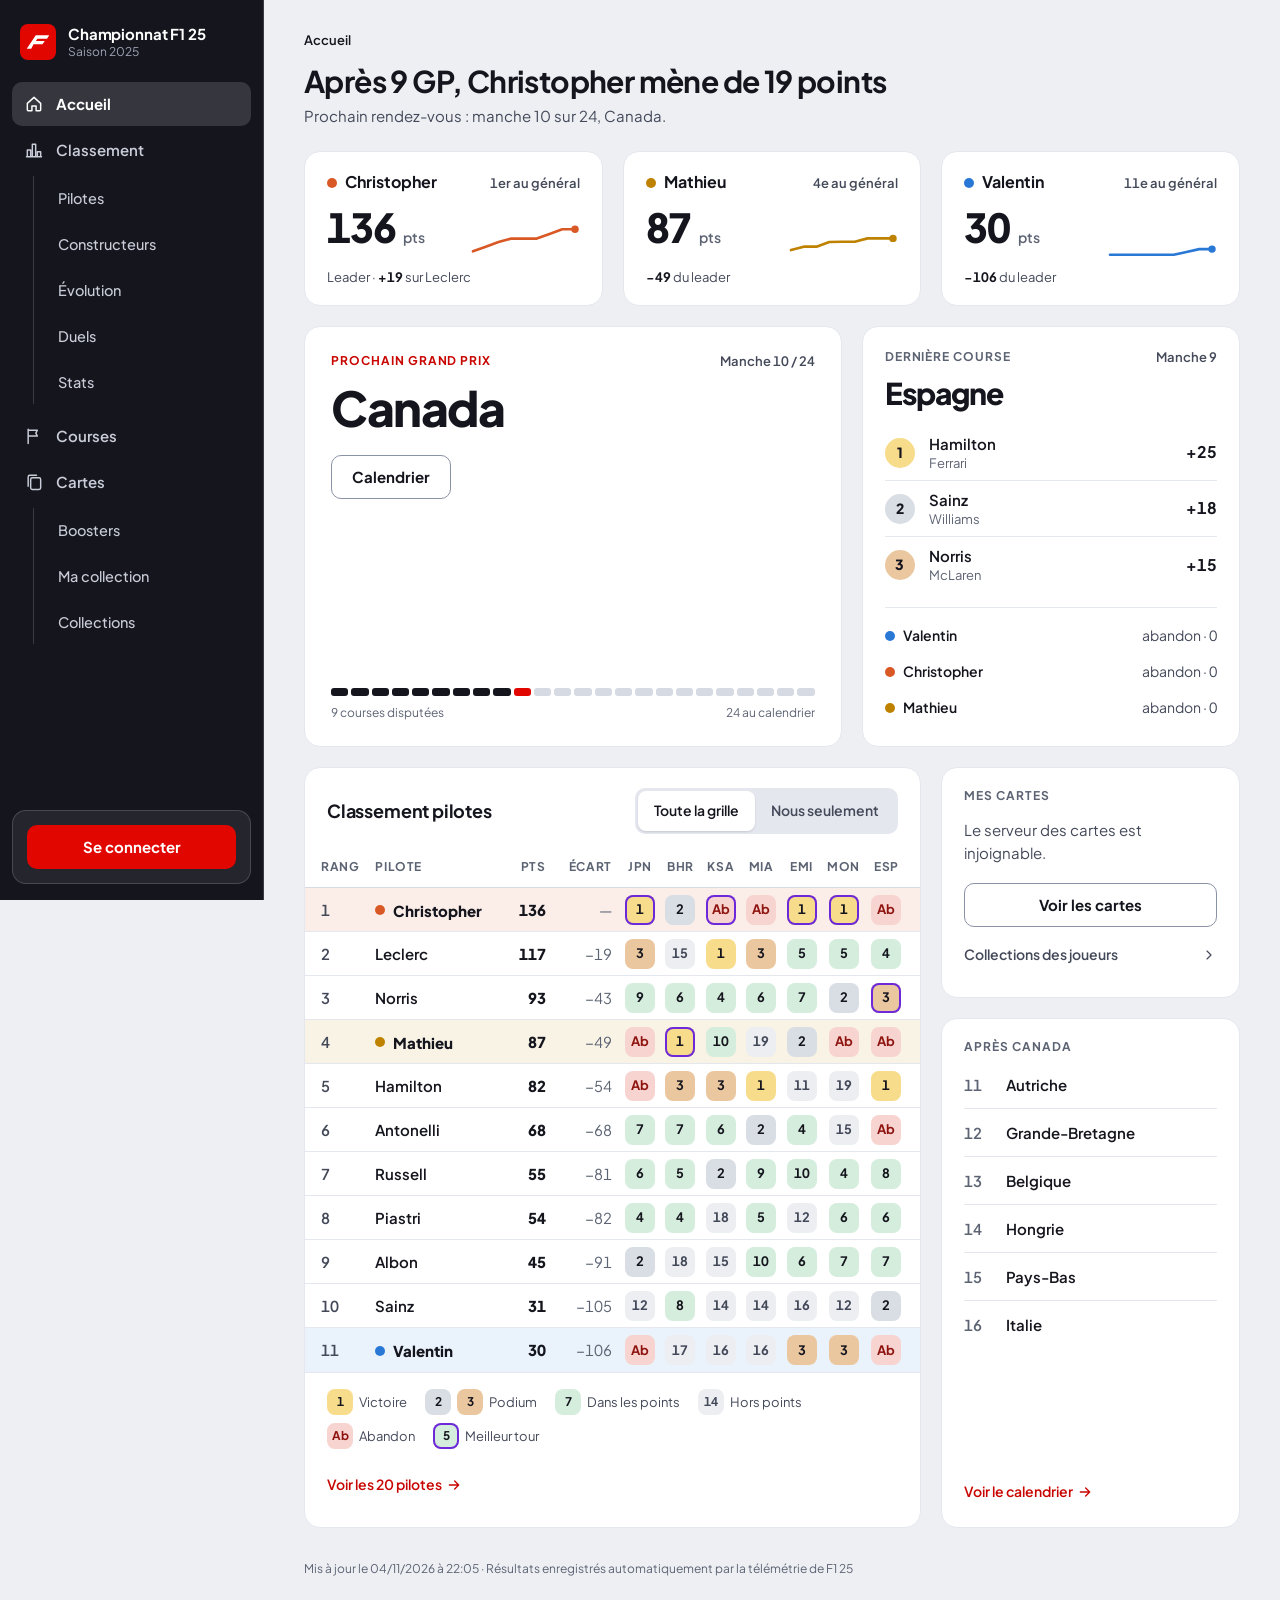
<file: docs/index.html>
<!doctype html>
<html lang="fr">
<head>
  <meta charset="utf-8">
  <meta name="viewport" content="width=device-width, initial-scale=1">
  <title>Championnat F1 25</title>
  <meta name="description" content="Championnat F1 25 entre amis : classement mis à jour après chaque Grand Prix, calendrier, cartes à collectionner et pronostics.">
  <meta name="color-scheme" content="light dark">
  <meta name="theme-color" content="#15151E">
  <link rel="icon" href="data:image/svg+xml,%3Csvg xmlns='http://www.w3.org/2000/svg' viewBox='0 0 32 32'%3E%3Crect width='32' height='32' rx='6' fill='%23e10600'/%3E%3Cpath d='M6 22l8-12h12l-2 3H15.5l-1.4 2H22l-2 3h-8l-2 4z' fill='white'/%3E%3C/svg%3E">
  <link rel="preload" href="fonts/PlusJakartaSans-latin.woff2" as="font" type="font/woff2" crossorigin>
  <link rel="stylesheet" href="site.css?v=202610261507">
  <link rel="stylesheet" href="classement.css?v=202610261507">
  <link rel="stylesheet" href="cartes/cartes.css?v=202610261507">
</head>
<body>
  <a class="evitement" href="#contenu" id="evitement">Aller au contenu</a>

  <svg width="0" height="0" style="position:absolute" aria-hidden="true" focusable="false">
    <defs>
      <!-- Icônes de l'interface (trait fin, couleur du texte) -->
      <symbol id="logo" viewBox="0 0 32 32"><rect width="32" height="32" rx="7" fill="#E10600"/><path d="M6 22l8-12h12l-2 3H15.5l-1.4 2H22l-2 3h-8l-2 4z" fill="#fff"/></symbol>
      <symbol id="i-accueil" viewBox="0 0 24 24"><path d="M4 11.2 12 4l8 7.2V19a1 1 0 0 1-1 1h-4.5v-5.5h-5V20H5a1 1 0 0 1-1-1z"/></symbol>
      <symbol id="i-classement" viewBox="0 0 24 24"><path d="M4 20v-8h4v8M10 20V5h4v15M16 20v-6h4v6M3 20h18"/></symbol>
      <symbol id="i-courses" viewBox="0 0 24 24"><path d="M5 21V4M5 5h11l-1.8 3.5L16 12H5"/></symbol>
      <symbol id="i-cartes" viewBox="0 0 24 24"><rect x="8" y="7" width="12" height="14" rx="2"/><path d="M5 17V6a2 2 0 0 1 2-2h8"/></symbol>
      <symbol id="i-chevron" viewBox="0 0 24 24"><path d="m9 6 6 6-6 6"/></symbol>
      <symbol id="i-fleche" viewBox="0 0 24 24"><path d="M5 12h14M13 6l6 6-6 6"/></symbol>
      <symbol id="i-sortie" viewBox="0 0 24 24"><path d="M10 4H6a2 2 0 0 0-2 2v12a2 2 0 0 0 2 2h4M15 8l4 4-4 4M19 12H9"/></symbol>
      <symbol id="i-horloge" viewBox="0 0 24 24"><circle cx="12" cy="12" r="8"/><path d="M12 8v4.5l3 1.5"/></symbol>
      <!-- Casque stylisé de profil (aucun visage), recoloré par --c1 --c2 --c3 : sert aux cartes -->
      <clipPath id="clip-coque">
        <path d="M26 104 C26 52 68 20 120 20 C162 20 190 50 190 90 L190 150 C190 165 180 175 164 176 L110 178 C60 178 26 152 26 104 Z"/>
      </clipPath>
      <symbol id="casque" viewBox="0 0 200 200">
        <path d="M32 120 L12 130 L22 150 L42 144 Z" style="fill:var(--c3, #222)"/>
        <g clip-path="url(#clip-coque)">
          <path d="M26 104 C26 52 68 20 120 20 C162 20 190 50 190 90 L190 150 C190 165 180 175 164 176 L110 178 C60 178 26 152 26 104 Z" style="fill:var(--c1, #888)"/>
          <path d="M40 70 C64 34 108 20 150 32 L142 48 C110 40 78 50 56 82 Z" style="fill:var(--c2, #ddd)"/>
          <path d="M56 82 C78 50 110 40 142 48 L138 56 C112 50 86 58 64 88 Z" style="fill:var(--c3, #222)"/>
          <path d="M26 104 C26 92 29 80 34 70 L46 78 C41 86 38 95 38 104 C38 120 44 136 54 150 L42 156 C32 142 26 124 26 104 Z" style="fill:var(--c2, #ddd)"/>
          <path d="M118 126 C150 118 176 122 190 130 L190 150 C190 165 180 175 164 176 L118 178 Z" fill="rgba(0,0,0,0.18)"/>
          <path d="M30 128 C52 162 92 180 134 180 L164 178 C182 176 192 164 192 148 L190 142 C160 166 90 170 30 128 Z" fill="rgba(0,0,0,0.3)"/>
          <path d="M56 46 C80 26 112 20 142 26 C112 28 86 38 68 58 Z" fill="rgba(255,255,255,0.22)"/>
          <path d="M94 72 C130 62 170 66 198 82 L198 120 C170 108 134 106 100 114 C90 116 84 110 84 98 C84 86 88 74 94 72 Z" fill="#0d0d14"/>
          <path d="M94 72 C130 62 170 66 198 82 L198 120 C170 108 134 106 100 114 C90 116 84 110 84 98 C84 86 88 74 94 72 Z" fill="none" stroke="rgba(255,255,255,0.22)" stroke-width="2"/>
          <path d="M100 80 C132 72 164 76 192 88 L192 95 C162 84 132 82 102 88 Z" fill="rgba(255,255,255,0.32)"/>
          <path d="M114 104 C140 98 166 100 190 108 L190 114 C166 106 140 106 116 111 Z" fill="rgba(255,255,255,0.08)"/>
          <rect x="108" y="32" width="26" height="6" rx="3" fill="#15151e" opacity="0.8"/>
          <rect x="150" y="146" width="24" height="4" rx="2" fill="#15151e"/>
          <rect x="146" y="154" width="24" height="4" rx="2" fill="#15151e"/>
          <rect x="142" y="162" width="24" height="4" rx="2" fill="#15151e"/>
        </g>
        <circle cx="92" cy="98" r="9" style="fill:var(--c2, #ddd)"/>
        <circle cx="92" cy="98" r="4" style="fill:var(--c3, #222)"/>
      </symbol>
      <symbol id="couronne" viewBox="0 0 24 24">
        <path d="M3 18.5 L4.6 7.5 L9.2 12 L12 4.5 L14.8 12 L19.4 7.5 L21 18.5 Z"/>
        <rect x="3" y="19.5" width="18" height="2" rx="1"/>
      </symbol>
    </defs>
  </svg>

  <div class="site" id="site">

    <!-- Barre latérale : le plan complet du site, toujours visible sur ordinateur -->
    <aside class="lateral" id="lateral">
      <a class="marque" href="#/" aria-label="Accueil du Championnat F1 25">
        <svg class="logo" aria-hidden="true"><use href="#logo"/></svg>
        <span><b id="marque-titre">Championnat F1 25</b><small id="marque-saison">Saison 2025</small></span>
      </a>
      <nav class="menu" id="menu" aria-label="Plan du site">
        <a class="menu-lien" href="#/" data-route="accueil"><svg class="ic" aria-hidden="true"><use href="#i-accueil"/></svg>Accueil</a>
        <a class="menu-lien" href="#/classement" data-route="classement"><svg class="ic" aria-hidden="true"><use href="#i-classement"/></svg>Classement</a>
        <div class="sous-menu">
          <a class="menu-lien" href="#/classement/pilotes" data-route="classement/pilotes">Pilotes</a>
          <a class="menu-lien" href="#/classement/constructeurs" data-route="classement/constructeurs">Constructeurs</a>
          <a class="menu-lien" href="#/classement/evolution" data-route="classement/evolution">Évolution</a>
          <a class="menu-lien" href="#/classement/duels" data-route="classement/duels">Duels</a>
          <a class="menu-lien" href="#/classement/stats" data-route="classement/stats">Stats</a>
        </div>
        <a class="menu-lien" href="#/courses" data-route="courses"><svg class="ic" aria-hidden="true"><use href="#i-courses"/></svg>Courses</a>
        <a class="menu-lien" href="#/cartes" data-route="cartes"><svg class="ic" aria-hidden="true"><use href="#i-cartes"/></svg>Cartes</a>
        <div class="sous-menu">
          <a class="menu-lien" href="#/cartes/boosters" data-route="cartes/boosters">Boosters</a>
          <a class="menu-lien" href="#/cartes/collection" data-route="cartes/collection">Ma collection</a>
          <a class="menu-lien" href="#/cartes/collections" data-route="cartes/collections">Collections</a>
          <a class="menu-lien" href="#/cartes/pronostics" data-route="cartes/pronostics" id="menu-pronostics" hidden>Pronostics</a>
        </div>
      </nav>
      <div class="compte" id="compte"></div>
    </aside>

    <div class="zone">
      <!-- Téléphone : barre d'application en haut (la barre latérale n'existe pas) -->
      <header class="barre-app" id="barre-app">
        <a class="marque-mobile" href="#/"><svg class="logo" aria-hidden="true"><use href="#logo"/></svg>Championnat F1 25</a>
        <div class="compte-mobile" id="compte-mobile"></div>
      </header>

      <div data-section="cartes">
        <div class="bandeau-demo" id="bandeau-demo" hidden>
          <span><strong>Mode démo</strong> : 40 boosters par pilote et 3 offerts à chacun pour essayer. Rien n’est conservé.</span>
          <button type="button" class="lien-bouton" id="btn-reinit-demo">Réinitialiser la démo</button>
        </div>
      </div>

      <main class="contenu" id="contenu" tabindex="-1">
        <nav class="fil-ariane" id="fil-ariane" aria-label="Fil d'Ariane"></nav>
        <header class="entete-page" id="entete-page">
          <div class="entete-texte">
            <h1 id="titre-page" tabindex="-1">Championnat F1 25</h1>
            <p id="sous-titre-page"></p>
          </div>
          <div class="entete-actions" id="entete-actions"></div>
        </header>
        <nav class="sous-menu-mobile" id="sous-menu-mobile" aria-label="Sections" hidden></nav>
        <noscript><p class="vide">Ce site a besoin de JavaScript pour afficher le classement.</p></noscript>

        <!-- ============================ Accueil ============================ -->
        <section class="panneau" id="accueil" hidden>
          <div id="accueil-contenu"><div class="vide">Chargement…</div></div>
        </section>

        <!-- ============================ Classement ============================ -->
        <section class="panneau" id="pilotes" hidden>
          <h2 class="sr-seulement">Classement pilotes</h2>
          <div class="bascule" data-filtre="pilotes" data-entete-actions role="group" aria-label="Pilotes affichés">
            <button type="button" data-valeur="tous" aria-pressed="true">Toute la grille</button>
            <button type="button" data-valeur="nous" aria-pressed="false">Nous seulement</button>
          </div>
          <div id="table-pilotes"></div>
        </section>

        <section class="panneau" id="ecuries" hidden>
          <h2 class="sr-seulement">Classement constructeurs</h2>
          <div id="table-ecuries"></div>
        </section>

        <section class="panneau" id="evolution" hidden>
          <h2 class="sr-seulement">Évolution du classement</h2>
          <div class="bascule" data-filtre="evolution" data-entete-actions role="group" aria-label="Mesure affichée">
            <button type="button" data-valeur="points" aria-pressed="true">Points</button>
            <button type="button" data-valeur="rang" aria-pressed="false">Position</button>
          </div>
          <div class="bloc cl-graph" id="evolution-carte">
            <p class="cl-graph-titre" id="graphique-titre"></p>
            <div class="cl-legende" id="legende"></div>
            <div class="cl-graph-zone" id="graphique"></div>
            <details class="cl-valeurs" id="evolution-valeurs">
              <summary>Voir les valeurs</summary>
              <div class="cl-defile" id="evolution-table"></div>
            </details>
          </div>
          <div class="vide" id="evolution-vide" hidden>Le graphique apparaîtra après le premier Grand Prix.</div>
        </section>

        <section class="panneau" id="duels" hidden>
          <h2 class="sr-seulement">Duels</h2>
          <div class="cl-duels" id="liste-duels"></div>
          <div id="matrice-duels"></div>
        </section>

        <section class="panneau" id="stats" hidden>
          <h2 class="sr-seulement">Stats pilotes</h2>
          <div class="bascule" data-filtre="stats" data-entete-actions role="group" aria-label="Pilotes affichés">
            <button type="button" data-valeur="nous" aria-pressed="true">Nous seulement</button>
            <button type="button" data-valeur="tous" aria-pressed="false">Toute la grille</button>
          </div>
          <div id="table-stats"></div>
        </section>

        <!-- ============================ Courses ============================ -->
        <section class="panneau" id="courses" hidden>
          <h2 class="sr-seulement">Calendrier des courses</h2>
          <div id="courses-hero"></div>
          <ol class="cl-liste-gp" id="liste-calendrier" aria-label="Calendrier des Grands Prix"></ol>
        </section>

        <!-- ============================ Cartes ============================ -->
        <div class="intro-cartes" id="intro-cartes" data-section="cartes" hidden>
          <p class="etat-cartes" id="sous-titre-cartes" role="status"></p>
        </div>

        <section class="panneau section" id="boosters" hidden>
          <h2 class="sr-seulement">Boosters</h2>

          <div class="kpis" id="boosters-compteur" role="group" aria-label="Mon état" hidden>
            <article class="bloc kpi" id="kpi-dispo">
              <span class="sur">Boosters à ouvrir</span>
              <div class="kpi-val n" id="kpi-dispo-val">0</div>
              <p class="kpi-sous" id="kpi-dispo-sous"></p>
            </article>
            <article class="bloc kpi" id="offerts" hidden>
              <span class="sur">Boosters offerts</span>
              <div class="kpi-val n" id="offerts-stock">0 / 0</div>
              <div class="barre" aria-hidden="true"><i id="offerts-progres"></i></div>
              <p class="chrono"><svg class="ic" aria-hidden="true"><use href="#i-horloge"/></svg><span id="offerts-texte"></span></p>
            </article>
            <article class="bloc kpi" id="kpi-fragments">
              <span class="sur">Fragments</span>
              <div class="kpi-val n" id="kpi-fragments-val">0</div>
            </article>
            <article class="bloc kpi" id="kpi-collection">
              <span class="sur">Collection</span>
              <div class="kpi-val n"><b id="kpi-collection-val">0</b> <small id="kpi-collection-total">/ 0</small></div>
              <div class="barre" id="kpi-collection-barre-zone" role="img" aria-label=""><i id="kpi-collection-barre"></i></div>
            </article>
          </div>

          <section class="bloc ouvrir sombre" aria-labelledby="t-ouvrir">
            <div class="ouvrir-tete">
              <h2 id="t-ouvrir">Ouvrir des boosters</h2>
              <p class="regle"><span class="ratio-boosters pour-pilotes">1 point au championnat = 1 booster</span><span class="aide-offerts" data-forme="courte" hidden></span><span class="aide-spectateur" hidden></span></p>
            </div>
            <div class="scene" id="scene">
              <div class="paquet" id="paquet">
                <div class="couche haut" id="paquet-haut"></div>
                <div class="couche bas" id="paquet-bas"></div>
                <span class="paquet-multiple" id="paquet-multiple" hidden></span>
              </div>
              <div class="main-cartes" id="main-cartes" hidden></div>
            </div>
            <p class="indication" id="indication" role="status" aria-live="polite"></p>
            <div id="boosters-zone" hidden>
              <div class="actions" id="boosters-actions">
                <button type="button" class="bouton" id="btn-ouvrir-1">Ouvrir 1</button>
                <button type="button" class="bouton secondaire" id="btn-ouvrir-10">Ouvrir 10</button>
                <button type="button" class="bouton secondaire" id="btn-ouvrir-tout">Tout ouvrir</button>
                <button type="button" class="bouton secondaire" id="btn-tout-reveler" hidden>Tout révéler</button>
              </div>
            </div>
            <div class="hors-ligne" id="boosters-hors-ligne" hidden>
              <p>Connectez-vous pour ouvrir vos boosters.</p>
              <div class="actions">
                <button type="button" class="bouton" data-action="connexion">Se connecter</button>
                <button type="button" class="bouton secondaire" data-action="creation" hidden>Créer un compte spectateur</button>
              </div>
            </div>
          </section>

          <div class="bloc recap" id="recap" hidden></div>

          <section class="bloc chances" aria-labelledby="t-chances">
            <div class="chances-tete"><h3 id="t-chances">Chances par carte</h3><span>Hors Mythique</span></div>
            <div class="chances-barre" id="chances-barre" role="img" aria-label=""></div>
            <ul class="chances-liste" id="chances-liste"></ul>
            <p class="chances-myth" id="chances-mythique"></p>
          </section>

          <details class="det">
            <summary>Comment ça marche ?<svg class="ic" viewBox="0 0 24 24" aria-hidden="true"><path d="m6 9 6 6 6-6"/></svg></summary>
            <div class="det-c">
              <ul class="regles">
                <li id="aide-booster">Un booster contient 5 cartes ; la dernière est au moins Peu commune.</li>
                <li class="pour-pilotes"><span class="ratio-boosters">1 point au championnat = 1 booster</span>.</li>
                <li class="aide-offerts" data-forme="longue" hidden></li>
                <li class="aide-spectateur" hidden></li>
                <li>Un doublon est recyclé en fragments ; les fragments servent à fabriquer la carte qui vous manque.</li>
                <li id="aide-catalogue"></li>
              </ul>
            </div>
          </details>
          <details class="det">
            <summary>Raretés, doublons et fabrication<svg class="ic" viewBox="0 0 24 24" aria-hidden="true"><path d="m6 9 6 6 6-6"/></svg></summary>
            <div class="det-c"><div class="tableau-defilant"><table id="table-raretes"></table></div></div>
          </details>
        </section>

        <section class="panneau section" id="collection" hidden>
          <div class="bloc album-tete">
            <div class="album-qui">
              <h2 id="album-titre">Collection</h2>
              <p class="aide" id="album-aide"></p>
            </div>
            <div class="progression" role="group" aria-label="Progression de la collection">
              <span class="prog-texte n" id="prog-texte">0 / 0</span>
              <div class="barre" aria-hidden="true"><i id="prog-barre"></i></div>
              <small class="n" id="prog-pct">0 %</small>
            </div>
          </div>
          <div class="bandeau-lecture" id="album-lecture" hidden>
            <span class="pastille" aria-hidden="true"></span>
            <span id="album-lecture-texte"></span>
            <button type="button" class="bouton secondaire petit" id="btn-mon-album">Revenir à mon album</button>
          </div>
          <div class="resume" id="resume"></div>
          <div class="filtres bloc">
            <input type="search" id="filtre-recherche" placeholder="Rechercher un pilote…" aria-label="Rechercher un pilote" autocomplete="off">
            <select id="filtre-rarete" aria-label="Filtrer par rareté"><option value="">Toutes les raretés</option></select>
            <select id="filtre-ecurie" aria-label="Filtrer par écurie"><option value="">Toutes les écuries</option></select>
            <div class="bascule" id="filtre-possession" role="group" aria-label="Cartes affichées">
              <button type="button" data-valeur="toutes" aria-pressed="true">Toutes</button>
              <button type="button" data-valeur="possedees" aria-pressed="false">Possédées</button>
              <button type="button" data-valeur="manquantes" aria-pressed="false">Manquantes</button>
            </div>
            <span class="filtres-compte n" id="filtres-compte"></span>
          </div>
          <div class="minis" id="album"></div>
          <div class="vide" id="album-vide" hidden>Aucune carte ne correspond à ces filtres.</div>
        </section>

        <section class="panneau section" id="collections" hidden>
          <h2 class="sr-seulement">Collections des joueurs</h2>
          <p class="aide">Cliquez sur un joueur pour feuilleter son album.</p>
          <div class="cartes joueurs" id="joueurs"></div>
          <div id="spectateurs-zone" hidden>
            <h3>Spectateurs</h3>
            <p class="aide">Ils collectionnent et pronostiquent, sans points au championnat.</p>
            <div class="cartes joueurs" id="spectateurs"></div>
          </div>
          <h3>Dernières grosses cartes</h3>
          <p class="aide">Les 30 dernières cartes Épique ou mieux, la plus récente en premier.</p>
          <ol class="fil" id="fil"></ol>
        </section>

        <section class="panneau section" id="pronostics" hidden>
          <h2 class="sr-seulement">Pronostics</h2>
          <div id="pronos-corps">
          <div class="puces pronos-tete" id="pronos-etat"></div>
          <p class="aide">Avant chaque Grand Prix, devinez le meilleur d’entre vous et l’ordre d’arrivée des pilotes : un pari juste rapporte des boosters.</p>
          <details class="det">
            <summary>Comment ça marche ?<svg class="ic" viewBox="0 0 24 24" aria-hidden="true"><path d="m6 9 6 6 6-6"/></svg></summary>
            <div class="det-c">
              <ul class="regles">
                <li>Aucune mise : on ne perd jamais rien.</li>
                <li>Plus la cote est haute, plus le pari juste rapporte.<span id="pronos-regles"></span></li>
                <li>Les pronostics ferment au départ de la course ; les paris des autres restent secrets jusque-là.</li>
              </ul>
            </div>
          </details>
          <div class="vide" id="pronos-hors-ligne" hidden>
            <p>Connectez-vous pour faire votre pronostic.</p>
            <div class="actions">
              <button type="button" class="bouton" data-action="connexion">Se connecter</button>
              <button type="button" class="bouton secondaire" data-action="creation" hidden>Créer un compte spectateur</button>
            </div>
          </div>
          <div id="pronos-gp"></div>
          <h3>Derniers résultats</h3>
          <div id="pronos-historique"></div>
          <h3>Classement des pronostics</h3>
          <div class="tableau-defilant"><table id="pronos-classement"></table></div>
          </div>
        </section>
      </main>

      <footer class="pied" id="pied">
        <p id="pied-maj"></p>
        <div data-section="cartes">
          <details class="credits" id="credits" hidden>
            <summary id="credits-titre">Crédits photos</summary>
            <p class="aide">Photos de Wikimedia Commons sous licences libres (CC BY, CC BY-SA, CC0, domaine public) : auteur et licence ci-dessous. Les cartes Mythiques montrent la photo personnelle du pilote quand il en a donné une.</p>
            <ul class="credits-liste" id="credits-liste"></ul>
          </details>
          <p id="pied-cartes"></p>
        </div>
      </footer>
    </div>

    <!-- Téléphone : le menu principal devient une barre d'onglets en bas -->
    <nav class="onglets-bas" id="onglets-bas" aria-label="Menu principal">
      <a href="#/" data-route="accueil"><svg class="ic" aria-hidden="true"><use href="#i-accueil"/></svg><span>Accueil</span></a>
      <a href="#/classement" data-route="classement"><svg class="ic" aria-hidden="true"><use href="#i-classement"/></svg><span>Classement</span></a>
      <a href="#/courses" data-route="courses"><svg class="ic" aria-hidden="true"><use href="#i-courses"/></svg><span>Courses</span></a>
      <a href="#/cartes" data-route="cartes"><svg class="ic" aria-hidden="true"><use href="#i-cartes"/></svg><span>Cartes</span></a>
    </nav>
  </div>

  <div class="modale" id="modale-connexion" hidden>
    <form class="modale-contenu" id="form-connexion" novalidate role="dialog" aria-modal="true" aria-labelledby="connexion-titre">
      <h2 id="connexion-titre">Connexion</h2>
      <div class="bascule connexion-mode" id="connexion-mode" role="group" aria-label="Type de compte" hidden>
        <button type="button" data-mode="pilote" aria-pressed="true">Pilote</button>
        <button type="button" data-mode="spectateur" aria-pressed="false">Spectateur</button>
      </div>
      <div class="bascule connexion-mode" id="connexion-sous-mode" role="group" aria-label="Compte spectateur" hidden>
        <button type="button" data-sous="connexion" aria-pressed="true">J’ai un compte</button>
        <button type="button" data-sous="creation" aria-pressed="false">Créer un compte</button>
      </div>
      <label class="champ" id="champ-pilote">
        <span>Prénom</span>
        <select id="connexion-nom" required></select>
      </label>
      <label class="champ" id="champ-pseudo" hidden>
        <span>Pseudo</span>
        <input type="text" id="connexion-pseudo" maxlength="20" autocomplete="username" autocapitalize="off" spellcheck="false">
      </label>
      <label class="champ">
        <span>Mot de passe</span>
        <input type="password" id="connexion-mdp" minlength="4" required autocomplete="current-password">
      </label>
      <p class="aide" id="connexion-aide">Première connexion : le mot de passe saisi devient le vôtre (4 caractères minimum).</p>
      <p class="erreur" id="connexion-erreur" role="alert" hidden></p>
      <div class="actions">
        <button type="submit" class="bouton" id="connexion-valider">Se connecter</button>
        <button type="button" class="bouton secondaire" id="connexion-annuler">Annuler</button>
      </div>
    </form>
  </div>

  <div class="loupe sombre" id="loupe" hidden role="dialog" aria-modal="true" aria-label="Carte en grand">
    <div class="loupe-contenu">
      <div id="loupe-carte"></div>
      <div class="loupe-infos" id="loupe-infos"></div>
      <button type="button" class="bouton secondaire" id="loupe-fermer">Fermer</button>
    </div>
  </div>

  <div class="notification" id="notification" hidden></div>
  <div class="infobulle" id="infobulle" hidden></div>

  <script src="champ.js?v=202610261507"></script>
  <script src="site.js?v=202610261507"></script>
  <script src="app.js?v=202610261507"></script>
  <script src="cartes/config.js?v=202610261507"></script>
  <script src="cartes/cartes.js?v=202610261507"></script>
</body>
</html>
</file>
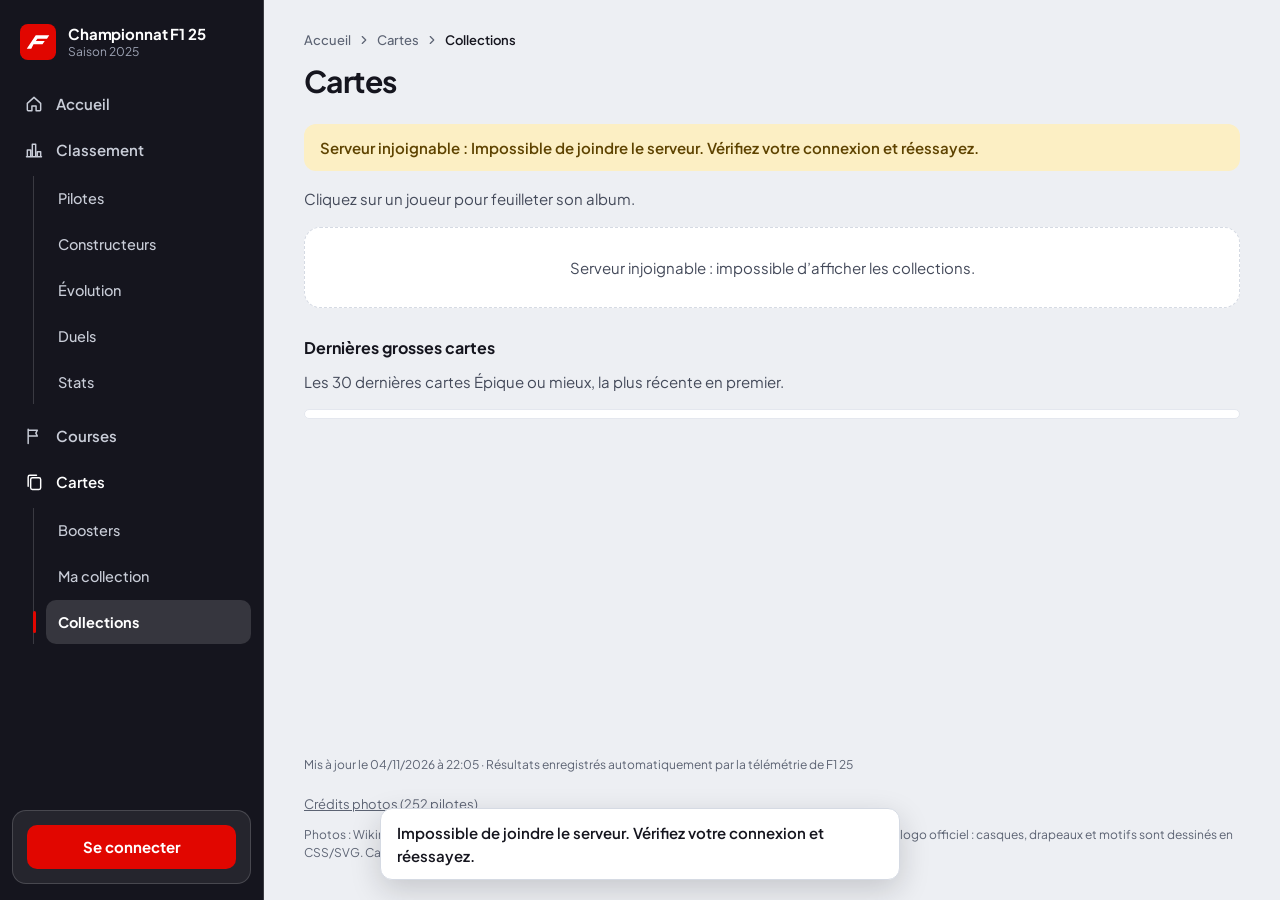
<file: docs/cartes/index.html>
<!doctype html>
<html lang="fr">
<head>
  <meta charset="utf-8">
  <meta name="viewport" content="width=device-width, initial-scale=1">
  <title>Cartes — Championnat F1 25</title>
  <meta name="robots" content="noindex">
  <noscript><meta http-equiv="refresh" content="0;url=../#/cartes"></noscript>
  <script>
    /* Les cartes ont rejoint le site (../#/cartes/…) : cette page n'existe plus que pour les anciens liens (#boosters, #collection…). */
    (function () {
      var h = location.hash.replace('#', '');
      var vue = { boosters: 1, collection: 1, collections: 1, pronostics: 1 }[h] ? '/' + h : '';
      location.replace('../' + location.search + '#/cartes' + vue);
    })();
  </script>
</head>
<body>
  <p><a href="../#/cartes">Les cartes ont rejoint le site : cliquez ici si rien ne se passe.</a></p>
</body>
</html>
</file>
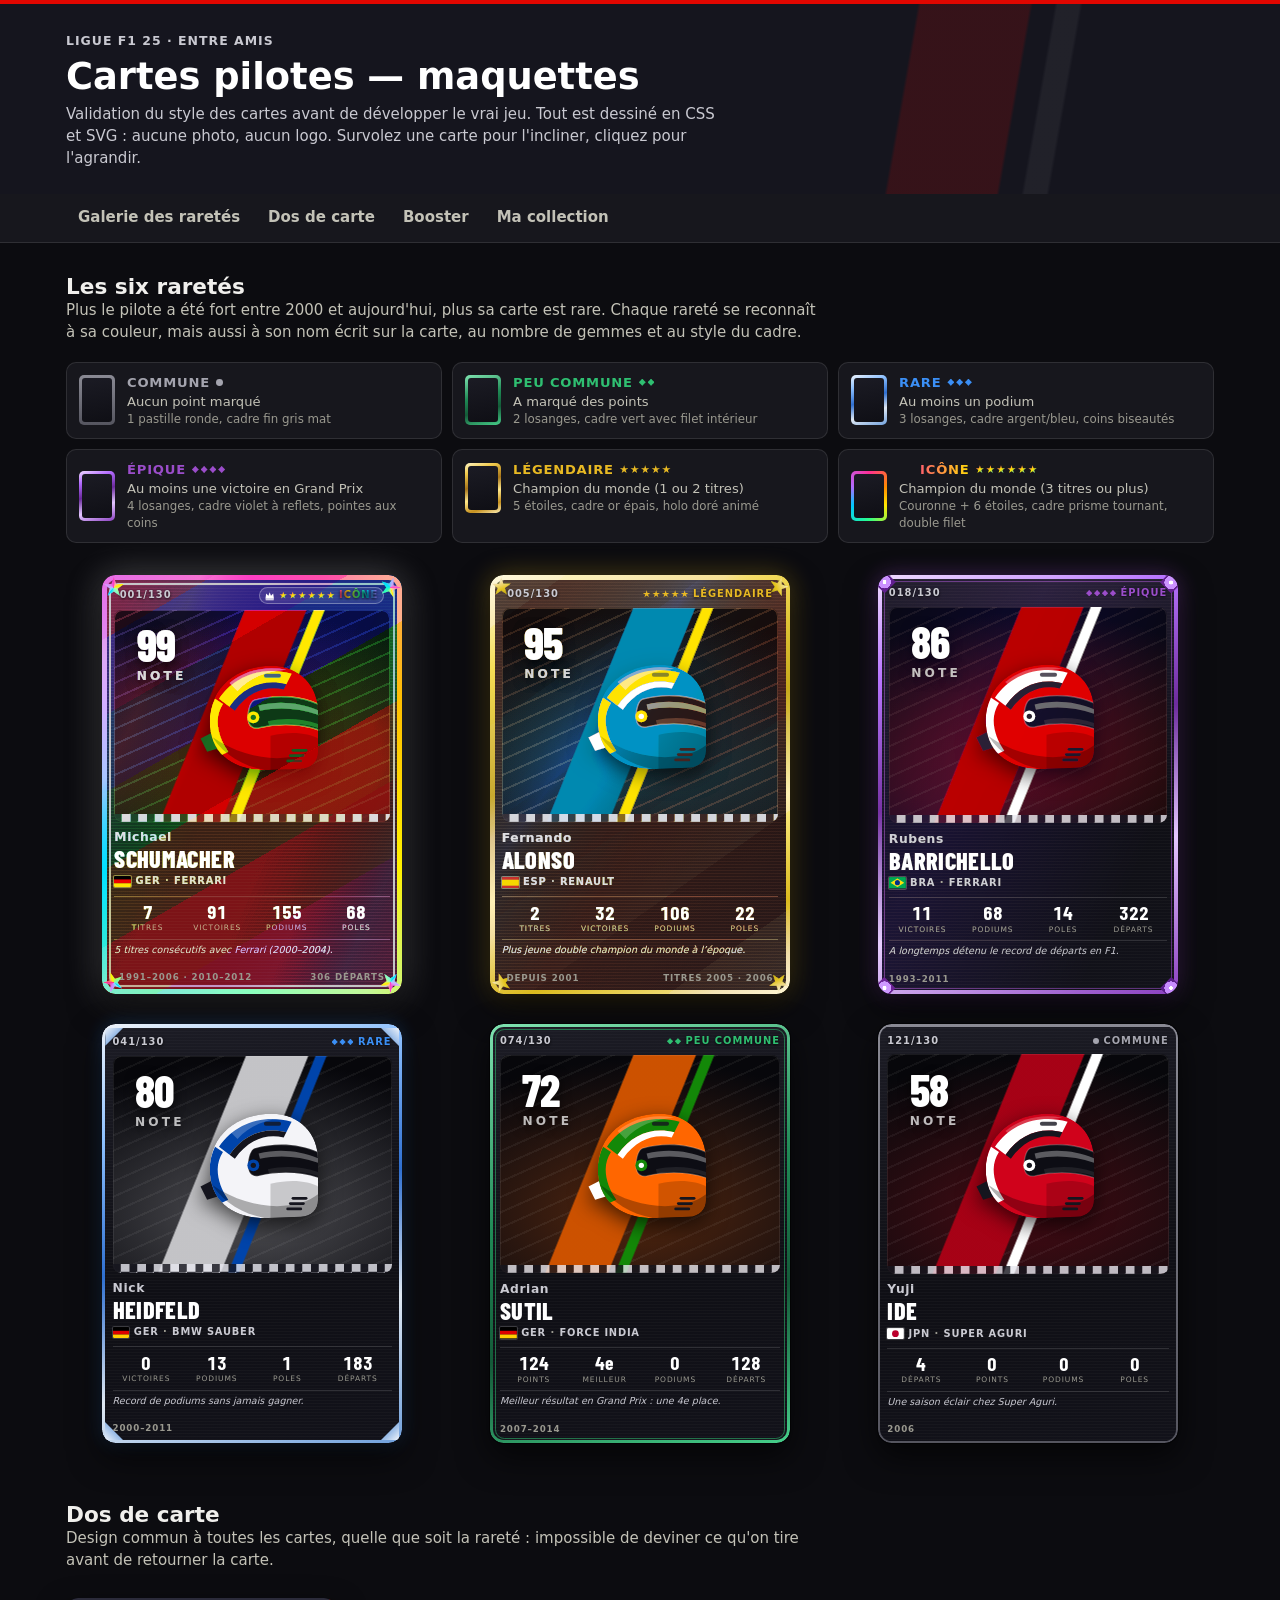
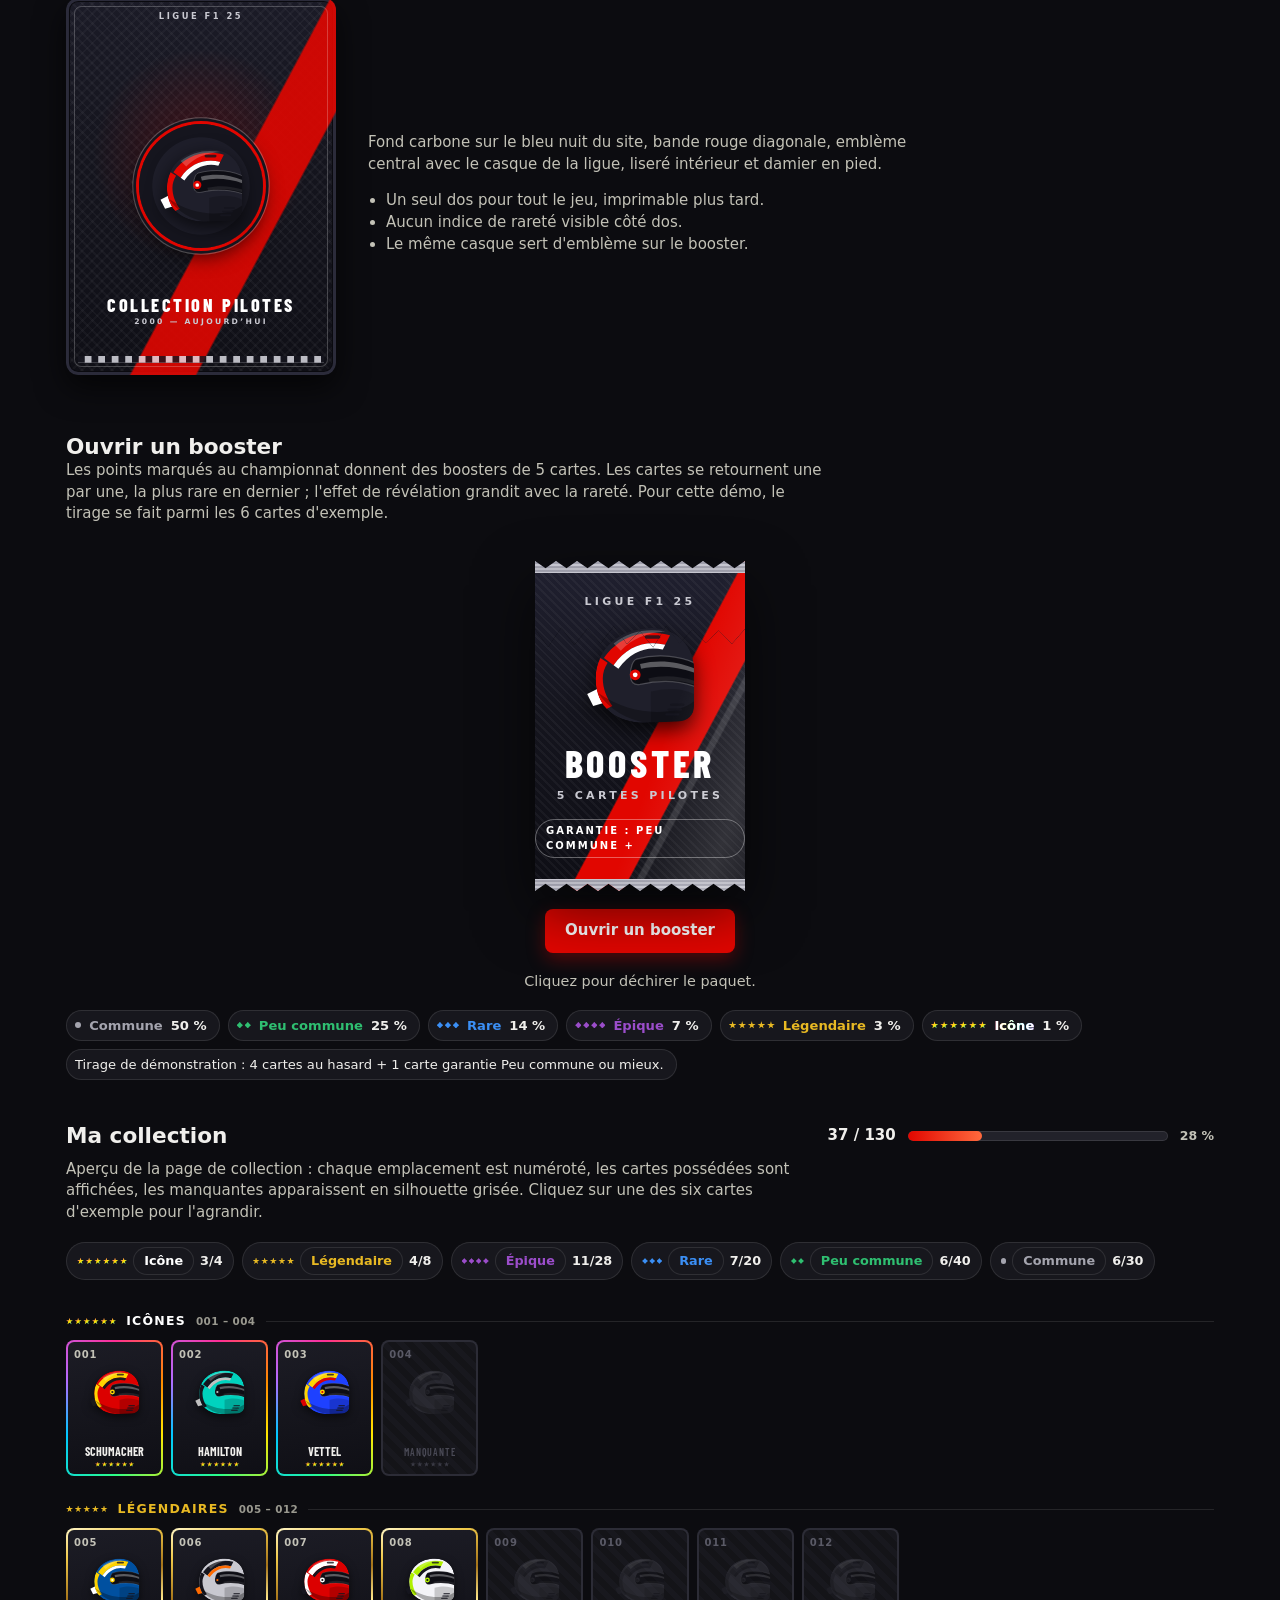
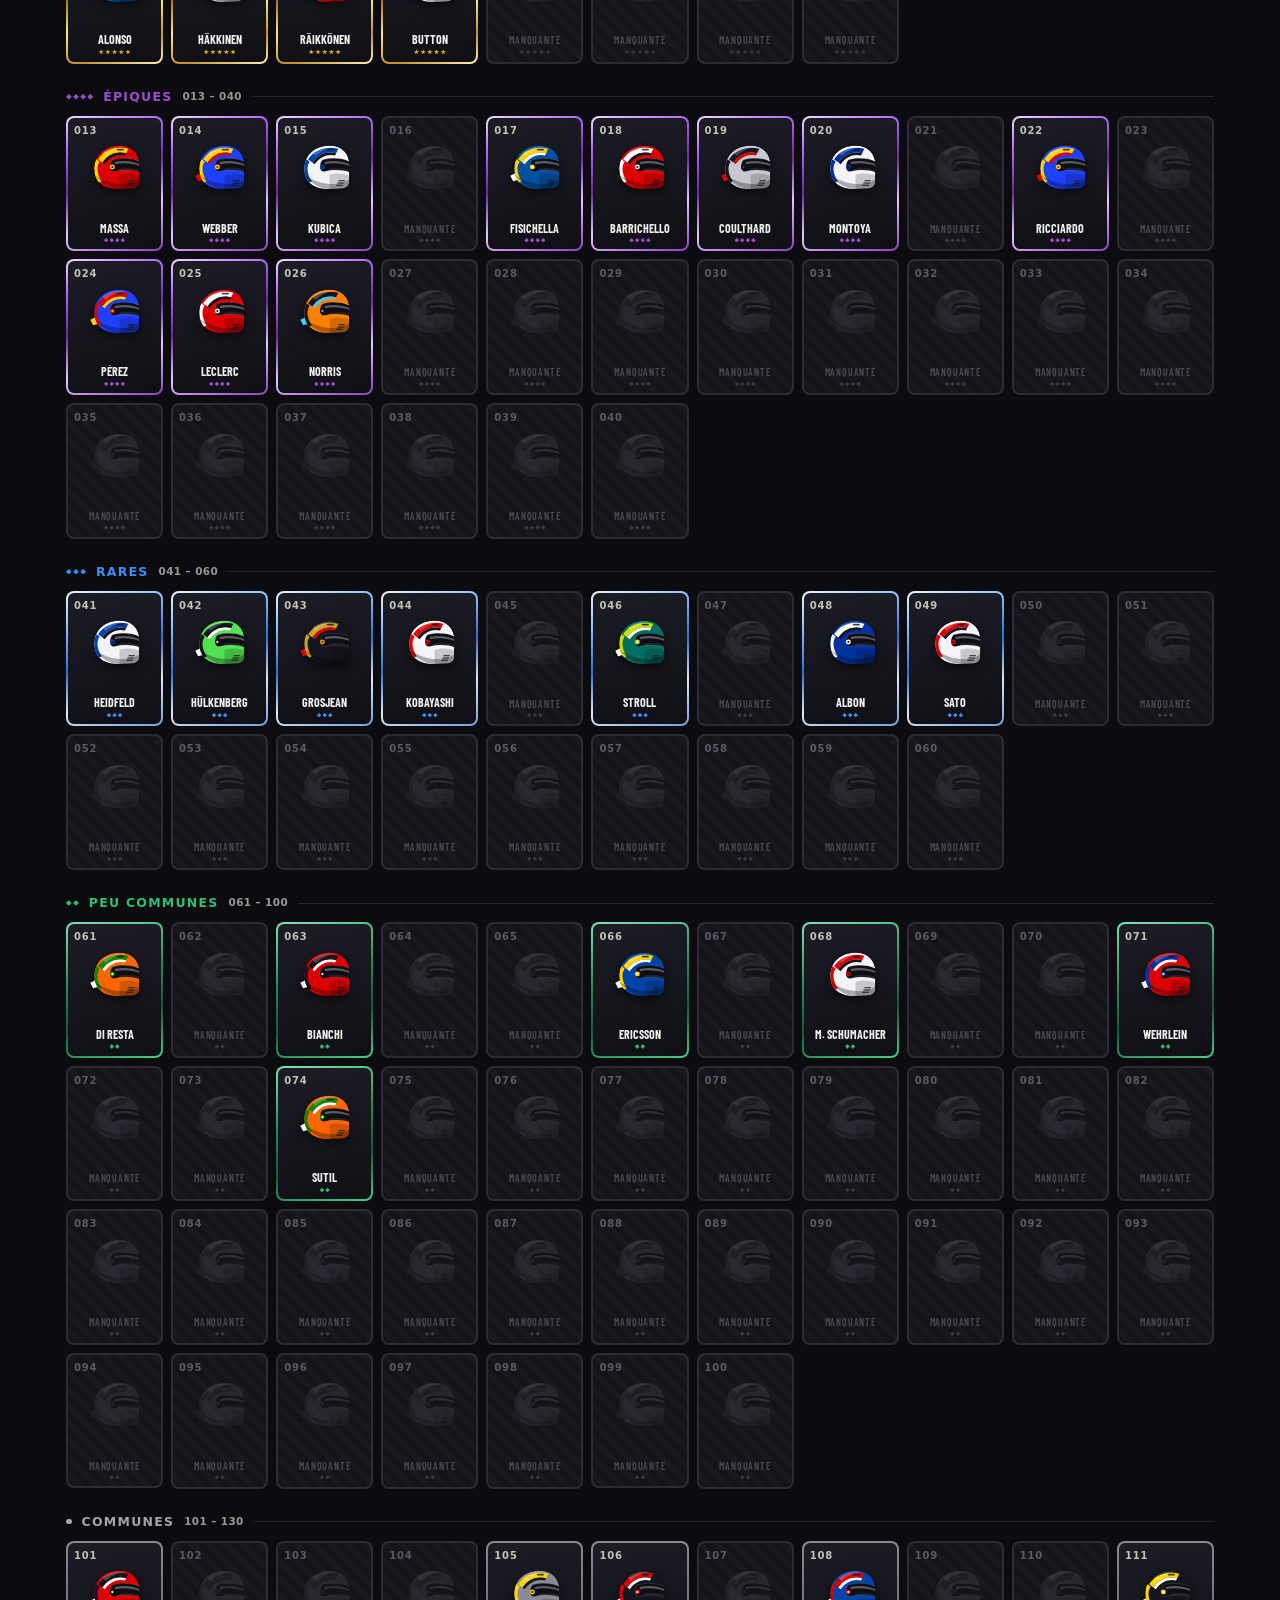
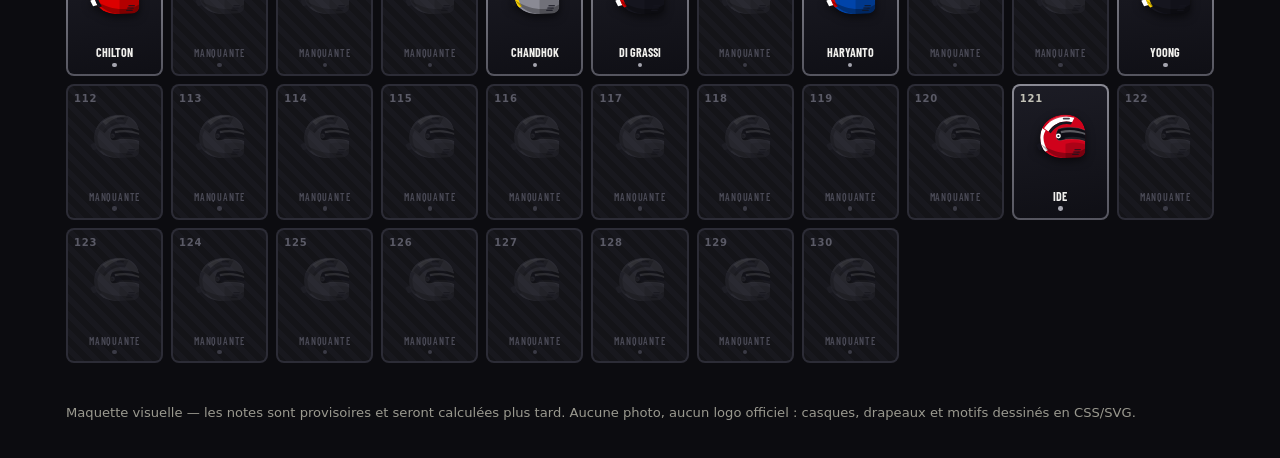
<file: maquettes/cartes.html>
<!DOCTYPE html>
<html lang="fr">
<head>
<meta charset="utf-8">
<meta name="viewport" content="width=device-width, initial-scale=1">
<title>Cartes pilotes — maquettes</title>
<meta name="description" content="Maquettes des cartes à collectionner de la ligue F1 25 : raretés, dos, booster et collection.">
<link rel="preconnect" href="https://fonts.googleapis.com">
<link rel="preconnect" href="https://fonts.gstatic.com" crossorigin>
<link href="https://fonts.googleapis.com/css2?family=Barlow+Condensed:wght@600;700;800&display=swap" rel="stylesheet">
<style>
/* ======================================================================
   Base (cohérent avec docs/style.css : en-tête #15151e, accent #e10600)
   ====================================================================== */
:root {
  color-scheme: dark;
  --page: #0c0c10;
  --surface: #17171d;
  --surface-2: #22222a;
  --encre: #f0efec;
  --encre-2: #c3c2b7;
  --discret: #9a998f;
  --bordure: rgba(255, 255, 255, 0.10);
  --accent: #e10600;
  --entete: #15151e;
  --entete-encre: #ffffff;
  --entete-encre-2: #c9c9d1;
  --police-titre: "Barlow Condensed", "Bahnschrift", "Arial Narrow", "Segoe UI", system-ui, sans-serif;

  /* Couleurs des raretés */
  --rc-commune: #a4a4ae;
  --rc-peu: #2fbf71;
  --rc-rare: #3b8ff5;
  --rc-epique: #9b4dca;
  --rc-legendaire: #e8b923;
  --rc-icone: #ffffff;
}
@property --angle { syntax: "<angle>"; inherits: false; initial-value: 0deg; }

* { box-sizing: border-box; }
[hidden] { display: none !important; }
html { -webkit-text-size-adjust: 100%; scroll-behavior: smooth; }
body {
  margin: 0;
  background: var(--page);
  color: var(--encre);
  font: 15px/1.45 system-ui, -apple-system, "Segoe UI", Roboto, sans-serif;
  overflow-x: hidden;
}
h1, h2, h3 { line-height: 1.15; margin: 0; }
h2 { font-size: 1.35rem; }
button { font: inherit; color: inherit; }
.conteneur { max-width: 1180px; margin: 0 auto; padding: 0 16px; }

.entete {
  background: var(--entete);
  color: var(--entete-encre);
  border-top: 4px solid var(--accent);
  padding: 28px 0 24px;
  position: relative; overflow: hidden;
}
.entete::after {
  content: ""; position: absolute; right: -40px; top: 0; bottom: 0; width: 46%;
  background:
    linear-gradient(100deg, transparent 30%, rgba(225, 6, 0, 0.16) 30.5% 48%, transparent 48.5%),
    linear-gradient(100deg, transparent 52%, rgba(255, 255, 255, 0.05) 52.5% 56%, transparent 56.5%);
  pointer-events: none;
}
.surtitre {
  margin: 0 0 6px; font-size: 0.78rem; font-weight: 700; letter-spacing: 0.08em;
  text-transform: uppercase; color: var(--entete-encre-2);
}
.entete h1 { font-size: clamp(1.6rem, 4vw, 2.3rem); font-weight: 800; }
.sous-titre { margin: 6px 0 0; color: var(--entete-encre-2); max-width: 70ch; }

.onglets { position: sticky; top: 0; z-index: 20; background: var(--surface); border-bottom: 1px solid var(--bordure); }
.onglets-liste { display: flex; gap: 4px; overflow-x: auto; scrollbar-width: none; }
.onglets-liste::-webkit-scrollbar { display: none; }
.onglets a {
  flex: 0 0 auto; padding: 13px 12px 11px; color: var(--encre-2); text-decoration: none; font-weight: 600;
  border-bottom: 3px solid transparent;
}
.onglets a:hover { color: var(--encre); border-bottom-color: var(--accent); }

.section { padding: 32px 0 12px; scroll-margin-top: 56px; }
.section-tete { display: flex; align-items: center; justify-content: space-between; gap: 12px; flex-wrap: wrap; margin-bottom: 10px; }
.aide { color: var(--encre-2); margin: 0 0 18px; max-width: 80ch; }
.pied { color: var(--discret); font-size: 0.82rem; padding-top: 28px; padding-bottom: 36px; }

.bouton {
  border: 0; border-radius: 8px; padding: 11px 20px; cursor: pointer; font-weight: 700;
  background: var(--accent); color: #fff; box-shadow: 0 6px 18px rgba(225, 6, 0, 0.35);
  transition: transform .15s, box-shadow .15s, filter .15s;
}
.bouton:hover { filter: brightness(1.08); transform: translateY(-1px); }
.bouton:active { transform: translateY(1px); }
.bouton:disabled { opacity: .5; cursor: default; transform: none; filter: none; }
.bouton.secondaire { background: var(--surface-2); color: var(--encre); box-shadow: none; }

/* ======================================================================
   Légende des raretés
   ====================================================================== */
.legende-raretes { list-style: none; margin: 0 0 24px; padding: 0; display: grid; grid-template-columns: repeat(auto-fill, minmax(300px, 1fr)); gap: 10px; }
.legende-raretes li {
  background: var(--surface); border: 1px solid var(--bordure); border-radius: 10px; padding: 10px 12px;
  display: grid; grid-template-columns: auto 1fr; grid-template-rows: auto auto auto; column-gap: 12px; align-content: start; min-width: 0;
}
.legende-raretes li > span { min-width: 0; }
.echantillon {
  grid-row: 1 / span 3; width: 36px; height: 50px; border-radius: 5px; padding: 3px;
  background: var(--cadre); position: relative; align-self: center;
}
.echantillon::after { content: ""; position: absolute; inset: 3px; border-radius: 3px; background: linear-gradient(170deg, #1b1b24, #0f0f15); }
.legende-raretes .rarete-nom { font-weight: 800; text-transform: uppercase; letter-spacing: 0.06em; font-size: 0.82rem; color: var(--rc); display: flex; flex-wrap: wrap; align-items: center; gap: 6px; }
.legende-raretes .regle { font-size: 0.82rem; color: var(--encre-2); }
.legende-raretes .indice { font-size: 0.74rem; color: var(--discret); }
.legende-raretes .gemmes { font-size: 11px; }

/* ======================================================================
   Gemmes (indice non coloré : nombre et forme)
   ====================================================================== */
.gemmes { display: inline-flex; gap: 0.18em; align-items: center; vertical-align: middle; }
.gemmes b {
  width: 0.62em; height: 0.62em; display: block; background: var(--rc);
  clip-path: polygon(50% 0, 100% 50%, 50% 100%, 0 50%);
  box-shadow: 0 0 0.25em color-mix(in srgb, var(--rc) 60%, transparent);
}
.r-commune .gemmes b { clip-path: none; border-radius: 50%; box-shadow: none; }
.r-legendaire .gemmes b, .r-icone .gemmes b {
  width: 0.78em; height: 0.78em;
  clip-path: polygon(50% 0%, 61% 35%, 98% 35%, 68% 57%, 79% 91%, 50% 70%, 21% 91%, 32% 57%, 2% 35%, 39% 35%);
}
.r-icone .gemmes b { background: linear-gradient(135deg, #ff2d95, #ffe600 50%, #00c8ff); }
.couronne { width: 1.15em; height: 1.15em; fill: currentColor; display: inline-block; vertical-align: middle; }

/* ======================================================================
   La carte (format 63 × 88)
   ====================================================================== */
.format {
  width: var(--w, 270px); aspect-ratio: 63 / 88;
  font-size: calc(var(--w, 270px) * 0.05);
  position: relative; flex: 0 0 auto;
}
.carte { perspective: 1100px; --rx: 0deg; --ry: 0deg; --mx: 50%; --my: 50%; --hx: 50%; --hy: 50%; --o: 0; }
.carte-3d {
  position: absolute; inset: 0; transform-style: preserve-3d;
  transform: rotateX(var(--rx)) rotateY(var(--ry));
  transition: transform .7s cubic-bezier(.2, .8, .3, 1);
}
.carte.actif .carte-3d { transition: transform .07s linear; }
.carte.actif { --o: 1; z-index: 3; }
.carte.cliquable { cursor: zoom-in; }

.face {
  --bord: 0.16em;
  position: absolute; inset: 0; border-radius: 0.9em; overflow: hidden;
  background:
    repeating-linear-gradient(0deg, rgba(255, 255, 255, 0.025) 0 1px, transparent 1px 3px),
    linear-gradient(170deg, #1c1c25, #0f0f15 58%, #12121a);
  color: #fff;
  padding: calc(var(--bord) + 0.42em) calc(var(--bord) + 0.48em) calc(var(--bord) + 0.36em);
  display: flex; flex-direction: column;
  box-shadow: 0 0.9em 2.2em rgba(0, 0, 0, 0.65), 0 0 0 1px rgba(0, 0, 0, 0.6);
}
.cadre {
  position: absolute; inset: 0; border-radius: inherit; padding: var(--bord);
  background: var(--cadre); pointer-events: none;
  -webkit-mask: linear-gradient(#000 0 0) content-box, linear-gradient(#000 0 0);
  -webkit-mask-composite: xor;
  mask: linear-gradient(#000 0 0) content-box, linear-gradient(#000 0 0);
  mask-composite: exclude;
}
.tete {
  position: relative; z-index: 6;
  display: flex; justify-content: space-between; align-items: center; gap: 0.4em;
  font-size: 0.66em; font-weight: 700; letter-spacing: 0.1em; text-transform: uppercase; color: var(--entete-encre-2);
  min-height: 1.6em; text-shadow: 0 1px 3px rgba(0, 0, 0, 0.8);
}
.r-legendaire .tete, .r-icone .tete, .r-legendaire .annees, .r-icone .annees { padding-left: 0.55em; padding-right: 0.55em; }
.tete .numero { font-variant-numeric: tabular-nums; }
.tete .rarete { display: inline-flex; align-items: center; gap: 0.45em; color: var(--rc); }

.illu {
  position: relative; flex: 1 1 auto; min-height: 9.4em; margin-top: 0.38em; border-radius: 0.55em; overflow: hidden;
  background:
    linear-gradient(112deg, transparent 36%, color-mix(in srgb, var(--c1) 80%, #000) 36.5% 53%, transparent 53.5%),
    linear-gradient(112deg, transparent 55%, var(--c2) 55.5% 58%, transparent 58.5%),
    repeating-linear-gradient(-24deg, rgba(255, 255, 255, 0.05) 0 2px, transparent 2px 14px),
    radial-gradient(120% 90% at 50% 72%, color-mix(in srgb, var(--c1) 30%, #0b0b10), #07070b 78%);
  box-shadow: inset 0 0 0 1px rgba(255, 255, 255, 0.08);
}
.illu::after {
  content: ""; position: absolute; left: 0; right: 0; bottom: 0; height: 0.55em;
  background: repeating-conic-gradient(#e6e6ee 0 25%, #15151e 0 50%) 0 0 / 1.1em 1.1em; opacity: 0.8;
}
.casque {
  position: absolute; left: 50%; top: 50%; width: 8.8em; height: 8.8em;
  transform: translate(-45%, -48%);
  filter: drop-shadow(0 0.5em 0.7em rgba(0, 0, 0, 0.7));
}
.note {
  position: absolute; left: 0.5em; top: 0.3em; z-index: 1;
  font: 800 3em/0.95 var(--police-titre); letter-spacing: -0.02em;
  text-shadow: 0 0.05em 0.25em rgba(0, 0, 0, 0.8);
}
.note small {
  display: block; font: 700 0.27em/1 system-ui, sans-serif; letter-spacing: 0.26em; text-transform: uppercase;
  color: rgba(255, 255, 255, 0.72); margin-top: 0.35em;
}
.identite { margin-top: 0.5em; }
.prenom { font-size: 0.82em; font-weight: 600; letter-spacing: 0.05em; color: var(--entete-encre-2); }
.nom { font: 800 1.62em/1 var(--police-titre); text-transform: uppercase; letter-spacing: 0.015em; white-space: nowrap; overflow: hidden; text-overflow: ellipsis; }
.meta { display: flex; align-items: center; gap: 0.45em; margin-top: 0.3em; font-size: 0.66em; font-weight: 700; letter-spacing: 0.08em; text-transform: uppercase; color: var(--entete-encre-2); }
.meta .sep { color: var(--discret); }
.drapeau { width: 1.7em; height: 1.15em; border-radius: 0.12em; overflow: hidden; display: block; box-shadow: 0 0 0 1px rgba(255, 255, 255, 0.18); }
.stats {
  list-style: none; margin: 0.45em 0 0; padding: 0.36em 0 0.3em;
  display: grid; grid-template-columns: repeat(4, 1fr); gap: 0.2em;
  border-top: 1px solid rgba(255, 255, 255, 0.13); border-bottom: 1px solid rgba(255, 255, 255, 0.13);
}
.stats li { text-align: center; min-width: 0; }
.stats b { display: block; font: 700 1.3em/1 var(--police-titre); font-variant-numeric: tabular-nums; }
.stats span { display: block; font-size: 0.5em; letter-spacing: 0.12em; text-transform: uppercase; color: var(--discret); margin-top: 0.25em; white-space: nowrap; overflow: hidden; text-overflow: ellipsis; }
.fait { margin: 0.42em 0 0; font-size: 0.64em; font-style: italic; line-height: 1.3; color: var(--entete-encre-2); min-height: 2.6em; }
.annees {
  position: relative; z-index: 6;
  margin-top: auto; padding-top: 0.3em; display: flex; justify-content: space-between; gap: 0.5em;
  font-size: 0.58em; letter-spacing: 0.1em; text-transform: uppercase; color: var(--discret); font-weight: 700;
}
.coin { position: absolute; width: 1.2em; height: 1.2em; pointer-events: none; display: none; z-index: 2; }
.coin-0 { left: var(--bord); top: var(--bord); }
.coin-1 { right: var(--bord); top: var(--bord); transform: rotate(90deg); }
.coin-2 { right: var(--bord); bottom: var(--bord); transform: rotate(180deg); }
.coin-3 { left: var(--bord); bottom: var(--bord); transform: rotate(270deg); }

.holo { position: absolute; inset: 0; pointer-events: none; display: none; mix-blend-mode: color-dodge; z-index: 4; }
.reflet {
  position: absolute; inset: 0; pointer-events: none; z-index: 7;
  background: radial-gradient(farthest-corner circle at var(--mx) var(--my), rgba(255, 255, 255, 0.6) 0%, rgba(255, 255, 255, 0.12) 32%, rgba(0, 0, 0, 0.3) 100%);
  mix-blend-mode: overlay; opacity: var(--o); transition: opacity .4s;
}

/* --- Commune : cadre fin et plat, 1 pastille ronde --------------------- */
.r-commune { --rc: var(--rc-commune); --rc2: #5c5c66; --cadre: linear-gradient(180deg, #8a8a94, #55555f); }
.r-commune .face { --bord: 0.14em; }

/* --- Peu commune : cadre vert + filet intérieur, 2 losanges ------------ */
.r-peu { --rc: var(--rc-peu); --rc2: #176b43; --cadre: linear-gradient(165deg, #7fe3b0, #1f8a55 42%, #145a38 68%, #46cf8a); }
.r-peu .face { --bord: 0.18em; }
.r-peu .face::before, .r-epique .face::before, .r-icone .face::before {
  content: ""; position: absolute; inset: calc(var(--bord) + 0.14em); border-radius: 0.62em; pointer-events: none;
  border: 1px solid color-mix(in srgb, var(--rc) 55%, transparent);
}

/* --- Rare : cadre métal brossé argent/bleu, 3 losanges, coins biseautés */
.r-rare { --rc: var(--rc-rare); --rc2: #cfd9e6; --cadre: linear-gradient(160deg, #eef3fa 0%, #8ec1ff 22%, #2f6fd0 48%, #dfe8f2 72%, #6fa0dd 100%); }
.r-rare .face { --bord: 0.22em; box-shadow: 0 0.9em 2.2em rgba(0, 0, 0, 0.65), 0 0 1.2em rgba(59, 143, 245, 0.25); }
.r-rare .coin { display: block; clip-path: polygon(0 0, 100% 0, 0 100%); background: linear-gradient(135deg, #eef3fa, #6fa0dd 70%); }

/* --- Épique : cadre violet à reflets, 4 losanges, pointes aux coins ---- */
.r-epique { --rc: var(--rc-epique); --rc2: #e2c4ff; --cadre: linear-gradient(160deg, #f0dcff 0%, #b36bff 20%, #6a2a9c 45%, #e3c6ff 70%, #8a3fc0 100%); }
.r-epique .face { --bord: 0.24em; box-shadow: 0 0.9em 2.2em rgba(0, 0, 0, 0.65), 0 0 1.5em rgba(155, 77, 202, 0.4); }
.r-epique .coin {
  display: block; width: 1.5em; height: 1.5em; margin: -0.55em;
  clip-path: polygon(50% 0, 100% 50%, 50% 100%, 0 50%);
  background: radial-gradient(circle, #fff 0 12%, #c88cff 13% 40%, #5a1d8a 41%);
}
.r-epique .holo {
  display: block; opacity: 0.14;
  background: linear-gradient(115deg, transparent 30%, rgba(214, 170, 255, 0.9) 45%, transparent 60%);
  background-size: 300% 300%; background-position: var(--hx) var(--hy);
}

/* --- Légendaire : cadre or épais, 5 étoiles, holo doré animé ----------- */
.r-legendaire { --rc: var(--rc-legendaire); --rc2: #fff3b0; --cadre: linear-gradient(160deg, #fff6c8 0%, #f0c94a 18%, #a5741a 42%, #ffe88a 62%, #c5901e 82%, #fff1b8 100%); }
.r-legendaire .face { --bord: 0.3em; box-shadow: 0 0.9em 2.2em rgba(0, 0, 0, 0.65), 0 0 1.8em rgba(232, 185, 35, 0.35); }
.r-legendaire .coin {
  display: block; width: 1.3em; height: 1.3em; margin: -0.2em;
  clip-path: polygon(50% 0%, 61% 35%, 98% 35%, 68% 57%, 79% 91%, 50% 70%, 21% 91%, 32% 57%, 2% 35%, 39% 35%);
  background: linear-gradient(160deg, #fff6c8, #d4a017 60%, #8a5f0c);
}
.r-legendaire .holo {
  display: block; opacity: 0.38;
  background-image:
    linear-gradient(125deg, transparent 22%, rgba(255, 232, 160, 0.8) 38%, rgba(255, 255, 255, 0.95) 45%, rgba(255, 205, 80, 0.8) 52%, transparent 70%),
    repeating-linear-gradient(-35deg, #ffd27a 0 6%, #fff8dc 6% 12%, #e2a81e 12% 18%, #ffffff 18% 24%);
  background-size: 300% 300%, 260% 260%;
  background-position: var(--hx) var(--hy), var(--hx) var(--hy);
  filter: brightness(0.75) contrast(1.3) saturate(1.2);
  animation: derive 9s ease-in-out infinite alternate;
}

/* --- Icône : cadre prisme tournant + double filet, 6 étoiles, couronne - */
.r-icone { --rc: var(--rc-icone); --rc2: #ffd6f0; --cadre: conic-gradient(from var(--angle), #ff2d95, #ff8a00, #ffe600, #2bff88, #00c8ff, #b36bff, #ff2d95); }
.r-icone .face { --bord: 0.34em; box-shadow: 0 0.9em 2.2em rgba(0, 0, 0, 0.65), 0 0 2.4em rgba(255, 255, 255, 0.28); }
.r-icone .face::before { border-width: 2px; border-style: double; border-color: rgba(255, 255, 255, 0.55); }
.r-icone .cadre { animation: tourne 7s linear infinite; }
.r-icone .tete .rarete { padding: 0.15em 0.6em 0.15em 0.45em; border-radius: 1em; background: rgba(255, 255, 255, 0.1); box-shadow: inset 0 0 0 1px rgba(255, 255, 255, 0.3); }
.r-icone .rarete-nom {
  background: linear-gradient(90deg, #ff2d95, #ffe600, #2bff88, #00c8ff, #b36bff);
  -webkit-background-clip: text; background-clip: text; color: transparent;
}
.r-icone .coin {
  display: block; width: 1.4em; height: 1.4em; margin: -0.25em;
  clip-path: polygon(50% 0%, 61% 35%, 98% 35%, 68% 57%, 79% 91%, 50% 70%, 21% 91%, 32% 57%, 2% 35%, 39% 35%);
  background: conic-gradient(#ff2d95, #ffe600, #2bff88, #00c8ff, #b36bff, #ff2d95);
}
.r-icone .holo {
  display: block; opacity: 0.45;
  background-image:
    linear-gradient(115deg, transparent 15%, rgba(255, 255, 255, 0.85) 40%, transparent 48%, transparent 52%, rgba(255, 255, 255, 0.85) 62%, transparent 85%),
    repeating-linear-gradient(-30deg, #ff2d95 0 5%, #ff8a00 5% 10%, #ffe600 10% 15%, #2bff88 15% 20%, #00c8ff 20% 25%, #b36bff 25% 30%, #ff2d95 30% 35%);
  background-size: 300% 300%, 260% 260%;
  background-position: var(--hx) var(--hy), var(--hx) var(--hy);
  filter: brightness(0.7) contrast(1.6) saturate(1.3);
  animation: derive 8s ease-in-out infinite alternate;
}
.carte.actif .holo { animation: none; opacity: 0.6; }

@keyframes derive {
  0% { background-position: 0% 0%, 0% 0%; }
  100% { background-position: 100% 100%, 100% 100%; }
}
@keyframes tourne { to { --angle: 360deg; } }

/* ======================================================================
   Galerie
   ====================================================================== */
.galerie { --w: 300px; display: grid; grid-template-columns: repeat(auto-fill, minmax(300px, 1fr)); justify-items: center; gap: 30px 16px; padding: 8px 0 16px; }
.galerie .carte { margin: 0 auto; }
@media (max-width: 360px) { .galerie { --w: calc(100vw - 48px); grid-template-columns: 1fr; } }

/* ======================================================================
   Dos de carte
   ====================================================================== */
.dos {
  position: absolute; inset: 0; border-radius: 0.9em; overflow: hidden; color: #fff;
  background:
    radial-gradient(circle at 50% 42%, rgba(225, 6, 0, 0.22), transparent 42%),
    repeating-linear-gradient(45deg, rgba(255, 255, 255, 0.035) 0 2px, transparent 2px 7px),
    repeating-linear-gradient(-45deg, rgba(255, 255, 255, 0.03) 0 2px, transparent 2px 7px),
    linear-gradient(180deg, #1b1b27, #15151e 40%, #0f0f16);
  box-shadow: 0 0.9em 2.2em rgba(0, 0, 0, 0.65), inset 0 0 0 0.22em #2b2b3a, inset 0 0 0 0.3em #0a0a0f;
  display: flex; flex-direction: column; align-items: center; justify-content: center;
}
.dos::before {
  content: ""; position: absolute; inset: 0;
  background: linear-gradient(118deg, transparent 56%, #e10600 56.5% 70%, transparent 70.5%);
  opacity: 0.9;
}
.dos::after {
  content: ""; position: absolute; left: 0.9em; right: 0.9em; bottom: 0.9em; height: 0.5em;
  background: repeating-conic-gradient(#e6e6ee 0 25%, #15151e 0 50%) 0 0 / 1em 1em; opacity: 0.8;
}
.dos .filet { position: absolute; inset: 0.6em; border: 1px solid rgba(255, 255, 255, 0.22); border-radius: 0.55em; }
.dos .embleme {
  position: relative; width: 9.2em; height: 9.2em; border-radius: 50%;
  background: radial-gradient(circle, #1e1e2a 55%, #15151e 56%);
  box-shadow: 0 0 0 0.22em #e10600, 0 0 0 0.42em #15151e, 0 0 0 0.5em rgba(255, 255, 255, 0.25), 0 0.6em 1.4em rgba(0, 0, 0, 0.7);
  display: flex; align-items: center; justify-content: center;
}
.dos .embleme .casque { position: static; width: 6.8em; height: 6.8em; transform: none; }
.dos .marque { position: absolute; left: 0; right: 0; text-align: center; letter-spacing: 0.3em; text-transform: uppercase; font-weight: 700; }
.dos .marque.haut { top: 1.4em; font-size: 0.62em; color: var(--entete-encre-2); }
.dos .marque.bas { bottom: 2.6em; font: 800 1.35em/1.1 var(--police-titre); letter-spacing: 0.14em; }
.dos .marque.bas small { display: block; font: 700 0.42em/1.4 system-ui, sans-serif; letter-spacing: 0.3em; color: var(--entete-encre-2); margin-top: 0.3em; }
.dos-scene { --w: 270px; display: flex; gap: 32px; align-items: center; flex-wrap: wrap; padding: 8px 0 16px; }
.dos-scene .texte { flex: 1 1 260px; color: var(--encre-2); max-width: 60ch; }
.dos-scene ul { margin: 8px 0 0; padding-left: 18px; }

/* ======================================================================
   Booster
   ====================================================================== */
.scene { position: relative; display: flex; flex-direction: column; align-items: center; gap: 18px; padding: 18px 0 8px; min-height: 420px; }
.scene::after {
  content: ""; position: absolute; inset: 0; pointer-events: none; opacity: 0; border-radius: 16px;
  background: radial-gradient(circle at 50% 45%, var(--rc, #fff), transparent 60%);
}
.scene.flash-scene::after { animation: eclair-scene 1.1s ease-out; }
@keyframes eclair-scene { 0% { opacity: 0; } 12% { opacity: 0.55; } 100% { opacity: 0; } }

.paquet { position: relative; width: 210px; height: 330px; filter: drop-shadow(0 22px 30px rgba(0, 0, 0, 0.6)); }
.paquet.reapparait { animation: reapparait .6s cubic-bezier(.2, .8, .3, 1) backwards; }
@keyframes reapparait { from { transform: translateY(30px) scale(.9); opacity: 0; } }
.paquet.secoue { animation: secoue .45s ease-in-out; }
@keyframes secoue { 0%, 100% { transform: rotate(0); } 25% { transform: rotate(-3deg) scale(1.02); } 75% { transform: rotate(3deg) scale(1.02); } }
.couche {
  position: absolute; inset: 0;
  background:
    linear-gradient(180deg, #d8d8e0 0, #8e8e9c 2px, #d8d8e0 4px, #8e8e9c 6px, #c9c9d1 8px, #8e8e9c 10px, #d8d8e0 12px, transparent 12px),
    linear-gradient(0deg, #d8d8e0 0, #8e8e9c 2px, #d8d8e0 4px, #8e8e9c 6px, #c9c9d1 8px, #8e8e9c 10px, #d8d8e0 12px, transparent 12px),
    linear-gradient(118deg, transparent 54%, #e10600 54.5% 68%, transparent 68.5%),
    linear-gradient(118deg, transparent 70%, rgba(255, 255, 255, 0.12) 70.5% 72%, transparent 72.5%),
    repeating-linear-gradient(45deg, rgba(255, 255, 255, 0.04) 0 2px, transparent 2px 6px),
    linear-gradient(180deg, #202030, #15151e 45%, #0e0e15);
}
.couche::after {
  content: ""; position: absolute; inset: 0; pointer-events: none;
  background: linear-gradient(110deg, transparent 30%, rgba(255, 255, 255, 0.14) 45%, transparent 60%);
  background-size: 250% 100%;
  animation: brillance 4s ease-in-out infinite;
}
@keyframes brillance { 0% { background-position: 120% 0; } 100% { background-position: -120% 0; } }
.couche .contenu { position: absolute; inset: 0; display: flex; flex-direction: column; align-items: center; justify-content: center; gap: 6px; color: #fff; }
.couche .contenu .casque { position: static; width: 120px; height: 120px; transform: none; filter: drop-shadow(0 8px 10px rgba(0, 0, 0, 0.7)); }
.couche .contenu .titre { font: 800 38px/1 var(--police-titre); letter-spacing: 0.1em; text-transform: uppercase; margin-top: 2px; }
.couche .contenu .sous { font-size: 11px; letter-spacing: 0.3em; text-transform: uppercase; color: var(--entete-encre-2); font-weight: 700; }
.couche .contenu .pastille { margin-top: 10px; font-size: 10px; letter-spacing: 0.2em; text-transform: uppercase; font-weight: 700; padding: 4px 10px; border: 1px solid rgba(255, 255, 255, 0.35); border-radius: 20px; }
.paquet.ouvert .haut { animation: arrache .9s cubic-bezier(.3, .6, .2, 1) forwards; }
.paquet.ouvert .bas { animation: tombe .7s .35s cubic-bezier(.4, 0, .8, .4) forwards; }
@keyframes arrache {
  0% { transform: none; }
  25% { transform: translate(-5px, -8px) rotate(-3deg); }
  100% { transform: translate(-70px, -150px) rotate(-24deg); opacity: 0; }
}
@keyframes tombe { to { transform: translateY(90px) scale(.9); opacity: 0; } }

.main { --w: 200px; display: flex; flex-wrap: wrap; justify-content: center; gap: 16px; padding: 8px 0; width: 100%; }
.pioche { perspective: 1200px; cursor: pointer; animation: sortie .55s cubic-bezier(.2, .8, .3, 1) backwards; animation-delay: calc(var(--i) * 90ms); }
.pioche.revele { cursor: zoom-in; }
@keyframes sortie { from { transform: translateY(40px) scale(.8); opacity: 0; } }
.pioche::before {
  content: ""; position: absolute; inset: 0; border-radius: 0.9em; opacity: 0; pointer-events: none;
  box-shadow: 0 0 calc(0.6em * var(--rang, 1)) calc(0.12em * var(--rang, 1)) var(--rc, #fff);
}
.pioche.revele::before { animation: halo 1.8s ease-out forwards; }
@keyframes halo { 0% { opacity: 0; } 25% { opacity: 1; } 100% { opacity: calc(0.12 * var(--rang, 1)); } }
.flip { position: absolute; inset: 0; transform-style: preserve-3d; transition: transform .85s cubic-bezier(.4, .2, .2, 1); }
.pioche.revele .flip { transform: rotateY(180deg); }
.flip-dos, .flip-face { position: absolute; inset: 0; backface-visibility: hidden; -webkit-backface-visibility: hidden; }
.flip-face { transform: rotateY(180deg); }
.remplit > .format { position: absolute; inset: 0; width: auto; aspect-ratio: auto; }
.eclair {
  position: absolute; inset: -10%; border-radius: 50%; pointer-events: none; z-index: 6;
  background: radial-gradient(circle, #fff 0%, var(--rc, #fff) 30%, transparent 70%);
  animation: eclair .7s ease-out forwards; mix-blend-mode: screen;
}
@keyframes eclair { 0% { opacity: 0; transform: scale(.4); } 20% { opacity: 1; } 100% { opacity: 0; transform: scale(1.5); } }
.particule {
  position: absolute; left: 50%; top: 50%; width: var(--s); height: var(--s); margin: calc(var(--s) / -2);
  border-radius: 50%; background: var(--pc); box-shadow: 0 0 6px var(--pc); pointer-events: none; z-index: 7; opacity: 0;
  animation: particule 1.1s var(--t) cubic-bezier(.2, .7, .3, 1) forwards;
}
@keyframes particule {
  0% { transform: rotate(var(--a)) translateX(0) scale(.3); opacity: 1; }
  60% { opacity: 1; }
  100% { transform: rotate(var(--a)) translateX(var(--d)) scale(1); opacity: 0; }
}
.actions { display: flex; gap: 10px; flex-wrap: wrap; justify-content: center; }
.indication { margin: 0; color: var(--encre-2); font-size: 0.9rem; min-height: 1.4em; text-align: center; }
.probas { list-style: none; margin: 10px 0 0; padding: 0; display: flex; flex-wrap: wrap; gap: 8px; }
.probas li { display: inline-flex; align-items: center; gap: 8px; background: var(--surface); border: 1px solid var(--bordure); border-radius: 20px; padding: 5px 12px 5px 8px; font-size: 0.82rem; }
.probas .rarete-nom { color: var(--rc); font-weight: 700; }
.probas .gemmes { font-size: 10px; }
.probas b { font-variant-numeric: tabular-nums; }
@media (max-width: 640px) {
  .main { --w: calc((100vw - 48px) / 2); gap: 12px; }
  .scene { min-height: 380px; }
}

/* ======================================================================
   Ma collection
   ====================================================================== */
.progression { display: flex; align-items: center; gap: 12px; font-weight: 700; font-variant-numeric: tabular-nums; }
.progression .barre { width: min(260px, 40vw); height: 10px; border-radius: 5px; background: var(--surface-2); overflow: hidden; box-shadow: inset 0 0 0 1px var(--bordure); }
.progression .barre i { display: block; height: 100%; width: 0; border-radius: 5px; background: linear-gradient(90deg, #e10600, #ff6a3d); transition: width 1.2s cubic-bezier(.2, .8, .3, 1); }
.progression small { color: var(--encre-2); font-weight: 600; }
.resume { display: flex; flex-wrap: wrap; gap: 8px; margin-bottom: 16px; }
.resume span { display: inline-flex; align-items: center; gap: 6px; padding: 4px 10px; border-radius: 20px; background: var(--surface); border: 1px solid var(--bordure); font-size: 0.8rem; font-weight: 700; color: var(--rc); }
.resume span b { color: var(--encre); font-variant-numeric: tabular-nums; }
.resume .gemmes { font-size: 9px; }
.minis { display: grid; grid-template-columns: repeat(auto-fill, minmax(96px, 1fr)); gap: 8px; }
.groupe { grid-column: 1 / -1; display: flex; align-items: center; gap: 10px; margin: 16px 0 2px; font-size: 0.78rem; font-weight: 800; text-transform: uppercase; letter-spacing: 0.1em; color: var(--rc); }
.groupe::after { content: ""; flex: 1; height: 1px; background: var(--bordure); }
.groupe .gemmes { font-size: 9px; }
.groupe small { color: var(--discret); font-weight: 600; letter-spacing: 0.04em; text-transform: none; }
.mini {
  aspect-ratio: 63 / 88; border-radius: 8px; position: relative; overflow: hidden; padding: 6px 6px 7px;
  border: 2px solid transparent;
  background: linear-gradient(170deg, #1c1c25, #0f0f15) padding-box, var(--cadre) border-box;
  display: flex; flex-direction: column; align-items: center; transition: transform .2s, box-shadow .2s;
}
.mini.r-icone .cadre { animation: tourne 7s linear infinite; }
.mini.cliquable { cursor: zoom-in; }
.mini.cliquable:hover { transform: translateY(-3px); box-shadow: 0 10px 20px rgba(0, 0, 0, 0.5); }
.mini .mini-num { align-self: flex-start; font-size: 10px; font-weight: 700; letter-spacing: 0.08em; color: var(--encre-2); font-variant-numeric: tabular-nums; }
.mini .casque { position: static; width: 68%; height: auto; aspect-ratio: 1; margin: 2px auto 0; transform: none; filter: drop-shadow(0 3px 4px rgba(0, 0, 0, 0.6)); }
.mini .mini-nom { margin-top: auto; max-width: 100%; font: 700 12px/1.05 var(--police-titre); text-transform: uppercase; text-align: center; white-space: nowrap; overflow: hidden; text-overflow: ellipsis; }
.mini .gemmes { font-size: 7px; margin-top: 4px; }
.mini.manque {
  --cadre: #2c2c36; --c1: #4a4a56; --c2: #36363f; --c3: #2a2a33;
  background: repeating-linear-gradient(45deg, #141418 0 6px, #18181e 6px 12px) padding-box, #2c2c36 border-box;
  border-style: dashed; color: #5a5a66;
}
.mini.manque .mini-num { color: #5a5a66; }
.mini.manque .casque { opacity: 0.35; filter: none; }
.mini.manque .mini-nom { color: #4a4a56; font-weight: 600; letter-spacing: 0.08em; font-size: 10px; }
.mini.manque .gemmes b { background: #3a3a45; box-shadow: none; }

/* ======================================================================
   Loupe (carte agrandie)
   ====================================================================== */
.loupe { position: fixed; inset: 0; z-index: 50; display: flex; align-items: center; justify-content: center; background: rgba(0, 0, 0, 0.78); backdrop-filter: blur(5px); --w: min(340px, 78vw); padding: 16px; }
.loupe .loupe-contenu { display: flex; flex-direction: column; align-items: center; gap: 16px; animation: sortie .4s cubic-bezier(.2, .8, .3, 1); }

/* ======================================================================
   Mouvement réduit
   ====================================================================== */
@media (prefers-reduced-motion: reduce) {
  html { scroll-behavior: auto; }
  *, *::before, *::after { animation-duration: 0.01ms !important; animation-iteration-count: 1 !important; transition-duration: 0.01ms !important; }
  .r-legendaire .holo, .r-icone .holo, .r-epique .holo { opacity: 0.25; background-position: 50% 50%, 50% 50%; }
  .couche::after { display: none; }
  .particule { display: none; }
}
</style>
</head>
<body>

<svg width="0" height="0" style="position:absolute" aria-hidden="true" focusable="false">
  <defs>
    <clipPath id="clip-coque">
      <path d="M26 104 C26 52 68 20 120 20 C162 20 190 50 190 90 L190 150 C190 165 180 175 164 176 L110 178 C60 178 26 152 26 104 Z"/>
    </clipPath>
    <!-- Casque stylisé, vue de profil (aucun visage) ; couleurs via --c1 --c2 --c3 -->
    <symbol id="casque" viewBox="0 0 200 200">
      <path d="M32 120 L12 130 L22 150 L42 144 Z" style="fill:var(--c3, #222)"/>
      <g clip-path="url(#clip-coque)">
        <path d="M26 104 C26 52 68 20 120 20 C162 20 190 50 190 90 L190 150 C190 165 180 175 164 176 L110 178 C60 178 26 152 26 104 Z" style="fill:var(--c1, #888)"/>
        <path d="M40 70 C64 34 108 20 150 32 L142 48 C110 40 78 50 56 82 Z" style="fill:var(--c2, #ddd)"/>
        <path d="M56 82 C78 50 110 40 142 48 L138 56 C112 50 86 58 64 88 Z" style="fill:var(--c3, #222)"/>
        <path d="M26 104 C26 92 29 80 34 70 L46 78 C41 86 38 95 38 104 C38 120 44 136 54 150 L42 156 C32 142 26 124 26 104 Z" style="fill:var(--c2, #ddd)"/>
        <path d="M118 126 C150 118 176 122 190 130 L190 150 C190 165 180 175 164 176 L118 178 Z" fill="rgba(0,0,0,0.18)"/>
        <path d="M30 128 C52 162 92 180 134 180 L164 178 C182 176 192 164 192 148 L190 142 C160 166 90 170 30 128 Z" fill="rgba(0,0,0,0.3)"/>
        <path d="M56 46 C80 26 112 20 142 26 C112 28 86 38 68 58 Z" fill="rgba(255,255,255,0.22)"/>
        <path d="M94 72 C130 62 170 66 198 82 L198 120 C170 108 134 106 100 114 C90 116 84 110 84 98 C84 86 88 74 94 72 Z" fill="#0d0d14"/>
        <path d="M94 72 C130 62 170 66 198 82 L198 120 C170 108 134 106 100 114 C90 116 84 110 84 98 C84 86 88 74 94 72 Z" fill="none" stroke="rgba(255,255,255,0.22)" stroke-width="2"/>
        <path d="M100 80 C132 72 164 76 192 88 L192 95 C162 84 132 82 102 88 Z" fill="rgba(255,255,255,0.32)"/>
        <path d="M114 104 C140 98 166 100 190 108 L190 114 C166 106 140 106 116 111 Z" fill="rgba(255,255,255,0.08)"/>
        <rect x="108" y="32" width="26" height="6" rx="3" fill="#15151e" opacity="0.8"/>
        <rect x="150" y="146" width="24" height="4" rx="2" fill="#15151e"/>
        <rect x="146" y="154" width="24" height="4" rx="2" fill="#15151e"/>
        <rect x="142" y="162" width="24" height="4" rx="2" fill="#15151e"/>
      </g>
      <circle cx="92" cy="98" r="9" style="fill:var(--c2, #ddd)"/>
      <circle cx="92" cy="98" r="4" style="fill:var(--c3, #222)"/>
    </symbol>
    <symbol id="couronne" viewBox="0 0 24 24">
      <path d="M3 18.5 L4.6 7.5 L9.2 12 L12 4.5 L14.8 12 L19.4 7.5 L21 18.5 Z"/>
      <rect x="3" y="19.5" width="18" height="2" rx="1"/>
    </symbol>
  </defs>
</svg>

<header class="entete">
  <div class="conteneur">
    <p class="surtitre">Ligue F1 25 · entre amis</p>
    <h1>Cartes pilotes — maquettes</h1>
    <p class="sous-titre">Validation du style des cartes avant de développer le vrai jeu. Tout est dessiné en CSS et SVG : aucune photo, aucun logo. Survolez une carte pour l'incliner, cliquez pour l'agrandir.</p>
  </div>
</header>

<nav class="onglets" aria-label="Sections">
  <div class="conteneur onglets-liste">
    <a href="#galerie">Galerie des raretés</a>
    <a href="#dos">Dos de carte</a>
    <a href="#booster">Booster</a>
    <a href="#collection">Ma collection</a>
  </div>
</nav>

<main>
  <section id="galerie" class="section">
    <div class="conteneur">
      <h2>Les six raretés</h2>
      <p class="aide">Plus le pilote a été fort entre 2000 et aujourd'hui, plus sa carte est rare. Chaque rareté se reconnaît à sa couleur, mais aussi à son nom écrit sur la carte, au nombre de gemmes et au style du cadre.</p>
      <ul class="legende-raretes" id="legende-raretes"></ul>
      <div class="galerie" id="galerie-cartes"></div>
    </div>
  </section>

  <section id="dos" class="section">
    <div class="conteneur">
      <h2>Dos de carte</h2>
      <p class="aide">Design commun à toutes les cartes, quelle que soit la rareté : impossible de deviner ce qu'on tire avant de retourner la carte.</p>
      <div class="dos-scene">
        <div class="format" id="dos-exemple"></div>
        <div class="texte">
          <p>Fond carbone sur le bleu nuit du site, bande rouge diagonale, emblème central avec le casque de la ligue, liseré intérieur et damier en pied.</p>
          <ul>
            <li>Un seul dos pour tout le jeu, imprimable plus tard.</li>
            <li>Aucun indice de rareté visible côté dos.</li>
            <li>Le même casque sert d'emblème sur le booster.</li>
          </ul>
        </div>
      </div>
    </div>
  </section>

  <section id="booster" class="section">
    <div class="conteneur">
      <h2>Ouvrir un booster</h2>
      <p class="aide">Les points marqués au championnat donnent des boosters de 5 cartes. Les cartes se retournent une par une, la plus rare en dernier ; l'effet de révélation grandit avec la rareté. Pour cette démo, le tirage se fait parmi les 6 cartes d'exemple.</p>
      <div class="scene" id="scene">
        <div class="paquet" id="paquet">
          <div class="couche haut" id="paquet-haut"></div>
          <div class="couche bas" id="paquet-bas"></div>
        </div>
        <div class="main" id="main" hidden></div>
        <div class="actions">
          <button class="bouton" id="btn-ouvrir" type="button">Ouvrir un booster</button>
          <button class="bouton secondaire" id="btn-tout" type="button" hidden>Tout révéler</button>
        </div>
        <p class="indication" id="indication">Cliquez pour déchirer le paquet.</p>
      </div>
      <ul class="probas" id="probas"></ul>
    </div>
  </section>

  <section id="collection" class="section">
    <div class="conteneur">
      <div class="section-tete">
        <h2>Ma collection</h2>
        <div class="progression">
          <span id="prog-texte">0 / 130</span>
          <div class="barre" aria-hidden="true"><i id="prog-barre"></i></div>
          <small id="prog-pct">0 %</small>
        </div>
      </div>
      <p class="aide">Aperçu de la page de collection : chaque emplacement est numéroté, les cartes possédées sont affichées, les manquantes apparaissent en silhouette grisée. Cliquez sur une des six cartes d'exemple pour l'agrandir.</p>
      <div class="resume" id="resume"></div>
      <div class="minis" id="minis"></div>
    </div>
  </section>
</main>

<footer class="pied">
  <div class="conteneur">Maquette visuelle — les notes sont provisoires et seront calculées plus tard. Aucune photo, aucun logo officiel : casques, drapeaux et motifs dessinés en CSS/SVG.</div>
</footer>

<div class="loupe" id="loupe" hidden>
  <div class="loupe-contenu">
    <div id="loupe-carte"></div>
    <button class="bouton secondaire" id="loupe-fermer" type="button">Fermer</button>
  </div>
</div>

<script>
(function () {
  'use strict';

  var SVG_NS = 'http://www.w3.org/2000/svg';
  var TOTAL = 130;
  var reduitMouvement = window.matchMedia('(prefers-reduced-motion: reduce)').matches;

  /* ---------------- Données ---------------- */
  var RARETES = {
    commune:    { rang: 1, nom: 'Commune',     regle: 'Aucun point marqué',                 indice: '1 pastille ronde, cadre fin gris mat',          poids: 50 },
    peu:        { rang: 2, nom: 'Peu commune', regle: 'A marqué des points',                indice: '2 losanges, cadre vert avec filet intérieur',   poids: 25 },
    rare:       { rang: 3, nom: 'Rare',        regle: 'Au moins un podium',                 indice: '3 losanges, cadre argent/bleu, coins biseautés', poids: 14 },
    epique:     { rang: 4, nom: 'Épique',      regle: 'Au moins une victoire en Grand Prix', indice: '4 losanges, cadre violet à reflets, pointes aux coins', poids: 7 },
    legendaire: { rang: 5, nom: 'Légendaire',  regle: 'Champion du monde (1 ou 2 titres)',  indice: '5 étoiles, cadre or épais, holo doré animé',    poids: 3 },
    icone:      { rang: 6, nom: 'Icône',       regle: 'Champion du monde (3 titres ou plus)', indice: 'Couronne + 6 étoiles, cadre prisme tournant, double filet', poids: 1 }
  };
  var ORDRE = ['commune', 'peu', 'rare', 'epique', 'legendaire', 'icone'];

  var CARTES = [
    { id: 'schumacher', num: 1, rarete: 'icone', prenom: 'Michael', nom: 'Schumacher', pays: 'GER', ecurie: 'Ferrari',
      couleurs: ['#DC0000', '#FFD500', '#1a1a1a'], annees: '1991–2006 · 2010–2012', extra: '306 départs', note: 99,
      stats: [['Titres', '7'], ['Victoires', '91'], ['Podiums', '155'], ['Poles', '68']],
      fait: '5 titres consécutifs avec Ferrari (2000–2004).' },
    { id: 'alonso', num: 5, rarete: 'legendaire', prenom: 'Fernando', nom: 'Alonso', pays: 'ESP', ecurie: 'Renault',
      couleurs: ['#0050A0', '#FFD200', '#ffffff'], annees: 'Depuis 2001', extra: 'Titres 2005 · 2006', note: 95,
      stats: [['Titres', '2'], ['Victoires', '32'], ['Podiums', '106'], ['Poles', '22']],
      fait: 'Plus jeune double champion du monde à l’époque.' },
    { id: 'barrichello', num: 18, rarete: 'epique', prenom: 'Rubens', nom: 'Barrichello', pays: 'BRA', ecurie: 'Ferrari',
      couleurs: ['#DC0000', '#ffffff', '#1a1a1a'], annees: '1993–2011', extra: '', note: 86,
      stats: [['Victoires', '11'], ['Podiums', '68'], ['Poles', '14'], ['Départs', '322']],
      fait: 'A longtemps détenu le record de départs en F1.' },
    { id: 'heidfeld', num: 41, rarete: 'rare', prenom: 'Nick', nom: 'Heidfeld', pays: 'GER', ecurie: 'BMW Sauber',
      couleurs: ['#f4f4f8', '#0044AA', '#15151e'], annees: '2000–2011', extra: '', note: 80,
      stats: [['Victoires', '0'], ['Podiums', '13'], ['Poles', '1'], ['Départs', '183']],
      fait: 'Record de podiums sans jamais gagner.' },
    { id: 'sutil', num: 74, rarete: 'peu', prenom: 'Adrian', nom: 'Sutil', pays: 'GER', ecurie: 'Force India',
      couleurs: ['#FF6600', '#138808', '#ffffff'], annees: '2007–2014', extra: '', note: 72,
      stats: [['Points', '124'], ['Meilleur', '4e'], ['Podiums', '0'], ['Départs', '128']],
      fait: 'Meilleur résultat en Grand Prix : une 4e place.' },
    { id: 'ide', num: 121, rarete: 'commune', prenom: 'Yuji', nom: 'Ide', pays: 'JPN', ecurie: 'Super Aguri',
      couleurs: ['#D0021B', '#ffffff', '#15151e'], annees: '2006', extra: '', note: 58,
      stats: [['Départs', '4'], ['Points', '0'], ['Podiums', '0'], ['Poles', '0']],
      fait: 'Une saison éclair chez Super Aguri.' }
  ];
  var CARTE_PAR_RARETE = {};
  CARTES.forEach(function (c) { CARTE_PAR_RARETE[c.rarete] = c; });

  /* Collection : tranches de numéros par rareté et cartes possédées (37/130).
     Les pilotes supplémentaires n'ont que nom, écurie et rareté (aucun chiffre). */
  var TRANCHES = [
    ['icone', 1, 4], ['legendaire', 5, 12], ['epique', 13, 40], ['rare', 41, 60], ['peu', 61, 100], ['commune', 101, 130]
  ];
  var POSSEDEES = [
    { n: 1, ref: 'schumacher' },
    { n: 2, nom: 'Hamilton', couleurs: ['#00D2BE', '#15151e', '#c0c0c0'] },
    { n: 3, nom: 'Vettel', couleurs: ['#1E41FF', '#FFD500', '#DC0000'] },
    { n: 5, ref: 'alonso' },
    { n: 6, nom: 'Häkkinen', couleurs: ['#c8c8d0', '#15151e', '#ff6a00'] },
    { n: 7, nom: 'Räikkönen', couleurs: ['#DC0000', '#ffffff', '#15151e'] },
    { n: 8, nom: 'Button', couleurs: ['#f4f4f8', '#B0F000', '#15151e'] },
    { n: 13, nom: 'Massa', couleurs: ['#DC0000', '#FFD500', '#15151e'] },
    { n: 14, nom: 'Webber', couleurs: ['#1E41FF', '#FFD500', '#DC0000'] },
    { n: 15, nom: 'Kubica', couleurs: ['#f4f4f8', '#0044AA', '#15151e'] },
    { n: 17, nom: 'Fisichella', couleurs: ['#0050A0', '#FFD200', '#ffffff'] },
    { n: 18, ref: 'barrichello' },
    { n: 19, nom: 'Coulthard', couleurs: ['#c8c8d0', '#15151e', '#DC0000'] },
    { n: 20, nom: 'Montoya', couleurs: ['#f4f4f8', '#0033A0', '#15151e'] },
    { n: 22, nom: 'Ricciardo', couleurs: ['#1E41FF', '#FFD500', '#DC0000'] },
    { n: 24, nom: 'Pérez', couleurs: ['#1E41FF', '#DC0000', '#FFD500'] },
    { n: 25, nom: 'Leclerc', couleurs: ['#DC0000', '#ffffff', '#15151e'] },
    { n: 26, nom: 'Norris', couleurs: ['#FF8000', '#15151e', '#47C7FC'] },
    { n: 41, ref: 'heidfeld' },
    { n: 42, nom: 'Hülkenberg', couleurs: ['#52E252', '#15151e', '#ffffff'] },
    { n: 43, nom: 'Grosjean', couleurs: ['#15151e', '#C9A227', '#DC0000'] },
    { n: 44, nom: 'Kobayashi', couleurs: ['#f4f4f8', '#DC0000', '#15151e'] },
    { n: 46, nom: 'Stroll', couleurs: ['#006F62', '#CEDC00', '#ffffff'] },
    { n: 48, nom: 'Albon', couleurs: ['#0033A0', '#ffffff', '#15151e'] },
    { n: 49, nom: 'Sato', couleurs: ['#f4f4f8', '#DC0000', '#15151e'] },
    { n: 61, nom: 'Di Resta', couleurs: ['#FF6600', '#138808', '#ffffff'] },
    { n: 63, nom: 'Bianchi', couleurs: ['#DC0000', '#15151e', '#ffffff'] },
    { n: 66, nom: 'Ericsson', couleurs: ['#0044AA', '#FFD500', '#ffffff'] },
    { n: 68, nom: 'M. Schumacher', couleurs: ['#f4f4f8', '#DC0000', '#15151e'] },
    { n: 71, nom: 'Wehrlein', couleurs: ['#DC0000', '#0033A0', '#ffffff'] },
    { n: 74, ref: 'sutil' },
    { n: 101, nom: 'Chilton', couleurs: ['#DC0000', '#15151e', '#ffffff'] },
    { n: 105, nom: 'Chandhok', couleurs: ['#8a8a94', '#FFD500', '#15151e'] },
    { n: 106, nom: 'Di Grassi', couleurs: ['#15151e', '#DC0000', '#ffffff'] },
    { n: 108, nom: 'Haryanto', couleurs: ['#0044AA', '#DC0000', '#ffffff'] },
    { n: 111, nom: 'Yoong', couleurs: ['#15151e', '#FFD500', '#ffffff'] },
    { n: 121, ref: 'ide' }
  ];

  /* ---------------- Utilitaires ---------------- */
  function el(tag, cls, texte) {
    var e = document.createElement(tag);
    if (cls) e.className = cls;
    if (texte !== undefined && texte !== null) e.textContent = texte;
    return e;
  }
  function svgEl(tag, attrs) {
    var e = document.createElementNS(SVG_NS, tag);
    if (attrs) { Object.keys(attrs).forEach(function (k) { e.setAttribute(k, attrs[k]); }); }
    return e;
  }
  function pad3(n) { return (n < 10 ? '00' : n < 100 ? '0' : '') + n; }
  function raretePar(num) {
    for (var i = 0; i < TRANCHES.length; i++) { if (num >= TRANCHES[i][1] && num <= TRANCHES[i][2]) return TRANCHES[i][0]; }
    return 'commune';
  }
  function carteParId(id) { for (var i = 0; i < CARTES.length; i++) { if (CARTES[i].id === id) return CARTES[i]; } return null; }

  function casqueSvg(cls) {
    var s = svgEl('svg', { viewBox: '0 0 200 200', 'aria-hidden': 'true', 'class': cls || 'casque' });
    var u = svgEl('use', { href: '#casque' });
    u.setAttributeNS('http://www.w3.org/1999/xlink', 'xlink:href', '#casque');
    s.appendChild(u);
    return s;
  }
  function couronneSvg() {
    var s = svgEl('svg', { viewBox: '0 0 24 24', 'aria-hidden': 'true', 'class': 'couronne' });
    var u = svgEl('use', { href: '#couronne' });
    u.setAttributeNS('http://www.w3.org/1999/xlink', 'xlink:href', '#couronne');
    s.appendChild(u);
    return s;
  }
  function gemmes(rarete) {
    var g = el('i', 'gemmes');
    g.setAttribute('aria-hidden', 'true');
    for (var i = 0; i < RARETES[rarete].rang; i++) g.appendChild(el('b'));
    return g;
  }
  function etiquetteRarete(rarete) {
    var s = el('span', 'rarete');
    if (rarete === 'icone') s.appendChild(couronneSvg());
    s.appendChild(gemmes(rarete));
    s.appendChild(el('span', 'rarete-nom', RARETES[rarete].nom));
    return s;
  }
  function appliquerCouleurs(elem, couleurs) {
    elem.style.setProperty('--c1', couleurs[0]);
    elem.style.setProperty('--c2', couleurs[1]);
    elem.style.setProperty('--c3', couleurs[2]);
  }

  /* Drapeaux dessinés (bandes et formes simples), pas d'emoji */
  function drapeau(code) {
    var s = svgEl('svg', { viewBox: '0 0 30 20', 'class': 'drapeau', role: 'img' });
    var t = svgEl('title'); t.textContent = code; s.appendChild(t);
    function rect(x, y, w, h, f) { s.appendChild(svgEl('rect', { x: x, y: y, width: w, height: h, fill: f })); }
    if (code === 'GER') { rect(0, 0, 30, 7, '#000'); rect(0, 6.67, 30, 6.67, '#DD0000'); rect(0, 13.33, 30, 6.67, '#FFCE00'); }
    else if (code === 'ESP') { rect(0, 0, 30, 20, '#AA151B'); rect(0, 5, 30, 10, '#F1BF00'); }
    else if (code === 'BRA') {
      rect(0, 0, 30, 20, '#009C3B');
      s.appendChild(svgEl('polygon', { points: '15,2.5 27,10 15,17.5 3,10', fill: '#FFDF00' }));
      s.appendChild(svgEl('circle', { cx: 15, cy: 10, r: 4.6, fill: '#002776' }));
    }
    else if (code === 'JPN') { rect(0, 0, 30, 20, '#fff'); s.appendChild(svgEl('circle', { cx: 15, cy: 10, r: 6, fill: '#BC002D' })); }
    else { rect(0, 0, 30, 20, '#555'); }
    return s;
  }

  /* ---------------- Carte ---------------- */
  function creerCarte(d, options) {
    options = options || {};
    var carte = el('div', 'carte format r-' + d.rarete);
    appliquerCouleurs(carte, d.couleurs);
    carte.setAttribute('role', 'img');
    carte.setAttribute('aria-label', d.prenom + ' ' + d.nom + ', carte ' + RARETES[d.rarete].nom + ', note ' + d.note);

    var c3d = el('div', 'carte-3d');
    var face = el('div', 'face');

    var tete = el('header', 'tete');
    tete.appendChild(el('span', 'numero', pad3(d.num) + '/' + TOTAL));
    tete.appendChild(etiquetteRarete(d.rarete));
    face.appendChild(tete);

    var illu = el('div', 'illu');
    illu.appendChild(casqueSvg('casque'));
    var note = el('div', 'note', String(d.note));
    note.appendChild(el('small', null, 'Note'));
    illu.appendChild(note);
    face.appendChild(illu);

    var identite = el('div', 'identite');
    identite.appendChild(el('div', 'prenom', d.prenom));
    identite.appendChild(el('div', 'nom', d.nom));
    var meta = el('div', 'meta');
    meta.appendChild(drapeau(d.pays));
    meta.appendChild(el('span', null, d.pays));
    meta.appendChild(el('span', 'sep', '·'));
    meta.appendChild(el('span', null, d.ecurie));
    identite.appendChild(meta);
    face.appendChild(identite);

    var stats = el('ul', 'stats');
    d.stats.forEach(function (s) {
      var li = el('li');
      li.appendChild(el('b', null, s[1]));
      li.appendChild(el('span', null, s[0]));
      stats.appendChild(li);
    });
    face.appendChild(stats);

    face.appendChild(el('p', 'fait', d.fait));

    var annees = el('footer', 'annees');
    annees.appendChild(el('span', null, d.annees));
    if (d.extra) annees.appendChild(el('span', null, d.extra));
    face.appendChild(annees);

    for (var i = 0; i < 4; i++) face.appendChild(el('i', 'coin coin-' + i));
    face.appendChild(el('div', 'cadre'));
    face.appendChild(el('div', 'holo'));
    face.appendChild(el('div', 'reflet'));

    c3d.appendChild(face);
    carte.appendChild(c3d);
    activerInclinaison(carte);
    if (options.loupe) {
      carte.classList.add('cliquable');
      carte.addEventListener('click', function () { ouvrirLoupe(d); });
    }
    return carte;
  }

  function creerDos() {
    var dos = el('div', 'dos');
    appliquerCouleurs(dos, ['#1f1f2b', '#e10600', '#ffffff']);
    dos.appendChild(el('i', 'filet'));
    dos.appendChild(el('span', 'marque haut', 'Ligue F1 25'));
    var emb = el('div', 'embleme');
    emb.appendChild(casqueSvg('casque'));
    dos.appendChild(emb);
    var bas = el('span', 'marque bas', 'Collection pilotes');
    bas.appendChild(el('small', null, '2000 — aujourd’hui'));
    dos.appendChild(bas);
    return dos;
  }

  /* Inclinaison 3D + reflet qui suivent le pointeur */
  function activerInclinaison(carte) {
    if (reduitMouvement) return;
    carte.addEventListener('pointermove', function (e) {
      var r = carte.getBoundingClientRect();
      if (!r.width || !r.height) return;
      var px = Math.min(1, Math.max(0, (e.clientX - r.left) / r.width));
      var py = Math.min(1, Math.max(0, (e.clientY - r.top) / r.height));
      carte.classList.add('actif');
      carte.style.setProperty('--rx', ((0.5 - py) * 24).toFixed(2) + 'deg');
      carte.style.setProperty('--ry', ((px - 0.5) * 24).toFixed(2) + 'deg');
      carte.style.setProperty('--mx', (px * 100).toFixed(1) + '%');
      carte.style.setProperty('--my', (py * 100).toFixed(1) + '%');
      carte.style.setProperty('--hx', ((1 - px) * 100).toFixed(1) + '%');
      carte.style.setProperty('--hy', ((1 - py) * 100).toFixed(1) + '%');
    });
    carte.addEventListener('pointerleave', function () {
      carte.classList.remove('actif');
      ['--rx', '--ry', '--mx', '--my', '--hx', '--hy'].forEach(function (v) { carte.style.removeProperty(v); });
    });
  }

  /* ---------------- Loupe ---------------- */
  var loupe = document.getElementById('loupe');
  var loupeCarte = document.getElementById('loupe-carte');
  function ouvrirLoupe(d) {
    while (loupeCarte.firstChild) loupeCarte.removeChild(loupeCarte.firstChild);
    loupeCarte.appendChild(creerCarte(d));
    loupe.hidden = false;
  }
  function fermerLoupe() { loupe.hidden = true; }
  document.getElementById('loupe-fermer').addEventListener('click', fermerLoupe);
  loupe.addEventListener('click', function (e) { if (e.target === loupe) fermerLoupe(); });
  document.addEventListener('keydown', function (e) { if (e.key === 'Escape' && !loupe.hidden) fermerLoupe(); });

  /* ---------------- Galerie ---------------- */
  (function construireGalerie() {
    var legende = document.getElementById('legende-raretes');
    ORDRE.forEach(function (r) {
      var li = el('li', 'r-' + r);
      li.appendChild(el('i', 'echantillon'));
      var nom = el('span', 'rarete-nom');
      if (r === 'icone') nom.appendChild(couronneSvg());
      nom.appendChild(el('span', null, RARETES[r].nom));
      nom.appendChild(gemmes(r));
      li.appendChild(nom);
      li.appendChild(el('span', 'regle', RARETES[r].regle));
      li.appendChild(el('span', 'indice', RARETES[r].indice));
      legende.appendChild(li);
    });
    var galerie = document.getElementById('galerie-cartes');
    ORDRE.slice().reverse().forEach(function (r) { galerie.appendChild(creerCarte(CARTE_PAR_RARETE[r], { loupe: true })); });
  })();

  /* ---------------- Dos ---------------- */
  document.getElementById('dos-exemple').appendChild(creerDos());

  /* ---------------- Booster ---------------- */
  var paquet = document.getElementById('paquet');
  var paquetHaut = document.getElementById('paquet-haut');
  var paquetBas = document.getElementById('paquet-bas');
  var scene = document.getElementById('scene');
  var main = document.getElementById('main');
  var btnOuvrir = document.getElementById('btn-ouvrir');
  var btnTout = document.getElementById('btn-tout');
  var indication = document.getElementById('indication');
  var pioches = [];
  var minuterie = null;
  var etat = 'ferme';

  function contenuPaquet() {
    var c = el('div', 'contenu');
    appliquerCouleurs(c, ['#1f1f2b', '#e10600', '#ffffff']);
    c.appendChild(el('span', 'sous', 'Ligue F1 25'));
    c.appendChild(casqueSvg('casque'));
    c.appendChild(el('span', 'titre', 'Booster'));
    c.appendChild(el('span', 'sous', '5 cartes pilotes'));
    c.appendChild(el('span', 'pastille', 'Garantie : peu commune +'));
    return c;
  }
  function pointsDechirure() {
    var pts = [], n = 16;
    for (var i = 0; i <= n; i++) {
      var x = (i / n) * 100;
      var y = 23 + (i % 2 ? 2.4 : -2.4) + (i === 0 || i === n ? 0 : (Math.random() - 0.5) * 2);
      pts.push([x, y]);
    }
    return pts;
  }
  function dents(n, yPlein, yCreux, inverse) {
    var pts = [];
    for (var i = 0; i <= n; i++) {
      var x = (i / n) * 100;
      pts.push([x, i % 2 ? yCreux : yPlein]);
    }
    return inverse ? pts.reverse() : pts;
  }
  function polygone(pts) { return 'polygon(' + pts.map(function (p) { return p[0].toFixed(2) + '% ' + p[1].toFixed(2) + '%'; }).join(', ') + ')'; }
  function preparerPaquet() {
    while (paquetHaut.firstChild) paquetHaut.removeChild(paquetHaut.firstChild);
    while (paquetBas.firstChild) paquetBas.removeChild(paquetBas.firstChild);
    paquetHaut.appendChild(contenuPaquet());
    paquetBas.appendChild(contenuPaquet());
    var dechirure = pointsDechirure();
    paquetHaut.style.clipPath = polygone(dents(20, 0, 2.2, false).concat(dechirure.slice().reverse()));
    paquetBas.style.clipPath = polygone(dechirure.concat(dents(20, 100, 97.8, true)));
  }
  preparerPaquet();

  function tirer(poids) {
    var total = 0, r;
    ORDRE.forEach(function (k) { total += poids[k]; });
    var x = Math.random() * total;
    for (var i = 0; i < ORDRE.length; i++) { r = ORDRE[i]; x -= poids[r]; if (x < 0) return r; }
    return ORDRE[0];
  }
  function tirerBooster() {
    var base = {}, garantie = {};
    ORDRE.forEach(function (k) { base[k] = RARETES[k].poids; garantie[k] = k === 'commune' ? 0 : RARETES[k].poids; });
    var res = [];
    for (var i = 0; i < 4; i++) res.push(tirer(base));
    res.push(tirer(garantie));
    res.sort(function (a, b) { return RARETES[a].rang - RARETES[b].rang; });
    return res.map(function (r) { return CARTE_PAR_RARETE[r]; });
  }

  function creerPioche(d, i) {
    var p = el('div', 'pioche format r-' + d.rarete);
    p.style.setProperty('--i', i);
    p.style.setProperty('--rang', RARETES[d.rarete].rang);
    var flip = el('div', 'flip');
    var dosFace = el('div', 'flip-dos remplit');
    var dosFormat = el('div', 'format');
    dosFormat.appendChild(creerDos());
    dosFace.appendChild(dosFormat);
    var avant = el('div', 'flip-face remplit');
    avant.appendChild(creerCarte(d));
    flip.appendChild(dosFace);
    flip.appendChild(avant);
    p.appendChild(flip);
    p.addEventListener('click', function () {
      if (p.classList.contains('revele')) { ouvrirLoupe(d); }
      else { revelerSuivante(); }
    });
    return p;
  }

  function couleursParticules(rarete) {
    if (rarete === 'icone') return ['#ff2d95', '#ff8a00', '#ffe600', '#2bff88', '#00c8ff', '#b36bff', '#ffffff'];
    var c = getComputedStyle(document.documentElement).getPropertyValue('--rc-' + rarete).trim() || '#fff';
    return [c, '#ffffff'];
  }
  function particules(conteneur, n, couleurs) {
    if (reduitMouvement) return;
    for (var i = 0; i < n; i++) {
      var p = el('i', 'particule');
      p.style.setProperty('--a', (Math.random() * 360).toFixed(1) + 'deg');
      p.style.setProperty('--d', (70 + Math.random() * 130).toFixed(0) + 'px');
      p.style.setProperty('--t', (Math.random() * 220).toFixed(0) + 'ms');
      p.style.setProperty('--s', (3 + Math.random() * 5).toFixed(1) + 'px');
      p.style.setProperty('--pc', couleurs[i % couleurs.length]);
      conteneur.appendChild(p);
    }
    setTimeout(function () {
      Array.prototype.slice.call(conteneur.querySelectorAll('.particule')).forEach(function (x) { x.remove(); });
    }, 1700);
  }
  var NB_PARTICULES = { commune: 0, peu: 6, rare: 12, epique: 20, legendaire: 32, icone: 48 };

  function revelerSuivante() {
    if (etat !== 'ouvert') return;
    var suivante = null;
    for (var i = 0; i < pioches.length; i++) { if (!pioches[i].classList.contains('revele')) { suivante = pioches[i]; break; } }
    if (!suivante) return;
    var d = suivante._carte;
    suivante.classList.add('revele');
    var rang = RARETES[d.rarete].rang;
    if (rang >= 3) {
      var flash = el('i', 'eclair');
      suivante.appendChild(flash);
      setTimeout(function () { flash.remove(); }, 900);
    }
    particules(suivante, NB_PARTICULES[d.rarete], couleursParticules(d.rarete));
    if (rang >= 5) {
      scene.style.setProperty('--rc', rang === 6 ? '#ffffff' : '#e8b923');
      scene.classList.remove('flash-scene');
      void scene.offsetWidth;
      scene.classList.add('flash-scene');
    }
    var restantes = pioches.filter(function (p) { return !p.classList.contains('revele'); }).length;
    indication.textContent = d.prenom + ' ' + d.nom + ' — ' + RARETES[d.rarete].nom + (restantes ? ' · encore ' + restantes + ' carte' + (restantes > 1 ? 's' : '') : ' · booster terminé !');
    if (restantes === 0) {
      etat = 'termine';
      btnTout.hidden = true;
      btnOuvrir.textContent = 'Rouvrir un booster';
      btnOuvrir.disabled = false;
    } else {
      planifierAuto();
    }
  }
  function planifierAuto() {
    clearTimeout(minuterie);
    minuterie = setTimeout(revelerSuivante, reduitMouvement ? 700 : 1500);
  }

  function ouvrirBooster() {
    if (etat === 'ouverture' || etat === 'ouvert') return;
    if (etat === 'termine') { reinitialiser(); return; }
    etat = 'ouverture';
    btnOuvrir.disabled = true;
    indication.textContent = 'On déchire…';
    var tirage = tirerBooster();
    paquet.classList.remove('reapparait');
    paquet.classList.add('secoue');
    var delaiSecousse = reduitMouvement ? 0 : 450;
    setTimeout(function () {
      paquet.classList.remove('secoue');
      paquet.classList.add('ouvert');
      setTimeout(function () {
        paquet.hidden = true;
        paquet.classList.remove('ouvert');
        while (main.firstChild) main.removeChild(main.firstChild);
        pioches = tirage.map(function (d, i) { var p = creerPioche(d, i); p._carte = d; main.appendChild(p); return p; });
        main.hidden = false;
        etat = 'ouvert';
        btnTout.hidden = false;
        indication.textContent = 'Cliquez une carte pour la retourner (ou laissez faire).';
        planifierAuto();
      }, reduitMouvement ? 50 : 1050);
    }, delaiSecousse);
  }
  function toutReveler() {
    clearTimeout(minuterie);
    (function boucle() {
      if (etat !== 'ouvert') return;
      revelerSuivante();
      clearTimeout(minuterie);
      if (etat === 'ouvert') minuterie = setTimeout(boucle, reduitMouvement ? 100 : 500);
    })();
  }
  function reinitialiser() {
    clearTimeout(minuterie);
    etat = 'ferme';
    pioches = [];
    main.hidden = true;
    while (main.firstChild) main.removeChild(main.firstChild);
    preparerPaquet();
    paquet.hidden = false;
    paquet.classList.add('reapparait');
    btnOuvrir.textContent = 'Ouvrir un booster';
    btnOuvrir.disabled = false;
    btnTout.hidden = true;
    indication.textContent = 'Cliquez pour déchirer le paquet.';
    setTimeout(function () { if (etat === 'ferme') ouvrirBooster(); }, reduitMouvement ? 50 : 700);
  }
  btnOuvrir.addEventListener('click', ouvrirBooster);
  btnTout.addEventListener('click', toutReveler);

  (function construireProbas() {
    var ul = document.getElementById('probas');
    ORDRE.forEach(function (r) {
      var li = el('li', 'r-' + r);
      li.appendChild(gemmes(r));
      li.appendChild(el('span', 'rarete-nom', RARETES[r].nom));
      li.appendChild(el('b', null, RARETES[r].poids + ' %'));
      ul.appendChild(li);
    });
    var note = el('li', null, 'Tirage de démonstration : 4 cartes au hasard + 1 carte garantie Peu commune ou mieux.');
    ul.appendChild(note);
  })();

  /* ---------------- Collection ---------------- */
  (function construireCollection() {
    var minis = document.getElementById('minis');
    var possedeParNum = {};
    POSSEDEES.forEach(function (p) { possedeParNum[p.n] = p; });
    var compte = {};
    ORDRE.forEach(function (r) { compte[r] = { possede: 0, total: 0 }; });

    TRANCHES.forEach(function (t) {
      var r = t[0];
      var entete = el('div', 'groupe r-' + r);
      entete.appendChild(gemmes(r));
      entete.appendChild(el('span', null, RARETES[r].nom + (r === 'icone' || r === 'rare' ? 's' : r === 'legendaire' || r === 'epique' ? 's' : 's')));
      entete.appendChild(el('small', null, pad3(t[1]) + ' – ' + pad3(t[2])));
      minis.appendChild(entete);

      for (var n = t[1]; n <= t[2]; n++) {
        compte[r].total++;
        var p = possedeParNum[n];
        var tuile = el('div', 'mini r-' + r + (p ? ' possede' : ' manque'));
        tuile.appendChild(el('span', 'mini-num', pad3(n)));
        tuile.appendChild(casqueSvg('casque'));
        if (p) {
          compte[r].possede++;
          var ref = p.ref ? carteParId(p.ref) : null;
          appliquerCouleurs(tuile, ref ? ref.couleurs : p.couleurs);
          tuile.appendChild(el('span', 'mini-nom', ref ? ref.nom : p.nom));
          tuile.setAttribute('title', (ref ? ref.prenom + ' ' + ref.nom : p.nom) + ' · ' + RARETES[r].nom);
          if (ref) {
            tuile.classList.add('cliquable');
            tuile.addEventListener('click', (function (d) { return function () { ouvrirLoupe(d); }; })(ref));
          }
        } else {
          tuile.appendChild(el('span', 'mini-nom', 'Manquante'));
          tuile.setAttribute('title', 'Emplacement ' + pad3(n) + ' · carte manquante');
        }
        tuile.appendChild(gemmes(r));
        minis.appendChild(tuile);
      }
    });

    var total = POSSEDEES.length;
    document.getElementById('prog-texte').textContent = total + ' / ' + TOTAL;
    document.getElementById('prog-pct').textContent = Math.round(total / TOTAL * 100) + ' %';
    var barre = document.getElementById('prog-barre');
    requestAnimationFrame(function () { requestAnimationFrame(function () { barre.style.width = (total / TOTAL * 100) + '%'; }); });

    var resume = document.getElementById('resume');
    ORDRE.slice().reverse().forEach(function (r) {
      var s = el('span', 'r-' + r);
      s.appendChild(gemmes(r));
      s.appendChild(el('span', null, RARETES[r].nom));
      s.appendChild(el('b', null, compte[r].possede + '/' + compte[r].total));
      resume.appendChild(s);
    });
  })();
})();
</script>
</body>
</html>
</file>
<file: docs/site.css>
/* ======================================================================
   Championnat F1 25 — gabarit du site (menu latéral), jetons de style et composants partagés.
   Chargé en premier ; classement.css (écrans du classement) et cartes/cartes.css (jeu de cartes) viennent après.
   style.css n'est plus chargé par le site : il ne sert plus qu'à l'admin locale.
   ====================================================================== */

/* --- Police (auto-hébergée, aucun service tiers) ------------------------ */
@font-face {
  font-family: "Plus Jakarta Sans";
  src: url("fonts/PlusJakartaSans-latin.woff2") format("woff2");
  font-weight: 200 800;
  font-style: normal;
  font-display: swap;
}

/* --- Jetons ---------------------------------------------------------------
   Clair par défaut. Le thème sombre suit le réglage du système (color-scheme + light-dark()) ;
   un navigateur sans light-dark() garde simplement le thème clair. */
:root {
  color-scheme: light dark;
  --police: "Plus Jakarta Sans", system-ui, -apple-system, "Segoe UI", Roboto, sans-serif;

  /* barre latérale (sombre dans les deux thèmes) */
  --lat: #15151E;
  --lat-1: #FFFFFF;
  --lat-2: #C9CDD8;
  --lat-3: #9EA4B5;
  --lat-ligne: rgba(255, 255, 255, 0.16);
  --lat-actif: rgba(255, 255, 255, 0.14);

  /* surfaces et textes */
  --fond: #EDEFF3;
  --carte: #FFFFFF;
  --carte-2: #F4F5F8;
  --bord: #D5DAE3;
  --bord-2: #E4E7EE;
  --bord-champ: #8A92A6;
  --t1: #15151E;
  --t2: #434959;
  --t3: #5C6373;
  --seg-fond: #E4E7EE;
  --seg-actif: #FFFFFF;
  --ombre: rgba(21, 21, 30, 0.14);
  --ombre-lg: rgba(21, 21, 30, 0.18);
  --voile: rgba(21, 21, 30, 0.55);

  /* accent F1 et états */
  --rouge: #E10600;
  --rouge-h: #C80500;
  --rouge-t: #C80500;
  --vert: #1F9D55;
  --vert-f: #E1F3E8;
  --vert-t: #0F5C2E;
  --or-f: #FCEFC4;
  --or-t: #5E4300;
  --bleu-f: #DCE9FA;
  --bleu-t: #12407A;
  --focus: #2A78D6;

  /* couleurs des pilotes (palette validée daltonisme, ordre fixe = ordre de saison.joueurs) */
  --j1: #2A78D6; --j2: #D95926; --j3: #12906A; --j4: #BF8200;
  --j5: #D2527F; --j6: #008300; --j7: #6250D6; --j8: #D43E3D;
  --ref: #8A8D97;

  /* cases de résultat */
  --r1-f: #F7DC8B; --r1-t: #15151E;
  --r2-f: #D9DDE4; --r2-t: #15151E;
  --r3-f: #EBC7A0; --r3-t: #15151E;
  --rp-f: #D5EDDD; --rp-t: #15151E;
  --rh-f: #ECEEF2; --rh-t: #434959;
  --rab-f: #F8D4D1; --rab-t: #8E1410;
  --rx-t: #6B7280;
  --mt: #6D28D9;
}
@supports (color: light-dark(#000, #fff)) {
  :root {
    --lat: light-dark(#15151E, #101118);
    --lat-ligne: light-dark(rgba(255, 255, 255, 0.16), rgba(255, 255, 255, 0.12));
    --lat-actif: light-dark(rgba(255, 255, 255, 0.14), rgba(255, 255, 255, 0.12));

    --fond: light-dark(#EDEFF3, #0B0C10);
    --carte: light-dark(#FFFFFF, #15171F);
    --carte-2: light-dark(#F4F5F8, #1C1F29);
    --bord: light-dark(#D5DAE3, #343847);
    --bord-2: light-dark(#E4E7EE, #262A36);
    --bord-champ: light-dark(#8A92A6, #7B8296);
    --t1: light-dark(#15151E, #F2F3F7);
    --t2: light-dark(#434959, #C5C9D6);
    --t3: light-dark(#5C6373, #9CA2B3);
    --seg-fond: light-dark(#E4E7EE, #22252F);
    --seg-actif: light-dark(#FFFFFF, #3A3F50);
    --ombre: light-dark(rgba(21, 21, 30, 0.14), rgba(0, 0, 0, 0.5));
    --ombre-lg: light-dark(rgba(21, 21, 30, 0.18), rgba(0, 0, 0, 0.6));
    --voile: light-dark(rgba(21, 21, 30, 0.55), rgba(0, 0, 0, 0.7));

    --rouge-t: light-dark(#C80500, #FF6B63);
    --vert: light-dark(#1F9D55, #3DBB77);
    --vert-f: light-dark(#E1F3E8, #12301F);
    --vert-t: light-dark(#0F5C2E, #8FE0B0);
    --or-f: light-dark(#FCEFC4, #3A2F0B);
    --or-t: light-dark(#5E4300, #F5D77A);
    --bleu-f: light-dark(#DCE9FA, #16294A);
    --bleu-t: light-dark(#12407A, #A9C9F7);
    --focus: light-dark(#2A78D6, #7FB2FF);

    --j1: light-dark(#2A78D6, #5B9BF0);
    --j2: light-dark(#D95926, #F2733F);
    --j3: light-dark(#12906A, #2CC391);
    --j4: light-dark(#BF8200, #F0B429);
    --j5: light-dark(#D2527F, #E87BA4);
    --j6: light-dark(#008300, #3DB23D);
    --j7: light-dark(#6250D6, #9C8CF0);
    --j8: light-dark(#D43E3D, #F07272);
    --ref: light-dark(#8A8D97, #7C8090);

    --r1-f: light-dark(#F7DC8B, #5C4A0F); --r1-t: light-dark(#15151E, #FFE9A0);
    --r2-f: light-dark(#D9DDE4, #444A5A); --r2-t: light-dark(#15151E, #F2F3F7);
    --r3-f: light-dark(#EBC7A0, #5A3B20); --r3-t: light-dark(#15151E, #FFD9B0);
    --rp-f: light-dark(#D5EDDD, #1E4630); --rp-t: light-dark(#15151E, #D7F2E0);
    --rh-f: light-dark(#ECEEF2, #2A2D3A); --rh-t: light-dark(#434959, #C5C9D6);
    --rab-f: light-dark(#F8D4D1, #5A2220); --rab-t: light-dark(#8E1410, #FFC9C5);
    --rx-t: light-dark(#6B7280, #8E94A6);
    --mt: light-dark(#6D28D9, #A78BFA);
  }
}
/* Choix explicite du thème par un hôte (attribut data-theme) : color-scheme suffit, light-dark() fait le reste */
:root[data-theme="light"] { color-scheme: light; }
:root[data-theme="dark"] { color-scheme: dark; }
/* Zone toujours sombre (scène des boosters, faces des cartes…) : les jetons y prennent leurs valeurs sombres */
.sombre { color-scheme: dark; color: var(--t1); }

/* Anciens noms de variables (style.css, cartes.css) : alias des jetons ci-dessus, le temps de migrer les écrans */
:root {
  --page: var(--fond);
  --surface: var(--carte);
  --surface-2: var(--carte-2);
  --encre: var(--t1);
  --encre-2: var(--t2);
  --discret: var(--t3);
  --grille: var(--bord-2);
  --axe: var(--bord);
  --bordure: var(--bord-2);
  --accent: var(--rouge);
}

/* --- Base ------------------------------------------------------------------ */
*, *::before, *::after { box-sizing: border-box; }
[hidden] { display: none !important; }
html { -webkit-text-size-adjust: 100%; scroll-padding-top: 16px; }
body {
  margin: 0;
  background: var(--fond);
  color: var(--t1);
  font: 400 15px/1.55 var(--police);
  -webkit-font-smoothing: antialiased;
  overflow-x: hidden;
}
h1, h2, h3, h4 { margin: 0; }
h1 { font-size: 30px; line-height: 38px; font-weight: 700; letter-spacing: -0.02em; }
h2 { font-size: 18px; line-height: 26px; font-weight: 700; letter-spacing: -0.01em; }
h3 { font-size: 16px; line-height: 24px; font-weight: 700; margin: 28px 0 10px; }
h4 { font-size: 15px; line-height: 22px; font-weight: 700; }
a { color: inherit; }
button { font: inherit; color: inherit; }
svg { display: block; }
code { background: var(--carte-2); padding: 1px 5px; border-radius: 4px; font-size: 0.9em; }
:focus-visible { outline: 2px solid var(--focus); outline-offset: 2px; }
:where(h1, main):focus { outline: none; }
.n { font-variant-numeric: tabular-nums; }
.ic { width: 20px; height: 20px; flex: none; fill: none; stroke: currentColor; stroke-width: 1.75; stroke-linecap: round; stroke-linejoin: round; }
.sr-seulement {
  position: absolute; width: 1px; height: 1px; margin: -1px; padding: 0; overflow: hidden;
  clip: rect(0 0 0 0); white-space: nowrap; border: 0;
}
.evitement {
  position: absolute; left: 8px; top: -100px; z-index: 100; padding: 10px 14px; border-radius: 8px;
  background: #fff; color: #15151E; font-weight: 700; text-decoration: none; box-shadow: 0 4px 16px var(--ombre-lg);
}
.evitement:focus { top: 8px; }

/* --- Gabarit : barre latérale + contenu ----------------------------------- */
.site { display: flex; align-items: flex-start; min-height: 100vh; }
.lateral {
  flex: 0 0 264px; position: sticky; top: 0; height: 100vh; height: 100dvh;
  display: flex; flex-direction: column; padding: 20px 12px 16px; overflow: hidden;
  background: var(--lat); color: var(--lat-1); border-right: 1px solid var(--lat-ligne);
}
.marque { display: flex; align-items: center; gap: 12px; padding: 4px 8px 22px; text-decoration: none; }
.logo { width: 36px; height: 36px; flex: none; }
.marque b { display: block; font-size: 15px; line-height: 20px; font-weight: 700; letter-spacing: -0.01em; }
.marque small { display: block; font-size: 12px; line-height: 16px; color: var(--lat-3); }

.menu {
  flex: 1 1 auto; min-height: 0; display: flex; flex-direction: column; gap: 2px; overflow-y: auto; overscroll-behavior: contain;
  scrollbar-width: thin; scrollbar-color: rgba(255, 255, 255, 0.28) transparent;
}
.menu :focus-visible, .lien-lateral:focus-visible, .deco:focus-visible { outline-offset: -2px; }
.menu-lien {
  display: flex; align-items: center; gap: 12px; min-height: 44px; padding: 0 12px; border-radius: 10px;
  font-size: 15px; font-weight: 600; color: var(--lat-2); text-decoration: none;
}
.menu-lien:hover { background: rgba(255, 255, 255, 0.07); color: var(--lat-1); }
.menu-lien[aria-current] { color: var(--lat-1); }
.menu-lien[aria-current="page"] { background: var(--lat-actif); font-weight: 700; }
.sous-menu {
  display: flex; flex-direction: column; gap: 2px; margin: 2px 0 8px 21px; padding-left: 12px;
  border-left: 1px solid var(--lat-ligne);
}
.sous-menu .menu-lien { position: relative; font-size: 14.5px; font-weight: 500; }
.sous-menu .menu-lien[aria-current="page"] { font-weight: 700; }
.sous-menu .menu-lien[aria-current="page"]::before {
  content: ""; position: absolute; left: -13px; top: 11px; bottom: 11px; width: 3px; border-radius: 2px; background: var(--rouge);
}

/* Compte (rempli par cartes.js) : en bas de la barre latérale */
.lateral .compte { flex: none; padding-top: 12px; display: flex; flex-direction: column; gap: 4px; }
.compte-carte {
  display: flex; flex-direction: column; gap: 12px; padding: 14px; border-radius: 14px;
  background: rgba(255, 255, 255, 0.07); border: 1px solid var(--lat-ligne);
}
.compte-tete { display: flex; align-items: center; gap: 12px; min-width: 0; }
.avatar {
  width: 40px; height: 40px; flex: none; display: grid; place-items: center; border-radius: 50%;
  background: #2B2E3D; color: #fff; font-weight: 700; font-size: 16px; box-shadow: 0 0 0 2px var(--couleur, #8D99AE);
}
.compte-qui { min-width: 0; }
.compte-nom { display: flex; align-items: center; gap: 6px; min-width: 0; }
.compte-nom b { flex: 0 1 auto; min-width: 0; font-size: 15px; line-height: 20px; overflow: hidden; text-overflow: ellipsis; white-space: nowrap; }
.compte-qui small { display: block; font-size: 13px; line-height: 18px; color: var(--lat-2); }
.compte-texte { margin: 0; font-size: 13px; line-height: 19px; color: var(--lat-2); }
.compte-lien {
  min-height: 36px; padding: 0 8px; border: 0; border-radius: 8px; background: none; cursor: pointer;
  color: var(--lat-2); font-size: 13px; font-weight: 600; text-decoration: underline; text-underline-offset: 3px;
}
.compte-lien:hover { color: #fff; }
.compte-role {
  flex: none; padding: 0 7px; border-radius: 999px;
  background: rgba(255, 255, 255, 0.14); color: var(--lat-1); font-size: 11px; font-weight: 700; line-height: 18px; letter-spacing: 0.03em;
}
.compte-carte .btn { min-height: 44px; padding: 8px 12px; white-space: normal; text-align: center; line-height: 1.25; }
.lateral .btn-s { background: transparent; color: var(--lat-1); border-color: var(--lat-ligne); }
.lateral .btn-s:hover { background: rgba(255, 255, 255, 0.08); }
.lien-lateral, .deco {
  display: flex; align-items: center; gap: 10px; width: 100%; min-height: 44px; padding: 0 12px; border: 0; border-radius: 10px;
  background: none; color: var(--lat-3); font-size: 14px; font-weight: 500; text-align: left; text-decoration: none; cursor: pointer;
}
.lien-lateral:hover, .deco:hover { background: rgba(255, 255, 255, 0.07); color: #fff; }

/* Fenêtre basse (portable) : le menu se resserre pour que le compte reste visible sans défiler */
@media (min-width: 901px) and (max-height: 800px) {
  .lateral { padding-top: 14px; padding-bottom: 12px; }
  .marque { padding-bottom: 12px; }
  .menu-lien { min-height: 38px; }
  .sous-menu { margin-bottom: 4px; }
  .sous-menu .menu-lien { min-height: 36px; }
  .compte-carte { gap: 10px; padding: 12px; }
  .lien-lateral, .deco { min-height: 38px; }
}

/* Fenêtre très basse (portable 13 pouces, téléphone à l'horizontale) : on garde l'essentiel, le menu défile pour le reste */
@media (min-width: 901px) and (max-height: 700px) {
  .lateral { padding-top: 10px; padding-bottom: 8px; }
  .marque { padding-bottom: 8px; }
  .marque small { display: none; }
  .menu-lien { min-height: 34px; }
  .sous-menu .menu-lien { min-height: 32px; }
  .sous-menu .menu-lien[aria-current="page"]::before { top: 8px; bottom: 8px; }
  .lateral .compte { padding-top: 8px; }
  .compte-carte { gap: 8px; padding: 10px; }
  .compte-carte .btn:not(#btn-connexion), .compte-lien { display: none; }
  .lien-lateral, .deco { min-height: 34px; }
}

.zone { flex: 1 1 0; min-width: 0; min-height: 100vh; display: flex; flex-direction: column; }
.contenu { flex: 1 0 auto; width: 100%; max-width: 1176px; margin: 0 auto; padding: 28px 40px 24px; }
.fil-ariane {
  display: flex; align-items: center; flex-wrap: wrap; gap: 6px; min-height: 20px;
  font-size: 13px; line-height: 20px; font-weight: 500; color: var(--t3);
}
.fil-ariane a, .fil-ariane [aria-current] { display: inline-flex; align-items: center; min-height: 24px; }
.fil-ariane a { text-decoration: none; }
.fil-ariane a:hover { color: var(--t1); text-decoration: underline; }
.fil-ariane svg { width: 14px; height: 14px; fill: none; stroke: currentColor; stroke-width: 2; stroke-linecap: round; stroke-linejoin: round; }
.fil-ariane [aria-current] { color: var(--t1); font-weight: 600; }
.entete-page { display: flex; align-items: flex-end; justify-content: space-between; flex-wrap: wrap; gap: 12px 24px; margin: 10px 0 24px; min-height: 38px; }
.entete-texte { min-width: 0; }
.entete-texte p { margin: 4px 0 0; color: var(--t2); }
.entete-texte p:empty { display: none; }
.entete-actions:empty { display: none; }
.sous-menu-mobile, .barre-app, .onglets-bas { display: none; }
.pied {
  width: 100%; max-width: 1176px; margin: 0 auto; padding: 8px 40px 32px;
  font-size: 12px; line-height: 18px; color: var(--t3);
}
.pied p { margin: 0 0 6px; }
.pied a { color: var(--t2); }
.cache-section { display: none !important; }

/* --- Composants partagés ---------------------------------------------------- */
.grille { display: grid; grid-template-columns: repeat(12, minmax(0, 1fr)); gap: 20px; }
.grille > * { min-width: 0; }
.c3 { grid-column: span 3; } .c4 { grid-column: span 4; } .c5 { grid-column: span 5; }
.c6 { grid-column: span 6; } .c7 { grid-column: span 7; } .c8 { grid-column: span 8; } .c12 { grid-column: span 12; }
.bloc { background: var(--carte); border: 1px solid var(--bord-2); border-radius: 16px; padding: 20px 22px; }
.bloc-tete { display: flex; align-items: center; justify-content: space-between; flex-wrap: wrap; gap: 8px 12px; }
.sur { font-size: 12px; line-height: 16px; font-weight: 700; letter-spacing: 0.08em; text-transform: uppercase; color: var(--t3); }
.sur.rouge { color: var(--rouge-t); }

.btn, .bouton {
  display: inline-flex; align-items: center; justify-content: center; gap: 8px; min-height: 44px; padding: 0 20px;
  border: 1px solid transparent; border-radius: 10px; font: 700 15px/1.2 var(--police); white-space: nowrap;
  text-decoration: none; cursor: pointer;
}
.btn-p, .bouton { background: var(--rouge); color: #fff; }
.btn-p:hover, .bouton:hover { background: var(--rouge-h); }
.btn-s, .bouton.secondaire { background: var(--carte); color: var(--t1); border-color: var(--bord-champ); }
.btn-s:hover, .bouton.secondaire:hover { background: var(--carte-2); }
.btn-plein { width: 100%; }
.bouton.petit { min-height: 40px; padding: 0 14px; font-size: 14px; }
.btn:disabled, .bouton:disabled { opacity: 0.5; cursor: default; }
.actions { display: flex; flex-wrap: wrap; align-items: center; gap: 10px; }
.lien-bouton { background: none; border: 0; padding: 4px 6px; min-height: 32px; color: inherit; text-decoration: underline; cursor: pointer; font-size: inherit; }
.lien-fl { display: inline-flex; align-items: center; gap: 4px; min-height: 44px; font-size: 14px; font-weight: 600; color: var(--rouge-t); text-decoration: none; }
.lien-fl svg { width: 16px; height: 16px; fill: none; stroke: currentColor; stroke-width: 2; stroke-linecap: round; stroke-linejoin: round; }
.lien-fl:hover { text-decoration: underline; }

.puces { display: flex; flex-wrap: wrap; align-items: center; gap: 8px; }
.puce {
  display: inline-flex; align-items: center; gap: 6px; min-height: 28px; padding: 0 12px; border-radius: 999px; white-space: nowrap;
  background: var(--carte-2); border: 1px solid var(--bord-2); color: var(--t2); font-size: 13px; font-weight: 600;
}
.puce b { color: var(--t1); font-variant-numeric: tabular-nums; }
.puce-ok { background: var(--vert-f); border-color: transparent; color: var(--vert-t); }
.puce-ok i { width: 8px; height: 8px; border-radius: 50%; background: var(--vert); }
.puce-or { background: var(--or-f); border-color: transparent; color: var(--or-t); }
.puce-bleue { background: var(--bleu-f); border-color: transparent; color: var(--bleu-t); }
.badge {
  display: inline-block; padding: 1px 7px; border-radius: 999px; vertical-align: 1px; background: var(--carte-2);
  color: var(--t2); font-size: 11px; font-weight: 700; line-height: 18px;
}
.pastille { display: inline-block; width: 10px; height: 10px; border-radius: 50%; flex: none; background: var(--couleur, var(--t3)); }
.pt { display: inline-block; width: 10px; height: 10px; border-radius: 50%; flex: none; }

/* Choix à bascule (filtres, modes) : un seul bouton pressé à la fois */
.seg, .bascule { display: inline-flex; max-width: 100%; padding: 3px; border-radius: 10px; background: var(--seg-fond); }
.seg button, .bascule button {
  min-height: 40px; padding: 0 16px; border: 0; border-radius: 8px; background: none; color: var(--t2);
  font-size: 14px; font-weight: 600; cursor: pointer; white-space: nowrap;
}
.seg button[aria-pressed="true"], .bascule button[aria-pressed="true"] { background: var(--seg-actif); color: var(--t1); box-shadow: 0 1px 2px var(--ombre); }

.section-tete { display: flex; align-items: center; justify-content: space-between; flex-wrap: wrap; gap: 8px 12px; margin-bottom: 14px; }
.aide { margin: 0 0 16px; color: var(--t2); }
.vide { padding: 28px 16px; text-align: center; color: var(--t2); background: var(--carte); border: 1px dashed var(--bord); border-radius: 16px; }
.vide p { margin: 0 0 12px; }
.erreur { margin: 0; color: var(--rouge-t); font-weight: 600; }

/* Tableaux */
.tableau-defilant { overflow-x: auto; background: var(--carte); border: 1px solid var(--bord-2); border-radius: 16px; }
table { width: 100%; border-collapse: collapse; font-variant-numeric: tabular-nums; }
th {
  height: 40px; padding: 0 8px; text-align: left; white-space: nowrap; border-bottom: 1px solid var(--bord);
  font-size: 12px; font-weight: 700; letter-spacing: 0.05em; text-transform: uppercase; color: var(--t3);
}
td { height: 44px; padding: 0 8px; white-space: nowrap; border-bottom: 1px solid var(--bord-2); font-size: 15px; }
tbody tr:last-child td { border-bottom: 0; }
th:first-child, td:first-child { padding-left: 16px; }
th:last-child, td:last-child { padding-right: 16px; }
th.num, td.num { text-align: right; }
th.centre, td.centre { text-align: center; }
abbr { text-decoration: none; }

/* Cases de résultat d'une course (classement, accueil) */
.r {
  display: inline-grid; place-items: center; min-width: 30px; height: 30px; padding: 0 4px; border-radius: 8px;
  font-size: 13px; font-weight: 700; font-variant-numeric: tabular-nums;
}
.r1 { background: var(--r1-f); color: var(--r1-t); }
.r2 { background: var(--r2-f); color: var(--r2-t); }
.r3 { background: var(--r3-f); color: var(--r3-t); }
.rp { background: var(--rp-f); color: var(--rp-t); }
.rh { background: var(--rh-f); color: var(--rh-t); }
.rab { background: var(--rab-f); color: var(--rab-t); }
.rx { color: var(--rx-t); font-weight: 500; }
.r.mt { box-shadow: inset 0 0 0 2px var(--mt); }

/* Formulaires, fenêtres et messages */
.champ { display: block; margin-bottom: 12px; }
.champ span { display: block; margin-bottom: 4px; font-size: 13px; font-weight: 700; color: var(--t2); }
.champ input, .champ select, .filtres input, .filtres select {
  width: 100%; min-height: 44px; padding: 0 12px; border: 1px solid var(--bord-champ); border-radius: 10px;
  background: var(--carte); color: var(--t1); font: inherit;
}
.champ input:focus, .champ select:focus, .filtres input:focus, .filtres select:focus { outline: 2px solid var(--focus); outline-offset: 1px; }
.modale {
  position: fixed; inset: 0; z-index: 50; display: flex; align-items: center; justify-content: center; padding: 16px;
  overflow-y: auto; background: var(--voile);
}
.modale-contenu {
  margin: auto; width: min(420px, 100%); padding: 24px; border-radius: 16px; background: var(--carte); color: var(--t1);
  border: 1px solid var(--bord-2); box-shadow: 0 20px 50px var(--ombre-lg);
}
.modale-contenu h2 { margin-bottom: 14px; }
.modale .actions { margin-top: 14px; }
.notification {
  position: fixed; left: 50%; bottom: 20px; z-index: 60; max-width: min(520px, calc(100vw - 32px)); padding: 12px 16px;
  transform: translateX(-50%); border-radius: 12px; background: var(--carte); color: var(--t1); border: 1px solid var(--bord);
  box-shadow: 0 10px 30px var(--ombre-lg); font-weight: 600; animation: notif 0.3s ease-out;
}
.notification.succes { background: var(--vert-f); color: var(--vert-t); border-color: var(--vert); }
@keyframes notif { from { opacity: 0; transform: translate(-50%, 10px); } }
.bandeau-demo {
  display: flex; align-items: center; justify-content: center; flex-wrap: wrap; gap: 8px 16px; padding: 10px 16px;
  background: var(--or-f); color: var(--or-t); font-size: 14px; text-align: center;
}

/* --- Téléphone et petites fenêtres : barre d'application en haut, onglets en bas ------ */
@media (max-width: 900px) {
  html { scroll-padding-bottom: calc(64px + env(safe-area-inset-bottom, 0px) + 16px); }   /* la barre d'onglets collante ne masque pas l'élément qui prend le focus */
  .site { display: flex; flex-direction: column; align-items: stretch; min-height: 100vh; min-height: 100dvh; }
  .lateral { display: none; }
  .zone { flex: 1 0 auto; min-height: 0; }
  .barre-app {
    position: relative; z-index: 30; display: flex; align-items: center; justify-content: space-between; gap: 8px;
    height: 60px; padding: 0 8px 0 16px; background: var(--lat); color: #fff;
  }
  .marque-mobile { display: flex; align-items: center; gap: 10px; min-height: 44px; font-size: 15px; font-weight: 700; text-decoration: none; }
  .marque-mobile .logo { width: 32px; height: 32px; }
  .compte-mobile { display: flex; align-items: center; }
  .contenu { padding: 20px 16px 28px; }
  .pied { padding: 0 16px 24px; }
  h1 { font-size: 24px; line-height: 32px; }
  .fil-ariane { display: none; }
  .entete-page { margin: 0 0 16px; }
  .entete-actions { width: 100%; }
  .entete-actions > * { display: flex; width: 100%; }
  .entete-actions .bascule button, .entete-actions .seg button { flex: 1; }
  .sous-menu-mobile { display: flex; gap: 8px; margin: 0 -16px 16px; padding: 0 16px; overflow-x: auto; scrollbar-width: none; }
  .sous-menu-mobile[hidden] { display: none; }
  .sous-menu-mobile::-webkit-scrollbar { display: none; }
  .sous-menu-mobile a {
    flex: none; display: inline-flex; align-items: center; min-height: 44px; padding: 0 16px; border-radius: 999px;
    background: var(--carte); border: 1px solid var(--bord); color: var(--t2); font-size: 14px; font-weight: 600; text-decoration: none;
  }
  .sous-menu-mobile a[aria-current="page"] { background: var(--lat); border-color: var(--lat); color: #fff; }
  .sous-menu-mobile a:focus-visible { outline-offset: -3px; }   /* la rangée défile : un anneau extérieur serait rogné */
  .grille { grid-template-columns: minmax(0, 1fr); gap: 16px; }
  .c3, .c4, .c5, .c6, .c7, .c8, .c12 { grid-column: auto; }
  .bloc { padding: 18px; }
  .onglets-bas {
    position: sticky; bottom: 0; z-index: 40; display: flex; flex: none; padding-bottom: env(safe-area-inset-bottom);
    background: var(--lat); border-top: 1px solid var(--lat-ligne);
  }
  .onglets-bas a {
    flex: 1; display: flex; flex-direction: column; align-items: center; justify-content: center; gap: 3px; height: 64px;
    color: var(--lat-2); font-size: 12px; font-weight: 600; text-decoration: none;
  }
  .onglets-bas a[aria-current="page"] { color: #fff; font-weight: 700; }
  .notification { bottom: calc(76px + env(safe-area-inset-bottom)); }
}

@media (pointer: coarse) {
  .seg button, .bascule button { min-height: 44px; }
}

/* Compte sur téléphone : bouton dans la barre d'application et petit menu qui s'ouvre dessous */
.avatar-bouton { display: grid; place-items: center; width: 44px; height: 44px; padding: 0; border: 0; background: none; cursor: pointer; }
.btn-barre {
  display: inline-flex; align-items: center; min-height: 44px; padding: 0 14px; border: 1px solid var(--lat-ligne); border-radius: 10px;
  background: transparent; color: #fff; font-size: 14px; font-weight: 700; cursor: pointer;
}
.menu-compte {
  position: absolute; top: calc(100% + 6px); right: 8px; width: min(320px, calc(100vw - 16px)); display: flex; flex-direction: column; gap: 12px;
  padding: 16px; border-radius: 14px; background: var(--carte); color: var(--t1); border: 1px solid var(--bord); box-shadow: 0 16px 40px var(--ombre-lg);
}
.menu-compte[hidden] { display: none; }
.menu-compte .compte-qui small { color: var(--t2); }
.menu-compte .compte-role { background: var(--carte-2); color: var(--t2); box-shadow: inset 0 0 0 1px var(--bord); }
.menu-compte .compte-texte { color: var(--t2); }
.menu-compte .deco { color: var(--t2); }
.menu-compte .deco:hover { background: var(--carte-2); color: var(--t1); }

@media (prefers-reduced-motion: reduce) {
  .notification { animation: none; }
}

/* Contraste forcé (Windows) : les pastilles gardent leur couleur et le meilleur tour son contour */
@media (forced-colors: active) {
  .pt, .pastille { forced-color-adjust: none; }
  .r.mt { outline: 2px solid CanvasText; outline-offset: -2px; }
}
</file>
<file: docs/classement.css>
/* ======================================================================
   Écrans du classement : accueil (tableau de bord), pilotes, constructeurs, évolution, duels, stats, courses.
   S'appuie sur site.css (jetons clair/sombre, .bloc, .btn, .puce, .seg/.bascule, tableaux, cases .r…).
   Toutes les classes d'ici sont préfixées « cl- » : aucune ne peut entrer en collision avec cartes.css.
   ====================================================================== */

/* --- Briques communes ------------------------------------------------------ */
.cl-haut { display: flex; align-items: center; justify-content: space-between; gap: 12px; }
.cl-note { font-size: 13px; font-weight: 600; color: var(--t2); }
.cl-nm { display: inline-flex; align-items: center; gap: 8px; max-width: 100%; font-weight: 600; }
.cl-nom { min-width: 0; overflow: hidden; text-overflow: ellipsis; white-space: nowrap; }   /* un pseudo de 32 caractères ne doit pas pousser les points hors de l'écran */
.cl-pilote { max-width: 260px; }
.cl-qui b { overflow: hidden; text-overflow: ellipsis; white-space: nowrap; }
.cl-qui b .cl-nm { max-width: 100%; }
.cl-joueur .cl-nm { font-weight: 800; }
.cl-eq { display: inline-flex; align-items: center; gap: 8px; color: var(--t2); }
.cl-eq i { width: 10px; height: 10px; border-radius: 3px; flex: none; }
.cl-gp-ligne { margin: 14px 0 0; color: var(--t2); }
.cl-m-seul, .cl-sm { display: none; }

/* Cases : légende */
.cl-legende-cases { display: flex; flex-wrap: wrap; align-items: center; gap: 8px 18px; font-size: 13px; color: var(--t2); }
.cl-l { display: inline-flex; align-items: center; gap: 6px; }
.cl-legende-cases .r { min-width: 26px; height: 26px; font-size: 12px; }

/* Barre de saison : une case par Grand Prix */
.cl-saison { display: flex; gap: 3px; }
.cl-saison i { flex: 1; height: 8px; border-radius: 3px; background: var(--bord); }
.cl-saison i.f { background: var(--t1); }
.cl-saison i.p { background: var(--rouge); }
.cl-saison-lg { display: flex; justify-content: space-between; gap: 12px; margin-top: 8px; font-size: 12px; color: var(--t3); }

/* Tableaux du classement : boîte défilante, colonnes figées à gauche */
.cl-defile { overflow-x: auto; }
.cl-defile:focus-visible { outline-offset: -3px; border-radius: 12px; }   /* le parent coupe tout ce qui dépasse : l'anneau de focus se dessine à l'intérieur */
.cl-defile table { border-collapse: separate; border-spacing: 0; }
.cl-defile th.cl-d, .cl-defile td.cl-d { text-align: right; }
.cl-defile th.cl-c, .cl-defile td.cl-c { text-align: center; padding: 0 3px; }
.cl-defile th.cl-c:last-child, .cl-defile td.cl-c:last-child { padding-right: 16px; }
.cl-defile td { background: var(--ligne-fond, transparent); }
.cl-defile td.cl-rg { width: 40px; color: var(--t2); font-weight: 600; }
.cl-defile td.cl-pts { font-weight: 800; }
.cl-defile td.cl-ecart { color: var(--t3); }
.cl-defile td.cl-col-vp { color: var(--t2); }
.cl-defile tr.cl-joueur { --ligne-fond: var(--carte-2); }   /* repli sans color-mix() */
.cl-defile tr.cl-joueur { --ligne-fond: color-mix(in srgb, var(--c) 10%, var(--carte)); }
.cl-defile tr.cl-equipe { --ligne-fond: var(--carte-2); }
.cl-defile tr.cl-sep td { height: 34px; padding: 0; text-align: center; font-size: 13px; color: var(--t3); background: var(--carte-2); }
.cl-zero { color: var(--t3); }
.cl-defile td.cl-zero { color: var(--t3); font-weight: 500; }

/* --- Accueil : tableau de bord ----------------------------------------------- */
.cl-accueil { display: grid; grid-template-columns: repeat(12, minmax(0, 1fr)); gap: 20px; }
.cl-accueil > * { min-width: 0; }
.cl-kpis { grid-column: 1 / -1; }
.cl-kpis-titre { position: absolute; width: 1px; height: 1px; margin: -1px; overflow: hidden; clip: rect(0 0 0 0); white-space: nowrap; }
.cl-kpis-liste { display: grid; grid-template-columns: repeat(auto-fit, minmax(260px, 1fr)); gap: 20px; }

.cl-kpi {
  display: grid; grid-template-columns: minmax(0, 1fr) auto; grid-template-areas: "nom rang" "pts spark" "ecart ecart";
  align-items: end; column-gap: 12px; padding: 18px 22px;
}
.cl-kpi-nom { grid-area: nom; align-self: center; display: inline-flex; align-items: center; gap: 8px; min-width: 0; font-size: 16px; font-weight: 700; }
.cl-kpi-prenom { min-width: 0; overflow: hidden; text-overflow: ellipsis; white-space: nowrap; }
.cl-kpi-nom .pt, .cl-moi { flex: none; }
.cl-kpi-rang { grid-area: rang; align-self: center; justify-self: end; font-size: 13px; font-weight: 600; color: var(--t2); white-space: nowrap; }
.cl-kpi-pts { grid-area: pts; margin-top: 10px; font-size: 40px; line-height: 44px; font-weight: 800; letter-spacing: -0.03em; }
.cl-kpi-pts small { margin-left: 2px; font-size: 14px; font-weight: 600; letter-spacing: 0; color: var(--t3); }
.cl-spark { grid-area: spark; width: 112px; height: 34px; }
.cl-spark polyline { fill: none; stroke-width: 2.5; stroke-linecap: round; stroke-linejoin: round; }
.cl-kpi-ecart { grid-area: ecart; margin: 8px 0 0; font-size: 13px; line-height: 20px; color: var(--t2); }
.cl-kpi-ecart b { color: var(--t1); }
.cl-moi { display: inline-block; padding: 1px 8px; border-radius: 999px; background: var(--bleu-f); color: var(--bleu-t); font-size: 12px; font-weight: 700; line-height: 18px; }

.cl-gp { grid-column: span 7; display: flex; flex-direction: column; padding: 24px 26px; }
.cl-gp-nom { margin: 10px 0 0; font-size: 48px; line-height: 54px; font-weight: 800; letter-spacing: -0.03em; overflow-wrap: anywhere; }
.cl-gp-etat { display: flex; align-items: center; flex-wrap: wrap; gap: 8px 14px; margin-top: 14px; font-size: 14px; color: var(--t2); }
.cl-gp-actions { display: flex; flex-wrap: wrap; gap: 12px; margin-top: 20px; }
.cl-gp-bas { margin-top: auto; padding-top: 26px; }

.cl-der { grid-column: span 5; }
.cl-der-nom { margin: 8px 0 0; font-size: 30px; line-height: 36px; font-weight: 800; letter-spacing: -0.03em; overflow-wrap: anywhere; }
.cl-podium { display: flex; flex-direction: column; margin: 14px 0 0; padding: 0; list-style: none; }
.cl-podium li { display: flex; align-items: center; gap: 14px; height: 56px; border-bottom: 1px solid var(--bord-2); }
.cl-podium li:last-child { border-bottom: 0; }
.cl-medaille { display: grid; place-items: center; flex: none; width: 30px; height: 30px; border-radius: 50%; font-size: 14px; font-weight: 800; }
.cl-medaille.m1 { background: var(--r1-f); color: var(--r1-t); }
.cl-medaille.m2 { background: var(--r2-f); color: var(--r2-t); }
.cl-medaille.m3 { background: var(--r3-f); color: var(--r3-t); }
.cl-qui { flex: 1; min-width: 0; }
.cl-qui b { display: block; font-size: 15px; line-height: 20px; }
.cl-qui small { display: block; font-size: 13px; line-height: 18px; color: var(--t3); }
.cl-points { font-size: 16px; font-weight: 700; }
.cl-der-pied { margin: 12px 0 0; }
.cl-autres { display: flex; flex-direction: column; margin: 14px 0 0; padding: 10px 0 0; list-style: none; border-top: 1px solid var(--bord-2); }
.cl-autres li { display: flex; align-items: center; justify-content: space-between; gap: 12px; min-height: 36px; font-size: 14px; }
.cl-autre-res { color: var(--t2); }

.cl-tab { padding: 20px 0 0; overflow: hidden; }
.cl-tab-accueil { grid-column: span 8; container-type: inline-size; container-name: tabac; }
.cl-tab-tete { display: flex; align-items: center; justify-content: space-between; flex-wrap: wrap; gap: 12px; padding: 0 22px 14px; }
.cl-tab-pied { display: flex; flex-direction: column; align-items: flex-start; gap: 14px; padding: 16px 22px 20px; border-top: 1px solid var(--bord-2); }
.cl-corps-vide { margin: 0; padding: 0 22px 24px; }
.cl-t-accueil td { height: 44px; }
@media (min-width: 901px) {
  @container tabac (max-width: 690px) { .cl-t-accueil .cl-col-ecurie { display: none; } }
  @container tabac (max-width: 560px) { .cl-t-accueil .cl-ecart { display: none; } }
  @container tabac (max-width: 528px) { .cl-t-accueil th.cl-c:nth-last-child(n + 7), .cl-t-accueil td.cl-c:nth-last-child(n + 7) { display: none; } }
  @container tabac (max-width: 488px) { .cl-t-accueil th.cl-c:nth-last-child(n + 6), .cl-t-accueil td.cl-c:nth-last-child(n + 6) { display: none; } }
  @container tabac (max-width: 449px) { .cl-t-accueil th.cl-c:nth-last-child(n + 5), .cl-t-accueil td.cl-c:nth-last-child(n + 5) { display: none; } }
  @container tabac (max-width: 410px) { .cl-t-accueil th.cl-c:nth-last-child(n + 4), .cl-t-accueil td.cl-c:nth-last-child(n + 4) { display: none; } }
}

.cl-colonne { grid-column: span 4; display: flex; flex-direction: column; gap: 20px; }
.cl-mes-gros { margin-top: 12px; font-size: 44px; line-height: 48px; font-weight: 800; letter-spacing: -0.03em; }
.cl-mes-gros small { margin-left: 4px; font-size: 15px; font-weight: 600; letter-spacing: 0; color: var(--t2); }
.cl-offerts { margin-top: 16px; }
.cl-offerts-l { display: flex; justify-content: space-between; gap: 12px; font-size: 14px; color: var(--t2); }
.cl-offerts-l b { color: var(--t1); }
.cl-barre { height: 8px; margin-top: 8px; overflow: hidden; border-radius: 4px; background: var(--seg-fond); }
.cl-barre i { display: block; height: 100%; border-radius: 4px; background: var(--rouge); }
.cl-chrono { display: flex; align-items: center; gap: 8px; margin: 10px 0 0; font-size: 14px; color: var(--t2); }
.cl-chrono b { color: var(--t1); }
.cl-chrono svg { width: 18px; height: 18px; }
.cl-mes .btn { margin-top: 18px; }
.cl-lien-ligne { display: flex; align-items: center; gap: 8px; min-height: 44px; margin-top: 6px; font-size: 14px; font-weight: 600; color: var(--t2); text-decoration: none; }
.cl-lien-ligne > span:first-child { flex: 1; }
.cl-lien-ligne svg { width: 16px; height: 16px; }
.cl-lien-ligne:hover { color: var(--t1); }
.cl-avenir { flex: 1; display: flex; flex-direction: column; }
.cl-liste-av { margin: 6px 0 0; padding: 0; list-style: none; }
.cl-liste-av a { display: flex; align-items: center; gap: 14px; min-height: 48px; border-bottom: 1px solid var(--bord-2); font-weight: 600; text-decoration: none; }
.cl-liste-av li:last-child a { border-bottom: 0; }
.cl-liste-av a:hover { color: var(--rouge-t); }
.cl-m { width: 28px; color: var(--t3); font-weight: 600; }
.cl-avenir .cl-bas { margin-top: auto; padding-top: 14px; }

/* --- Classement (pilotes, constructeurs, stats) --------------------------------- */
.cl-pg { padding: 0; }
.cl-pg .cl-tab-pied { padding: 16px 24px 20px; }
.cl-pg td { height: 48px; }
.cl-pg th:first-child, .cl-pg td:first-child { padding-left: 24px; }
.cl-pg table { min-width: 100%; }
.cl-pg th.cl-rg, .cl-pg td.cl-rg { position: sticky; left: 0; z-index: 2; width: 64px; min-width: 64px; background: var(--ligne-fond, var(--carte)); }
.cl-pg th.cl-rg { background: var(--carte); }
.cl-pg th.cl-pilote, .cl-pg td.cl-pilote { position: sticky; left: 64px; z-index: 2; padding-left: 12px; background: var(--ligne-fond, var(--carte)); }
.cl-pg th.cl-pilote { background: var(--carte); }
.cl-pg td.cl-pilote { padding-right: 20px; }
.cl-pg th.cl-pilote + th, .cl-pg td.cl-pilote + td { padding-left: 16px; }
.cl-note-pied { margin: 0; font-size: 13px; color: var(--t3); }
.cl-equipiers { display: inline-flex; flex-wrap: nowrap; gap: 16px; }
.cl-equipiers-m { display: none; }
.cl-eq-nom { color: var(--t1); font-weight: 600; }
.cl-pc { font-weight: 600; }
.cl-t-stats th.cl-d { height: auto; min-width: 78px; padding-top: 8px; padding-bottom: 8px; vertical-align: bottom; white-space: normal; line-height: 1.3; text-wrap: balance; }

/* --- Évolution -------------------------------------------------------------------- */
.cl-graph { padding: 22px 24px 12px; }
.cl-graph-titre { margin: 0 0 12px; font-size: 14px; color: var(--t2); }
.cl-legende { display: flex; flex-wrap: wrap; gap: 6px 20px; margin-bottom: 10px; font-size: 14px; color: var(--t2); }
.cl-legende > span { display: inline-flex; align-items: center; gap: 8px; }
.cl-cle { display: inline-block; flex: none; width: 16px; height: 3px; border-radius: 2px; }
.cl-graph-zone { position: relative; width: 100%; }
.cl-graph-zone svg { display: block; width: 100%; height: auto; overflow: visible; border-radius: 8px; }
.cl-graph-zone svg:focus-visible { outline: 2px solid var(--focus); outline-offset: 4px; }
.cl-graph-zone text { font-family: inherit; }
.cl-grille { stroke: var(--bord-2); stroke-width: 1; }
.cl-axe { fill: var(--t3); font-size: 11px; font-variant-numeric: tabular-nums; }
.cl-etiquette { fill: var(--t1); font-size: 12px; font-weight: 700; }
.cl-etiquette-val { fill: var(--t2); font-size: 11px; font-variant-numeric: tabular-nums; }
.cl-point { stroke: var(--carte); stroke-width: 2; }
.cl-rappel { stroke: var(--bord); stroke-width: 1; }
.cl-reticule { stroke: var(--bord-champ); stroke-width: 1; }
.cl-valeurs { margin-top: 12px; border-top: 1px solid var(--bord-2); }
.cl-valeurs summary { display: flex; align-items: center; min-height: 44px; font-size: 14px; font-weight: 600; color: var(--t2); cursor: pointer; }
.cl-valeurs[open] summary { color: var(--t1); }
.cl-valeurs .cl-defile { margin: 0 -24px; }
.cl-valeurs td, .cl-valeurs th { padding-left: 24px; }
.infobulle {
  position: fixed; z-index: 70; min-width: 160px; max-width: 260px; padding: 10px 12px; pointer-events: none;
  border-radius: 12px; background: var(--carte); color: var(--t1); border: 1px solid var(--bord);
  box-shadow: 0 10px 30px var(--ombre-lg); font-size: 13px;
}
.cl-bulle-titre { margin-bottom: 6px; font-size: 12px; color: var(--t2); }
.cl-bulle-ligne { display: flex; align-items: center; gap: 8px; }
.cl-bulle-ligne strong { min-width: 2.5em; }
.cl-bulle-ligne span:last-child { color: var(--t2); }

/* --- Duels --------------------------------------------------------------------------- */
.cl-duels { display: grid; grid-template-columns: repeat(auto-fit, minmax(300px, 1fr)); gap: 20px; }
.cl-duels > * { min-width: 0; }
.cl-duels > .vide { grid-column: 1 / -1; }
.cl-duel { padding: 20px 22px; }
.cl-duel-ligne { display: flex; align-items: center; justify-content: space-between; gap: 12px; }
.cl-duel-nom { display: inline-flex; align-items: center; gap: 8px; min-width: 0; font-size: 16px; font-weight: 700; }
.cl-duel-nom span { overflow: hidden; text-overflow: ellipsis; white-space: nowrap; }
.cl-duel-score { flex: none; font-size: 28px; line-height: 34px; font-weight: 800; letter-spacing: -0.02em; white-space: nowrap; color: var(--t3); }
.cl-haut-score { color: var(--t1); }
.cl-duel-barre { display: flex; gap: 3px; height: 8px; margin: 14px 0 12px; }
.cl-duel-barre span { min-width: 4px; border-radius: 4px; }
.cl-duel-barre .neutre { flex: 1; background: var(--seg-fond); }
.cl-duel-detail { margin: 0; font-size: 14px; color: var(--t2); }
.cl-matrice { margin-top: 20px; padding: 20px 0 0; overflow: hidden; }
.cl-matrice h3 { margin: 0; padding: 0 24px 14px; font-size: 18px; line-height: 26px; letter-spacing: -0.01em; }
.cl-matrice td { height: 48px; }

/* --- Courses --------------------------------------------------------------------------- */
.cl-hero { display: flex; align-items: center; justify-content: space-between; flex-wrap: wrap; gap: 20px 32px; margin-bottom: 20px; padding: 26px 28px; }
.cl-hero-g { min-width: 0; }
.cl-hero .cl-gp-nom { margin-top: 8px; }
.cl-hero-d { display: flex; flex-direction: column; gap: 18px; flex: 0 1 440px; min-width: 260px; }
.cl-hero-d .cl-saison-bloc { width: 100%; }
.cl-liste-gp { display: grid; grid-template-columns: repeat(auto-fill, minmax(210px, 1fr)); gap: 16px; margin: 0; padding: 0; list-style: none; }
.cl-gpt { display: flex; flex-direction: column; gap: 4px; min-width: 0; padding: 16px 18px; border-radius: 14px; background: var(--carte); border: 1px solid var(--bord-2); }
.cl-gpt-h { display: flex; align-items: center; justify-content: space-between; flex-wrap: wrap; gap: 4px 8px; min-height: 28px; }
.cl-gpt-h .sur { white-space: nowrap; }
.cl-gpt h3 { margin: 0; font-size: 18px; line-height: 26px; font-weight: 700; letter-spacing: -0.01em; overflow-wrap: anywhere; }
.cl-futur { background: transparent; border: 1px dashed var(--bord); }
.cl-futur h3 { font-weight: 600; color: var(--t2); }
.cl-prochain { padding: 15px 17px; border: 2px solid var(--rouge); }
.cl-puce-fait, .cl-puce-prochain { min-height: 24px; padding: 0 10px; font-size: 12px; }
.cl-puce-fait { background: var(--seg-fond); border-color: transparent; color: var(--t2); }
.cl-puce-prochain { background: var(--rouge); border-color: transparent; color: #fff; }
.cl-vq { display: flex; align-items: center; flex-wrap: wrap; gap: 0 10px; margin: 6px 0 0; font-size: 14px; color: var(--t2); }
.cl-vq-l { font-size: 12px; font-weight: 700; letter-spacing: 0.06em; text-transform: uppercase; color: var(--t3); }
.cl-dp { margin: 0; font-size: 13px; line-height: 20px; color: var(--t2); }
.cl-dp b { font-weight: 700; color: var(--t1); }
.cl-pr { margin: 2px 0 0; font-size: 13px; line-height: 20px; color: var(--t2); }

/* --- Fenêtres moyennes (901–1180 px) : colonne de droite sous le classement, pilotes en liste ------------ */
@media (min-width: 901px) and (max-width: 1180px) {
  .cl-kpis { padding: 18px 22px; border-radius: 16px; background: var(--carte); border: 1px solid var(--bord-2); }
  .cl-kpis-titre { position: static; width: auto; height: auto; margin: 0; overflow: visible; clip: auto; white-space: normal; }
  .cl-kpis-liste { display: block; margin-top: 6px; }
  .cl-kpi {
    grid-template-columns: minmax(0, 1fr) 112px 84px; grid-template-areas: "nom spark pts" "ecart spark pts"; align-items: center;
    column-gap: 20px; min-height: 68px; padding: 8px 0; border: 0; border-bottom: 1px solid var(--bord-2); border-radius: 0; background: none;
  }
  .cl-kpi:last-child { border-bottom: 0; }
  .cl-kpi-rang { display: none; }
  .cl-m-seul { display: inline; }
  .cl-d-seul { display: none; }
  .cl-kpi-pts { margin: 0; text-align: right; font-size: 28px; line-height: 32px; letter-spacing: -0.02em; }
  .cl-kpi-pts small { display: block; margin: 0; font-size: 12px; line-height: 16px; }
  .cl-spark { align-self: center; }
  .cl-kpi-ecart { margin: 2px 0 0; }
  .cl-tab-accueil { grid-column: 1 / -1; }
  .cl-colonne { grid-column: 1 / -1; flex-direction: row; align-items: stretch; }
  .cl-colonne > * { flex: 1 1 0; min-width: 0; }
}

/* --- Téléphone et petites fenêtres ------------------------------------------------------ */
@media (max-width: 900px) {
  .cl-accueil { grid-template-columns: minmax(0, 1fr); gap: 16px; }
  .cl-gp, .cl-der, .cl-tab-accueil, .cl-colonne { grid-column: auto; }
  .cl-gp { order: 1; padding: 20px; }
  .cl-kpis { order: 2; padding: 18px; border-radius: 16px; background: var(--carte); border: 1px solid var(--bord-2); }
  .cl-der { order: 3; }
  .cl-colonne { display: contents; }
  .cl-mes { order: 4; }
  .cl-tab-accueil { order: 5; }
  .cl-avenir { display: none; }
  .cl-gp-nom { font-size: 36px; line-height: 42px; }
  .cl-gp-actions { flex-direction: column; }
  .cl-gp-actions .btn { width: 100%; min-height: 48px; }
  .cl-kpis-titre { position: static; width: auto; height: auto; margin: 0; overflow: visible; clip: auto; white-space: normal; }
  .cl-kpis-liste { display: block; margin-top: 6px; }
  .cl-kpi {
    grid-template-columns: minmax(0, 1fr) 72px 56px; grid-template-areas: "nom spark pts" "ecart spark pts"; align-items: center;
    column-gap: 12px; min-height: 68px; padding: 8px 0; border: 0; border-bottom: 1px solid var(--bord-2); border-radius: 0; background: none;
  }
  .cl-kpi:last-child { border-bottom: 0; }
  .cl-kpi-rang { display: none; }
  .cl-m-seul { display: inline; }
  .cl-d-seul { display: none; }
  .cl-kpi-pts { margin: 0; text-align: right; font-size: 24px; line-height: 28px; letter-spacing: -0.02em; }
  .cl-kpi-pts small { display: block; margin: 0; font-size: 12px; line-height: 16px; }
  .cl-spark { width: 72px; height: 30px; align-self: center; }
  .cl-kpi-ecart { margin: 2px 0 0; }
  .cl-der-nom { font-size: 28px; line-height: 34px; }
  .cl-mes-gros { font-size: 40px; line-height: 44px; }
  .cl-tab-tete { flex-direction: column; align-items: stretch; gap: 12px; padding: 0 18px 14px; }
  .cl-tab-tete .bascule { display: flex; }
  .cl-tab-tete .bascule button { flex: 1; }
  .cl-tab-tete .bascule button, .entete-actions .bascule button { min-height: 40px; }
  .cl-tab-pied { padding: 12px 18px 18px; }
  .cl-pg .cl-tab-pied { padding: 14px 16px 18px; }
  .cl-corps-vide { padding: 0 18px 20px; }

  /* Accueil : tableau tenant dans la largeur (rang, pilote, points, écart et les 3 dernières courses) */
  .cl-t-accueil .cl-col-ecurie { display: none; }
  .cl-t-accueil th.cl-c:nth-last-child(n + 4), .cl-t-accueil td.cl-c:nth-last-child(n + 4) { display: none; }
  .cl-t-accueil th, .cl-t-accueil td { padding: 0 3px; }
  .cl-t-accueil th:first-child, .cl-t-accueil td:first-child { width: 36px; padding-left: 16px; }
  .cl-t-accueil th.cl-pts, .cl-t-accueil th:nth-child(4) { width: 46px; }
  .cl-t-accueil th.cl-ecart { width: 54px; }
  .cl-t-accueil th.cl-c { width: 33px; }
  .cl-t-accueil td.cl-d { padding-right: 6px; }
  .cl-t-accueil td.cl-c:last-child, .cl-t-accueil th.cl-c:last-child { width: 41px; padding-right: 10px; }
  .cl-t-accueil .cl-lg { display: none; }
  .cl-t-accueil .cl-sm { display: inline; }
  .cl-t-accueil td { height: 46px; font-size: 14px; }
  .cl-t-accueil .r { min-width: 28px; height: 28px; border-radius: 7px; padding: 0 3px; }
  .cl-t-accueil .cl-eq { display: none; }
  .cl-legende-cases { gap: 6px 14px; font-size: 12px; }
  .cl-legende-cases .r { min-width: 22px; height: 22px; font-size: 11px; border-radius: 6px; }

  /* Classement : le tableau défile dans sa boîte, rang et pilote restent visibles */
  .cl-pg table { min-width: 560px; }
  .cl-pg td { height: 46px; }
  .cl-pg .cl-col-ecurie, .cl-pg .cl-col-vp, .cl-pg .cl-col-pilotes { display: none; }
  .cl-pg th:first-child, .cl-pg td:first-child { padding-left: 16px; }
  .cl-pg th.cl-rg, .cl-pg td.cl-rg { width: 48px; min-width: 48px; }
  .cl-pg th.cl-pilote, .cl-pg td.cl-pilote { left: 48px; padding-right: 10px; }
  .cl-pg th.cl-pilote + th, .cl-pg td.cl-pilote + td { padding-left: 8px; }
  .cl-t-stats { min-width: 760px; }
  .cl-t-ecuries { min-width: 480px; }
  .cl-t-ecuries td.cl-pilote { padding-top: 6px; padding-bottom: 6px; }
  .cl-equipiers-m { display: block; margin: 0 0 0 18px; font-size: 12px; line-height: 16px; color: var(--t3); white-space: nowrap; }
  .cl-equipiers-m b { color: var(--t2); }

  .cl-graph { padding: 18px 16px 8px; }
  .cl-valeurs .cl-defile { margin: 0 -16px; }
  .cl-valeurs td, .cl-valeurs th { padding-left: 16px; }
  .cl-duels { grid-template-columns: minmax(0, 1fr); gap: 16px; }
  .cl-matrice h3 { padding: 0 18px 12px; }
  .cl-hero { padding: 20px; gap: 20px; }
  .cl-hero .cl-gp-nom { font-size: 36px; line-height: 42px; }
  .cl-hero-d { flex: 1 1 100%; }
  .cl-liste-gp { grid-template-columns: repeat(2, minmax(0, 1fr)); gap: 12px; }
  .cl-gpt { padding: 14px; }
  .cl-prochain { padding: 13px; }
  .cl-gpt-h { flex-wrap: wrap; row-gap: 4px; }
  .cl-vq { flex-direction: column; align-items: flex-start; gap: 0; }
}

/* Très petits téléphones (360 px) : le tableau de l'accueil se resserre pour tenir sans défiler */
@media (max-width: 380px) {
  .cl-t-accueil th:first-child, .cl-t-accueil td:first-child { width: 32px; padding-left: 12px; }
  .cl-t-accueil th.cl-c { width: 30px; }
  .cl-t-accueil td.cl-c:last-child, .cl-t-accueil th.cl-c:last-child { width: 36px; padding-right: 8px; }
  .cl-t-accueil .r { min-width: 26px; padding: 0 2px; }
}
</file>
<file: docs/cartes/cartes.css>
/* ======================================================================
   Cartes pilotes — s'appuie sur ../site.css (jetons clair/sombre, boutons, puces, tableaux, fenêtres…).
   Deux mondes ici : la PAGE (thème clair ou sombre, jetons de site.css) et les CARTES elles-mêmes (faces, dos, paquet, tuiles gagnées :
   toujours sombres, couleurs constantes ci-dessous). Les règles propres aux cartes sont préfixées (.format, .paquet, .pioche, .mini) et
   celles de la page sont limitées aux panneaux des cartes (#boosters, #collection, #collections, #pronostics) : rien ne déborde sur le classement.
   ====================================================================== */
:root {
  --police-titre: "Bahnschrift", "Barlow Condensed", "Arial Narrow", "Segoe UI", system-ui, sans-serif;  /* chiffres et noms sur les cartes */
  /* textes sur les cartes (fond toujours sombre) */
  --f-t1: #ffffff;
  --f-t2: #c9c9d1;
  --f-t3: #9a998f;
  /* raretés sur les cartes : couleurs vives */
  --rc-commune: #a4a4ae;
  --rc-peu_commune: #2fbf71;
  --rc-rare: #3b8ff5;
  --rc-epique: #9b4dca;
  --rc-legendaire: #e8b923;
  --rc-icone: #ffffff;
  --rc-mythique: #ff3b2f;
  /* raretés sur la page : texte lisible (--rt, ≥ 4,5:1) et barres / pastilles (--rb, ≥ 3:1) ; clair puis sombre */
  --rt-commune: #5c6373;
  --rt-peu_commune: #1c7a4e;
  --rt-rare: #1f5fbf;
  --rt-epique: #7a3fc4;
  --rt-legendaire: #8a5f00;
  --rt-icone: #15151e;
  --rt-mythique: #c80500;
  --rb-commune: #98a0ae;
  --rb-peu_commune: #2fa36b;
  --rb-rare: #2f7de1;
  --rb-epique: #8b5cf6;
  --rb-legendaire: #e0a100;
  --rb-icone: #15151e;
  --rb-mythique: #e10600;
  --spectateur: #7b879c;   /* couleur neutre des comptes spectateurs (les pilotes ont chacun la leur) */
  --ombre-carte: rgba(21, 21, 30, 0.35);
}
@supports (color: light-dark(#000, #fff)) {
  :root {
    --rt-commune: light-dark(#5c6373, #9ca2b3);
    --rt-peu_commune: light-dark(#1c7a4e, #5fd39b);
    --rt-rare: light-dark(#1f5fbf, #7db2ff);
    --rt-epique: light-dark(#7a3fc4, #b79bff);
    --rt-legendaire: light-dark(#8a5f00, #f0b429);
    --rt-icone: light-dark(#15151e, #f2f3f7);
    --rt-mythique: light-dark(#c80500, #ff6b63);
    --rb-commune: light-dark(#98a0ae, #7f8798);
    --rb-peu_commune: light-dark(#2fa36b, #3dbb84);
    --rb-rare: light-dark(#2f7de1, #5b9bf0);
    --rb-epique: light-dark(#8b5cf6, #a78bfa);
    --rb-legendaire: light-dark(#e0a100, #f0b429);
    --rb-icone: light-dark(#15151e, #f2f3f7);
    --spectateur: light-dark(#7b879c, #98a3b8);
    --ombre-carte: light-dark(rgba(21, 21, 30, 0.35), rgba(0, 0, 0, 0.65));
  }
}
@property --angle { syntax: "<angle>"; inherits: false; initial-value: 0deg; }

/* --- Raretés : couleurs de la carte (--rc), du texte (--rt), des barres (--rb) et cadre ---------- */
.r-commune { --rc: var(--rc-commune); --rt: var(--rt-commune); --rb: var(--rb-commune); --cadre: linear-gradient(180deg, #8a8a94, #55555f); }
.r-peu_commune { --rc: var(--rc-peu_commune); --rt: var(--rt-peu_commune); --rb: var(--rb-peu_commune); --cadre: linear-gradient(165deg, #7fe3b0, #1f8a55 42%, #145a38 68%, #46cf8a); }
.r-rare { --rc: var(--rc-rare); --rt: var(--rt-rare); --rb: var(--rb-rare); --cadre: linear-gradient(160deg, #eef3fa 0%, #8ec1ff 22%, #2f6fd0 48%, #dfe8f2 72%, #6fa0dd 100%); }
.r-epique { --rc: var(--rc-epique); --rt: var(--rt-epique); --rb: var(--rb-epique); --cadre: linear-gradient(160deg, #f0dcff 0%, #b36bff 20%, #6a2a9c 45%, #e3c6ff 70%, #8a3fc0 100%); }
.r-legendaire { --rc: var(--rc-legendaire); --rt: var(--rt-legendaire); --rb: var(--rb-legendaire); --cadre: linear-gradient(160deg, #fff6c8 0%, #f0c94a 18%, #a5741a 42%, #ffe88a 62%, #c5901e 82%, #fff1b8 100%); }
.r-icone { --rc: var(--rc-icone); --rt: var(--rt-icone); --rb: var(--rb-icone); --cadre: conic-gradient(from var(--angle), #ff2d95, #ff8a00, #ffe600, #2bff88, #00c8ff, #b36bff, #ff2d95); }
.r-mythique { --rc: var(--rc-mythique); --rt: var(--rt-mythique); --rb: var(--rb-mythique); --cadre: conic-gradient(from var(--angle), #e10600, #ffd200, #ffffff, #ffd200, #e10600, #7a0300, #e10600); }

/* Gemmes : un losange par cran de rareté (la commune est ronde, les plus rares sont des étoiles, la Mythique un damier) */
.gemmes { display: inline-flex; gap: 0.18em; align-items: center; vertical-align: middle; }
.gemmes b {
  width: 0.62em; height: 0.62em; display: block; background: var(--rb, var(--rc, #aaa));
  clip-path: polygon(50% 0, 100% 50%, 50% 100%, 0 50%);
}
.format .gemmes b, .loupe .gemmes b { background: var(--rc, #aaa); box-shadow: 0 0 0.25em color-mix(in srgb, var(--rc, #aaa) 60%, transparent); }
.r-commune .gemmes b { clip-path: none; border-radius: 50%; box-shadow: none; }
.r-legendaire .gemmes b, .r-icone .gemmes b {
  width: 0.78em; height: 0.78em;
  clip-path: polygon(50% 0%, 61% 35%, 98% 35%, 68% 57%, 79% 91%, 50% 70%, 21% 91%, 32% 57%, 2% 35%, 39% 35%);
}
.r-icone .gemmes b { background: linear-gradient(135deg, #ff2d95, #ffe600 50%, #00c8ff); }
.r-mythique .gemmes b {
  width: 1.15em; height: 0.8em; clip-path: none; border-radius: 1px;
  background: repeating-conic-gradient(#ffffff 0 25%, #14141c 0 50%) 0 0 / 0.4em 0.4em;
  box-shadow: 0 0 0 1px rgba(21, 21, 30, 0.35), 0 0 0.5em rgba(255, 59, 47, 0.45);
}
.couronne { width: 1.15em; height: 1.15em; fill: currentColor; display: inline-block; vertical-align: middle; }
/* Nom de la rareté : couleur lisible sur la page ; sur les cartes et dans la loupe (fond sombre), la couleur vive, et le dégradé des deux plus rares */
.rarete-nom { color: var(--rt, var(--t1)); font-weight: 700; }
.format .rarete-nom, .loupe .rarete-nom { color: var(--rc); }
.format.r-icone .rarete-nom, .loupe .r-icone .rarete-nom {
  background: linear-gradient(90deg, #ff2d95, #ffe600, #2bff88, #00c8ff, #b36bff);
  -webkit-background-clip: text; background-clip: text; color: transparent;
}
.format.r-mythique .rarete-nom, .loupe .r-mythique .rarete-nom {
  background: linear-gradient(90deg, #ff4b3a, #ffd200, #ffffff, #ffd200, #ff4b3a); background-size: 200% 100%;
  -webkit-background-clip: text; background-clip: text; color: transparent;
}
.format.carte.r-mythique .rarete-nom { animation: reflet-nom 4s linear infinite; }  /* le nom ne brille que sur la carte, pas dans les tableaux */
@keyframes reflet-nom { to { background-position: -200% 0; } }

/* ======================================================================
   La carte (format 63 × 88) — fond sombre dans les deux thèmes
   ====================================================================== */
.format { width: var(--w, 270px); aspect-ratio: 63 / 88; font-size: calc(var(--w, 270px) * 0.05); position: relative; flex: 0 0 auto; }
.format.carte { perspective: 1100px; --rx: 0deg; --ry: 0deg; --mx: 50%; --my: 50%; --hx: 50%; --hy: 50%; --o: 0; }
.format .carte-3d { position: absolute; inset: 0; transform-style: preserve-3d; transform: rotateX(var(--rx)) rotateY(var(--ry)); transition: transform .7s cubic-bezier(.2, .8, .3, 1); }
.format.carte.actif .carte-3d { transition: transform .07s linear; }
.format.carte.actif { --o: 1; z-index: 3; }
.format.carte.cliquable { cursor: zoom-in; }
.format.carte.manquante .face { filter: grayscale(0.9) brightness(0.55); }
.format.carte.manquante .holo, .format.carte.manquante .reflet { display: none; }
.format.carte .ruban-manquante {
  position: absolute; left: 50%; top: 50%; z-index: 8; transform: translate(-50%, -50%) rotate(-12deg);
  background: rgba(13, 13, 20, 0.85); color: #fff; border: 2px dashed rgba(255, 255, 255, 0.6);
  font: 800 1.1em/1 var(--police-titre); letter-spacing: 0.2em; text-transform: uppercase; padding: 0.5em 1em; border-radius: 0.3em;
}

.format .face {
  --ep: 0.16em;
  position: absolute; inset: 0; border-radius: 0.9em; overflow: hidden;
  background: repeating-linear-gradient(0deg, rgba(255, 255, 255, 0.025) 0 1px, transparent 1px 3px), linear-gradient(170deg, #1c1c25, #0f0f15 58%, #12121a);
  color: var(--f-t1);
  padding: calc(var(--ep) + 0.42em) calc(var(--ep) + 0.48em) calc(var(--ep) + 0.36em);
  display: flex; flex-direction: column;
  box-shadow: 0 0.9em 2.2em var(--ombre-carte), 0 0 0 1px rgba(0, 0, 0, 0.6);
}
.format .cadre {
  position: absolute; inset: 0; border-radius: inherit; padding: var(--ep); background: var(--cadre); pointer-events: none;
  -webkit-mask: linear-gradient(#000 0 0) content-box, linear-gradient(#000 0 0); -webkit-mask-composite: xor;
  mask: linear-gradient(#000 0 0) content-box, linear-gradient(#000 0 0); mask-composite: exclude;
}
.format .tete {
  position: relative; z-index: 6; display: flex; justify-content: space-between; align-items: center; gap: 0.4em;
  font-size: 0.66em; font-weight: 700; letter-spacing: 0.1em; text-transform: uppercase; color: var(--f-t2);
  min-height: 1.6em; text-shadow: 0 1px 3px rgba(0, 0, 0, 0.8);
}
.format .tete .numero { font-variant-numeric: tabular-nums; }
.format .tete .rarete { display: inline-flex; align-items: center; gap: 0.45em; color: var(--rc); }
.format.r-legendaire .tete, .format.r-icone .tete, .format.r-mythique .tete, .format.r-legendaire .annees, .format.r-icone .annees, .format.r-mythique .annees { padding-left: 0.55em; padding-right: 0.55em; }
.format .illu {
  position: relative; flex: 1 1 auto; min-height: 9.4em; margin-top: 0.38em; border-radius: 0.55em; overflow: hidden;
  background:
    linear-gradient(112deg, transparent 36%, color-mix(in srgb, var(--c1) 80%, #000) 36.5% 53%, transparent 53.5%),
    linear-gradient(112deg, transparent 55%, var(--c2) 55.5% 58%, transparent 58.5%),
    repeating-linear-gradient(-24deg, rgba(255, 255, 255, 0.05) 0 2px, transparent 2px 14px),
    radial-gradient(120% 90% at 50% 72%, color-mix(in srgb, var(--c1) 30%, #0b0b10), #07070b 78%);
  box-shadow: inset 0 0 0 1px rgba(255, 255, 255, 0.08);
}
.format .illu::after { content: ""; position: absolute; left: 0; right: 0; bottom: 0; height: 0.55em; background: repeating-conic-gradient(#e6e6ee 0 25%, #15151e 0 50%) 0 0 / 1.1em 1.1em; opacity: 0.8; }
.format .casque { position: absolute; left: 50%; top: 50%; width: 8.8em; height: 8.8em; transform: translate(-45%, -48%); filter: drop-shadow(0 0.5em 0.7em rgba(0, 0, 0, 0.7)); }
.format .note { position: absolute; left: 0.5em; top: 0.3em; z-index: 1; font: 800 3em/0.95 var(--police-titre); letter-spacing: -0.02em; text-shadow: 0 0.05em 0.25em rgba(0, 0, 0, 0.8); }
.format .note small { display: block; font: 700 0.27em/1 system-ui, sans-serif; letter-spacing: 0.26em; text-transform: uppercase; color: rgba(255, 255, 255, 0.72); margin-top: 0.35em; }
.format .identite { margin-top: 0.5em; }
.format .prenom { font-size: 0.82em; font-weight: 600; letter-spacing: 0.05em; color: var(--f-t2); white-space: nowrap; overflow: hidden; text-overflow: ellipsis; }
.format .nom { font: 800 1.62em/1 var(--police-titre); text-transform: uppercase; letter-spacing: 0.015em; white-space: nowrap; overflow: hidden; text-overflow: ellipsis; }
.format .meta { display: flex; align-items: center; gap: 0.45em; margin-top: 0.3em; font-size: 0.66em; font-weight: 700; letter-spacing: 0.08em; text-transform: uppercase; color: var(--f-t2); white-space: nowrap; overflow: hidden; }
.format .meta .sep { color: var(--f-t3); }
.format .meta .ecurie { overflow: hidden; text-overflow: ellipsis; }
.format .drapeau { width: 1.7em; height: 1.15em; border-radius: 0.12em; overflow: hidden; display: block; flex: 0 0 auto; box-shadow: 0 0 0 1px rgba(255, 255, 255, 0.18); }
.format .drapeau-code { display: inline-flex; align-items: center; justify-content: center; background: #3a3a46; color: #fff; font: 700 0.55em/1 system-ui, sans-serif; letter-spacing: 0.04em; width: 3.1em; height: 2.1em; border-radius: 0.2em; }
.format .stats { list-style: none; margin: 0.45em 0 0; padding: 0.36em 0 0.3em; display: grid; grid-template-columns: repeat(4, 1fr); gap: 0.2em; border-top: 1px solid rgba(255, 255, 255, 0.13); border-bottom: 1px solid rgba(255, 255, 255, 0.13); }
.format .stats li { text-align: center; min-width: 0; }
.format .stats b { display: block; font: 700 1.3em/1 var(--police-titre); font-variant-numeric: tabular-nums; white-space: nowrap; }
.format .stats span { display: block; font-size: 0.5em; letter-spacing: 0.12em; text-transform: uppercase; color: var(--f-t3); margin-top: 0.25em; white-space: nowrap; overflow: hidden; text-overflow: ellipsis; }
.format .fait { margin: 0.42em 0 0; font-size: 0.64em; font-style: italic; line-height: 1.3; color: var(--f-t2); min-height: 2.6em; display: -webkit-box; -webkit-line-clamp: 3; -webkit-box-orient: vertical; overflow: hidden; }
.format .annees { position: relative; z-index: 6; margin-top: auto; padding-top: 0.3em; display: flex; justify-content: space-between; gap: 0.5em; font-size: 0.58em; letter-spacing: 0.1em; text-transform: uppercase; color: var(--f-t3); font-weight: 700; white-space: nowrap; }
.format .coin { position: absolute; width: 1.2em; height: 1.2em; pointer-events: none; display: none; z-index: 2; }
.format .coin-0 { left: var(--ep); top: var(--ep); }
.format .coin-1 { right: var(--ep); top: var(--ep); transform: rotate(90deg); }
.format .coin-2 { right: var(--ep); bottom: var(--ep); transform: rotate(180deg); }
.format .coin-3 { left: var(--ep); bottom: var(--ep); transform: rotate(270deg); }
.format .holo { position: absolute; inset: 0; pointer-events: none; display: none; mix-blend-mode: color-dodge; z-index: 4; }
.format .reflet {
  position: absolute; inset: 0; pointer-events: none; z-index: 7;
  background: radial-gradient(farthest-corner circle at var(--mx) var(--my), rgba(255, 255, 255, 0.6) 0%, rgba(255, 255, 255, 0.12) 32%, rgba(0, 0, 0, 0.3) 100%);
  mix-blend-mode: overlay; opacity: var(--o); transition: opacity .4s;
}
.format.r-commune .face { --ep: 0.14em; }
.format.r-peu_commune .face { --ep: 0.18em; }
.format.r-peu_commune .face::before, .format.r-epique .face::before, .format.r-icone .face::before {
  content: ""; position: absolute; inset: calc(var(--ep) + 0.14em); border-radius: 0.62em; pointer-events: none;
  border: 1px solid color-mix(in srgb, var(--rc) 55%, transparent);
}
.format.r-rare .face { --ep: 0.22em; box-shadow: 0 0.9em 2.2em var(--ombre-carte), 0 0 1.2em rgba(59, 143, 245, 0.25); }
.format.r-rare .coin { display: block; clip-path: polygon(0 0, 100% 0, 0 100%); background: linear-gradient(135deg, #eef3fa, #6fa0dd 70%); }
.format.r-epique .face { --ep: 0.24em; box-shadow: 0 0.9em 2.2em var(--ombre-carte), 0 0 1.5em rgba(155, 77, 202, 0.4); }
.format.r-epique .coin { display: block; width: 1.5em; height: 1.5em; margin: -0.55em; clip-path: polygon(50% 0, 100% 50%, 50% 100%, 0 50%); background: radial-gradient(circle, #fff 0 12%, #c88cff 13% 40%, #5a1d8a 41%); }
.format.r-epique .holo { display: block; opacity: 0.14; background: linear-gradient(115deg, transparent 30%, rgba(214, 170, 255, 0.9) 45%, transparent 60%); background-size: 300% 300%; background-position: var(--hx) var(--hy); }
.format.r-legendaire .face { --ep: 0.3em; box-shadow: 0 0.9em 2.2em var(--ombre-carte), 0 0 1.8em rgba(232, 185, 35, 0.35); }
.format.r-legendaire .coin { display: block; width: 1.3em; height: 1.3em; margin: -0.2em; clip-path: polygon(50% 0%, 61% 35%, 98% 35%, 68% 57%, 79% 91%, 50% 70%, 21% 91%, 32% 57%, 2% 35%, 39% 35%); background: linear-gradient(160deg, #fff6c8, #d4a017 60%, #8a5f0c); }
.format.r-legendaire .holo {
  display: block; opacity: 0.38;
  background-image:
    linear-gradient(125deg, transparent 22%, rgba(255, 232, 160, 0.8) 38%, rgba(255, 255, 255, 0.95) 45%, rgba(255, 205, 80, 0.8) 52%, transparent 70%),
    repeating-linear-gradient(-35deg, #ffd27a 0 6%, #fff8dc 6% 12%, #e2a81e 12% 18%, #ffffff 18% 24%);
  background-size: 300% 300%, 260% 260%; background-position: var(--hx) var(--hy), var(--hx) var(--hy);
  filter: brightness(0.75) contrast(1.3) saturate(1.2); animation: derive 9s ease-in-out infinite alternate;
}
.format.r-icone .face { --ep: 0.34em; box-shadow: 0 0.9em 2.2em var(--ombre-carte), 0 0 2.4em rgba(255, 255, 255, 0.28); }
.format.r-icone .face::before { border-width: 2px; border-style: double; border-color: rgba(255, 255, 255, 0.55); }
.format.r-icone .cadre { animation: tourne 7s linear infinite; }
.format.r-icone .tete .rarete { padding: 0.15em 0.6em 0.15em 0.45em; border-radius: 1em; background: rgba(255, 255, 255, 0.1); box-shadow: inset 0 0 0 1px rgba(255, 255, 255, 0.3); }
.format.r-icone .coin { display: block; width: 1.4em; height: 1.4em; margin: -0.25em; clip-path: polygon(50% 0%, 61% 35%, 98% 35%, 68% 57%, 79% 91%, 50% 70%, 21% 91%, 32% 57%, 2% 35%, 39% 35%); background: conic-gradient(#ff2d95, #ffe600, #2bff88, #00c8ff, #b36bff, #ff2d95); }
.format.r-icone .holo {
  display: block; opacity: 0.45;
  background-image:
    linear-gradient(115deg, transparent 15%, rgba(255, 255, 255, 0.85) 40%, transparent 48%, transparent 52%, rgba(255, 255, 255, 0.85) 62%, transparent 85%),
    repeating-linear-gradient(-30deg, #ff2d95 0 5%, #ff8a00 5% 10%, #ffe600 10% 15%, #2bff88 15% 20%, #00c8ff 20% 25%, #b36bff 25% 30%, #ff2d95 30% 35%);
  background-size: 300% 300%, 260% 260%; background-position: var(--hx) var(--hy), var(--hx) var(--hy);
  filter: brightness(0.7) contrast(1.6) saturate(1.3); animation: derive 8s ease-in-out infinite alternate;
}
.format.carte.actif .holo { animation: none; opacity: 0.6; }

/* --- Mythique : la carte d'un pilote du championnat. Fibre de carbone, cadre rouge et or qui tourne, coins en drapeau à damier --- */
.format.r-mythique .face {
  --ep: 0.38em;
  background:
    repeating-linear-gradient(45deg, rgba(255, 255, 255, 0.055) 0 0.12em, transparent 0.12em 0.24em),
    repeating-linear-gradient(-45deg, rgba(0, 0, 0, 0.45) 0 0.12em, transparent 0.12em 0.24em),
    radial-gradient(130% 70% at 50% 0%, rgba(225, 6, 0, 0.34), transparent 62%),
    linear-gradient(170deg, #1c1215, #0b0809 58%, #140b0d);
  box-shadow: 0 0.9em 2.2em var(--ombre-carte), 0 0 2.4em rgba(225, 6, 0, 0.5), 0 0 5em rgba(255, 210, 0, 0.2);
}
.format.r-mythique .face::before { content: ""; position: absolute; inset: calc(var(--ep) + 0.14em); border-radius: 0.62em; pointer-events: none; border: 2px double rgba(255, 210, 0, 0.6); }
.format.r-mythique .cadre { animation: tourne 5s linear infinite; }
.format.r-mythique .tete .rarete { padding: 0.15em 0.6em 0.15em 0.45em; border-radius: 1em; background: rgba(0, 0, 0, 0.45); box-shadow: inset 0 0 0 1px rgba(255, 210, 0, 0.5); }
.format.r-mythique .coin { display: block; width: 1.7em; height: 1.7em; clip-path: polygon(0 0, 100% 0, 0 100%); background: repeating-conic-gradient(#ffffff 0 25%, #111111 0 50%) 0 0 / 0.85em 0.85em; }
.format.r-mythique .holo {
  display: block; opacity: 0.5;
  background-image:
    linear-gradient(115deg, transparent 15%, rgba(255, 255, 255, 0.85) 40%, transparent 48%, transparent 52%, rgba(255, 230, 150, 0.85) 62%, transparent 85%),
    repeating-linear-gradient(-30deg, #e10600 0 5%, #ff7a00 5% 10%, #ffd200 10% 15%, #fff3b0 15% 20%, #e10600 20% 25%);
  background-size: 300% 300%, 260% 260%; background-position: var(--hx) var(--hy), var(--hx) var(--hy);
  filter: brightness(0.7) contrast(1.6) saturate(1.3); animation: derive 7s ease-in-out infinite alternate;
}
.format .num-course {
  position: absolute; right: 0.5em; bottom: 0.95em; z-index: 1; font: italic 800 2.3em/1 var(--police-titre); letter-spacing: -0.02em; color: var(--c2);
  -webkit-text-stroke: 0.03em rgba(0, 0, 0, 0.6); text-shadow: 0 0.06em 0.3em rgba(0, 0, 0, 0.85), 0 0 0.5em color-mix(in srgb, var(--c1) 70%, transparent);
}
.format .num-course::before { content: "#"; font-size: 0.55em; vertical-align: 0.55em; margin-right: 0.05em; opacity: 0.85; }
@keyframes derive { 0% { background-position: 0% 0%, 0% 0%; } 100% { background-position: 100% 100%, 100% 100%; } }
@keyframes tourne { to { --angle: 360deg; } }

/* --- Dos de la carte ------------------------------------------------------ */
.format .dos {
  position: absolute; inset: 0; border-radius: 0.9em; overflow: hidden; color: var(--f-t1);
  background:
    radial-gradient(circle at 50% 42%, rgba(225, 6, 0, 0.22), transparent 42%),
    repeating-linear-gradient(45deg, rgba(255, 255, 255, 0.035) 0 2px, transparent 2px 7px),
    repeating-linear-gradient(-45deg, rgba(255, 255, 255, 0.03) 0 2px, transparent 2px 7px),
    linear-gradient(180deg, #1b1b27, #15151e 40%, #0f0f16);
  box-shadow: 0 0.9em 2.2em var(--ombre-carte), inset 0 0 0 0.22em #2b2b3a, inset 0 0 0 0.3em #0a0a0f;
  display: flex; flex-direction: column; align-items: center; justify-content: center;
}
.format .dos::before { content: ""; position: absolute; inset: 0; background: linear-gradient(118deg, transparent 56%, #e10600 56.5% 70%, transparent 70.5%); opacity: 0.9; }
.format .dos::after { content: ""; position: absolute; left: 0.9em; right: 0.9em; bottom: 0.9em; height: 0.5em; background: repeating-conic-gradient(#e6e6ee 0 25%, #15151e 0 50%) 0 0 / 1em 1em; opacity: 0.8; }
.format .dos .filet { position: absolute; inset: 0.6em; border: 1px solid rgba(255, 255, 255, 0.22); border-radius: 0.55em; }
.format .dos .embleme { position: relative; width: 9.2em; height: 9.2em; border-radius: 50%; background: radial-gradient(circle, #1e1e2a 55%, #15151e 56%); box-shadow: 0 0 0 0.22em #e10600, 0 0 0 0.42em #15151e, 0 0 0 0.5em rgba(255, 255, 255, 0.25), 0 0.6em 1.4em rgba(0, 0, 0, 0.7); display: flex; align-items: center; justify-content: center; }
.format .dos .embleme .casque { position: static; width: 6.8em; height: 6.8em; transform: none; }
.format .dos .marque { position: absolute; left: 0; right: 0; display: block; gap: 0; padding: 0; text-align: center; letter-spacing: 0.3em; text-transform: uppercase; font-weight: 700; }
.format .dos .marque.haut { top: 1.4em; font-size: 0.62em; color: var(--f-t2); }
.format .dos .marque.bas { bottom: 2.6em; font: 800 1.35em/1.1 var(--police-titre); letter-spacing: 0.14em; }
.format .dos .marque.bas small { display: block; font: 700 0.42em/1.4 system-ui, sans-serif; letter-spacing: 0.3em; color: var(--f-t2); margin-top: 0.3em; }

/* --- Photos des pilotes (Wikimedia Commons, servies depuis photos/) ------------------------- */
.format .illu .photo {
  position: absolute; inset: 0; width: 100%; height: 100%; display: block;
  object-fit: cover; object-position: 50% 20%;
  filter: contrast(1.04) saturate(0.86) brightness(0.96);
}
.format .illu .voile {
  position: absolute; inset: 0; pointer-events: none;
  background:
    linear-gradient(180deg, rgba(8, 8, 14, 0.42) 0%, rgba(8, 8, 14, 0) 30%, rgba(8, 8, 14, 0) 50%, color-mix(in srgb, var(--c1) 70%, #07070b) 100%),
    linear-gradient(100deg, rgba(8, 8, 14, 0.35) 0%, rgba(8, 8, 14, 0) 38%),
    repeating-linear-gradient(-24deg, rgba(255, 255, 255, 0.035) 0 2px, transparent 2px 14px);
}
.format .illu .voile::before {
  content: ""; position: absolute; left: 0; top: 0; bottom: 0; width: 0.32em;
  background: linear-gradient(180deg, var(--c2) 0 38%, var(--c1) 38% 100%);
  box-shadow: 0.32em 0 0 rgba(8, 8, 14, 0.45);
}
.format .illu .voile::after {
  content: ""; position: absolute; right: -0.5em; bottom: 0; width: 7.5em; height: 3.4em; opacity: 0.95;
  background: linear-gradient(112deg, transparent 44%, var(--c2) 44.5% 51%, transparent 51.5%, transparent 59%, var(--c1) 59.5% 70%, transparent 70.5%);
}
.format .illu.avec-photo .note { text-shadow: 0 0 0.35em rgba(0, 0, 0, 0.95), 0 0.08em 0.45em rgba(0, 0, 0, 0.85); }
/* Sur une photo, l'holo et le reflet sont adoucis pour ne pas teinter les visages */
.format.carte.avec-photo.r-icone .holo { opacity: 0.26; filter: brightness(0.6) contrast(1.5) saturate(1.1); }
.format.carte.avec-photo.r-legendaire .holo { opacity: 0.22; filter: brightness(0.65) contrast(1.25) saturate(1.1); }
.format.carte.avec-photo.r-epique .holo { opacity: 0.1; }
.format.carte.avec-photo.actif .holo { opacity: 0.38; }
.format.carte.avec-photo .reflet { background: radial-gradient(farthest-corner circle at var(--mx) var(--my), rgba(255, 255, 255, 0.42) 0%, rgba(255, 255, 255, 0.08) 32%, rgba(0, 0, 0, 0.28) 100%); }
.format.carte.manquante .illu .photo { filter: grayscale(1) brightness(0.6) contrast(1.05); }

/* ======================================================================
   Page Boosters : mon état, scène d'ouverture, chances, aides dépliables
   ====================================================================== */
.bandeau-demo { padding-block: 6px; }
.bandeau-demo .lien-bouton { min-height: 40px; padding: 0 10px; }
.intro-cartes { margin: 0 0 16px; }
.etat-cartes { margin: 0; padding: 12px 16px; border-radius: 12px; background: var(--or-f); color: var(--or-t); font-weight: 600; }

#boosters .kpis { display: grid; grid-auto-flow: column; grid-auto-columns: minmax(0, 1fr); gap: 20px; margin-bottom: 20px; }
#boosters .kpi { display: flex; flex-direction: column; padding: 18px 22px; }
#boosters .kpi-val { margin-top: 8px; font-size: 40px; line-height: 44px; font-weight: 800; letter-spacing: -0.03em; }
#boosters .kpi-val b { font-weight: inherit; }
#boosters .kpi-val small { margin-left: 6px; font-size: 16px; font-weight: 600; letter-spacing: 0; color: var(--t3); }
#boosters .kpi-sous { margin: 6px 0 0; font-size: 13px; line-height: 20px; color: var(--t2); }
#boosters .kpi-sous span { display: block; }
#boosters .barre { height: 8px; margin-top: 12px; border-radius: 4px; background: var(--seg-fond); overflow: hidden; }
#boosters .barre i { display: block; width: 0; height: 100%; border-radius: 4px; background: var(--rouge); transition: width 1s linear; }
#boosters #offerts.plein .barre i { background: var(--vert); }
#boosters .chrono { display: flex; align-items: center; gap: 8px; margin: 8px 0 0; font-size: 13px; line-height: 20px; color: var(--t2); }
#boosters .chrono .ic { width: 16px; height: 16px; }
#boosters .chrono b { color: var(--t1); white-space: nowrap; }

/* La scène : un panneau sombre dans les deux thèmes, le paquet puis les cartes tirées, et les boutons juste dessous */
#boosters .ouvrir { display: flex; flex-direction: column; margin-bottom: 20px; padding: 26px 28px 28px; background: var(--lat); color: var(--f-t1); }
#boosters .ouvrir-tete h2 { font-size: 26px; line-height: 34px; letter-spacing: -0.02em; color: var(--f-t1); }
#boosters .regle { margin: 6px 0 0; color: var(--f-t2); }
#boosters .regle > span:not([hidden]) ~ span:not([hidden])::before { content: " · "; white-space: pre; }
#boosters .scene { position: relative; display: flex; flex-direction: column; align-items: center; justify-content: center; gap: 18px; min-height: 420px; margin-top: 8px; }
#boosters .scene .paquet { margin: 18px 0 8px; }
#boosters .scene::after { content: ""; position: absolute; inset: 0; pointer-events: none; opacity: 0; border-radius: 16px; background: radial-gradient(circle at 50% 45%, var(--rc, #fff), transparent 60%); }
#boosters .scene.flash-scene::after { animation: eclair-scene 1.1s ease-out; }
#boosters .scene.secousse { animation: secousse 0.7s cubic-bezier(0.36, 0.07, 0.19, 0.97); }
/* plus de paquet et pas de cartes à l'écran (récapitulatif affiché, ou plus de booster) : la scène se replie */
#boosters .scene:has(> .paquet[hidden]):has(> .main-cartes[hidden]) { min-height: 0; margin-top: 0; }
@keyframes secousse { 10%, 90% { transform: translateX(-2px); } 20%, 80% { transform: translateX(4px); } 30%, 50%, 70% { transform: translateX(-7px); } 40%, 60% { transform: translateX(7px); } }
@keyframes eclair-scene { 0% { opacity: 0; } 12% { opacity: 0.55; } 100% { opacity: 0; } }
#boosters .indication { margin: 12px 0 0; min-height: 1.5em; text-align: center; color: var(--f-t2); }
#boosters #boosters-zone .actions { justify-content: center; margin-top: 16px; }
#boosters .ouvrir .bouton { min-height: 52px; padding: 0 26px; font-size: 16px; }
#boosters .ouvrir .bouton.secondaire { background: rgba(255, 255, 255, 0.08); color: #fff; border-color: rgba(255, 255, 255, 0.3); }
#boosters .ouvrir .bouton.secondaire:hover { background: rgba(255, 255, 255, 0.16); }
#boosters .ouvrir .bouton:disabled { opacity: 0.4; }
#boosters .hors-ligne { margin-top: 16px; text-align: center; }
#boosters .hors-ligne p { margin: 0 0 12px; color: var(--f-t2); }
#boosters .hors-ligne .actions, #pronos-hors-ligne .actions { justify-content: center; }

/* Le paquet de booster */
.paquet { position: relative; width: 210px; height: 330px; filter: drop-shadow(0 22px 30px rgba(0, 0, 0, 0.6)); }
.paquet.reapparait { animation: reapparait .5s cubic-bezier(.2, .8, .3, 1) backwards; }
@keyframes reapparait { from { transform: translateY(30px) scale(.9); opacity: 0; } }
.paquet.secoue { animation: secoue .45s ease-in-out; }
@keyframes secoue { 0%, 100% { transform: rotate(0); } 25% { transform: rotate(-3deg) scale(1.02); } 75% { transform: rotate(3deg) scale(1.02); } }
.paquet.rafale { animation: rafale .9s ease-in-out; }
@keyframes rafale { 0%, 100% { transform: rotate(0) scale(1); } 20% { transform: rotate(-4deg) scale(1.04); } 40% { transform: rotate(4deg) scale(1.06); } 60% { transform: rotate(-4deg) scale(1.08); } 80% { transform: rotate(3deg) scale(1.1); } }
.paquet .couche {
  position: absolute; inset: 0;
  background:
    linear-gradient(180deg, #d8d8e0 0, #8e8e9c 2px, #d8d8e0 4px, #8e8e9c 6px, #c9c9d1 8px, #8e8e9c 10px, #d8d8e0 12px, transparent 12px),
    linear-gradient(0deg, #d8d8e0 0, #8e8e9c 2px, #d8d8e0 4px, #8e8e9c 6px, #c9c9d1 8px, #8e8e9c 10px, #d8d8e0 12px, transparent 12px),
    linear-gradient(118deg, transparent 54%, #e10600 54.5% 68%, transparent 68.5%),
    linear-gradient(118deg, transparent 70%, rgba(255, 255, 255, 0.12) 70.5% 72%, transparent 72.5%),
    repeating-linear-gradient(45deg, rgba(255, 255, 255, 0.04) 0 2px, transparent 2px 6px),
    linear-gradient(180deg, #202030, #15151e 45%, #0e0e15);
}
.paquet .couche::after { content: ""; position: absolute; inset: 0; pointer-events: none; background: linear-gradient(110deg, transparent 30%, rgba(255, 255, 255, 0.14) 45%, transparent 60%); background-size: 250% 100%; animation: brillance 4s ease-in-out infinite; }
@keyframes brillance { 0% { background-position: 120% 0; } 100% { background-position: -120% 0; } }
.paquet .couche .contenu {
  position: absolute; inset: 0; display: flex; flex-direction: column; align-items: center; justify-content: center; gap: 6px; color: var(--f-t1);
  width: auto; max-width: none; margin: 0; padding: 0; flex: none;   /* le gabarit du site a aussi une classe .contenu : on la neutralise ici */
}
.paquet .couche .contenu .casque { position: static; width: 120px; height: 120px; transform: none; filter: drop-shadow(0 8px 10px rgba(0, 0, 0, 0.7)); }
.paquet .couche .contenu .titre { font: 800 38px/1 var(--police-titre); letter-spacing: 0.1em; text-transform: uppercase; margin-top: 2px; }
.paquet .couche .contenu .sous { font-size: 11px; letter-spacing: 0.3em; text-transform: uppercase; color: var(--f-t2); font-weight: 700; }
.paquet .couche .contenu .pastille-paquet { margin-top: 10px; font-size: 10px; letter-spacing: 0.12em; white-space: nowrap; text-transform: uppercase; font-weight: 700; padding: 4px 10px; border: 1px solid rgba(255, 255, 255, 0.35); border-radius: 20px; }
.paquet-multiple { position: absolute; right: -14px; top: -14px; z-index: 2; background: var(--rouge); color: #fff; font: 800 20px/1 var(--police-titre); padding: 8px 12px; border-radius: 20px; box-shadow: 0 6px 16px rgba(0, 0, 0, 0.5); }
.paquet.ouvert .haut { animation: arrache .9s cubic-bezier(.3, .6, .2, 1) forwards; }
.paquet.ouvert .bas { animation: tombe .7s .35s cubic-bezier(.4, 0, .8, .4) forwards; }
.paquet.ouvert .paquet-multiple { animation: tombe .5s .2s forwards; }
@keyframes arrache { 0% { transform: none; } 25% { transform: translate(-5px, -8px) rotate(-3deg); } 100% { transform: translate(-70px, -150px) rotate(-24deg); opacity: 0; } }
@keyframes tombe { to { transform: translateY(90px) scale(.9); opacity: 0; } }

/* Les cartes tirées */
.main-cartes { --w: 200px; display: flex; flex-wrap: wrap; justify-content: center; gap: 16px; padding: 8px 0; width: 100%; }
.pioche { perspective: 1200px; cursor: pointer; animation: sortie .55s cubic-bezier(.2, .8, .3, 1) backwards; animation-delay: calc(var(--i) * 90ms); }
.pioche.revele { cursor: zoom-in; }
@keyframes sortie { from { transform: translateY(40px) scale(.8); opacity: 0; } }
.pioche::before { content: ""; position: absolute; inset: 0; border-radius: 0.9em; opacity: 0; pointer-events: none; box-shadow: 0 0 calc(0.6em * var(--rang, 1)) calc(0.12em * var(--rang, 1)) var(--rc, #fff); }
.pioche.revele::before { animation: halo 1.8s ease-out forwards; }
@keyframes halo { 0% { opacity: 0; } 25% { opacity: 1; } 100% { opacity: calc(0.12 * var(--rang, 1)); } }
.pioche .flip { position: absolute; inset: 0; transform-style: preserve-3d; transition: transform .85s cubic-bezier(.4, .2, .2, 1); }
.pioche.revele .flip { transform: rotateY(180deg); }
.pioche .flip-dos, .pioche .flip-face { position: absolute; inset: 0; backface-visibility: hidden; -webkit-backface-visibility: hidden; }
.pioche .flip-face { transform: rotateY(180deg); }
.pioche .remplit > .format { position: absolute; inset: 0; width: auto; aspect-ratio: auto; }
.pioche .etiquette {
  position: absolute; left: 50%; bottom: -0.9em; transform: translateX(-50%); z-index: 9; white-space: nowrap;
  font-size: 0.7em; font-weight: 800; letter-spacing: 0.08em; text-transform: uppercase; padding: 0.35em 0.9em; border-radius: 1em;
  background: #2a2a36; color: #c9c9d1; border: 1px solid rgba(255, 255, 255, 0.2); box-shadow: 0 4px 12px rgba(0, 0, 0, 0.5);
  opacity: 0; transition: opacity .3s .75s;
}
.pioche .etiquette.nouvelle { background: #1f8a55; color: #fff; border-color: #7fe3b0; }
.pioche.revele .etiquette { opacity: 1; }
.pioche .eclair { position: absolute; inset: -10%; border-radius: 50%; pointer-events: none; z-index: 6; background: radial-gradient(circle, #fff 0%, var(--rc, #fff) 30%, transparent 70%); animation: eclair .7s ease-out forwards; mix-blend-mode: screen; }
@keyframes eclair { 0% { opacity: 0; transform: scale(.4); } 20% { opacity: 1; } 100% { opacity: 0; transform: scale(1.5); } }
.pioche .particule { position: absolute; left: 50%; top: 50%; width: var(--s); height: var(--s); margin: calc(var(--s) / -2); border-radius: 50%; background: var(--pc); box-shadow: 0 0 6px var(--pc); pointer-events: none; z-index: 7; opacity: 0; animation: particule 1.1s var(--t) cubic-bezier(.2, .7, .3, 1) forwards; }
@keyframes particule { 0% { transform: rotate(var(--a)) translateX(0) scale(.3); opacity: 1; } 60% { opacity: 1; } 100% { transform: rotate(var(--a)) translateX(var(--d)) scale(1); opacity: 0; } }

/* Récapitulatif (Ouvrir 10 / Tout ouvrir) */
#boosters .recap { margin-bottom: 20px; padding: 20px 22px; animation: sortie .4s cubic-bezier(.2, .8, .3, 1); }
#boosters .recap-tete { display: flex; justify-content: space-between; align-items: center; gap: 10px; flex-wrap: wrap; margin-bottom: 10px; }
#boosters .recap h3 { margin: 18px 0 8px; }
#boosters .recap h3:first-of-type { margin-top: 6px; }
#boosters .recap-grandes { --w: 180px; display: flex; flex-wrap: wrap; justify-content: center; gap: 24px 16px; padding: 10px 0 14px; }
#boosters .recap .minis { grid-template-columns: repeat(auto-fill, minmax(84px, 1fr)); }
#boosters .recap-doublons { margin: 6px 0 0; color: var(--t2); }

/* Chances par carte */
#boosters .chances { margin-bottom: 12px; padding: 20px 22px; }
#boosters .chances-tete { display: flex; align-items: baseline; justify-content: space-between; gap: 12px; }
#boosters .chances-tete h3 { margin: 0; }
#boosters .chances-tete span { font-size: 13px; color: var(--t3); }
#boosters .chances-barre { display: flex; gap: 3px; margin-top: 12px; }
#boosters .chances-barre i { display: block; min-width: 4px; height: 14px; border-radius: 4px; background: var(--rb); }
#boosters .chances-liste { display: grid; grid-template-columns: repeat(3, minmax(0, 1fr)); gap: 10px 24px; margin: 16px 0 0; padding: 0; list-style: none; }
#boosters .chances-liste li { display: flex; align-items: center; gap: 8px; font-size: 14px; color: var(--t2); }
#boosters .chances-liste li i { flex: none; width: 12px; height: 12px; border-radius: 4px; background: var(--rb); }
#boosters .chances-liste li b { margin-left: auto; font-weight: 700; color: var(--t1); white-space: nowrap; }
#boosters .chances-myth { display: flex; align-items: center; gap: 8px; margin: 14px 0 0; font-size: 14px; color: var(--t2); }
#boosters .chances-myth i { flex: none; width: 12px; height: 12px; border-radius: 4px; background: var(--rb); }
#boosters .chances-myth b { color: var(--t1); font-weight: 600; }

/* Aides dépliables (« Comment ça marche ? », raretés) */
.section .det { margin-top: 12px; background: var(--carte); border: 1px solid var(--bord-2); border-radius: 14px; }
.section .det summary { display: flex; align-items: center; justify-content: space-between; gap: 12px; min-height: 56px; padding: 0 22px; font-size: 16px; font-weight: 700; cursor: pointer; list-style: none; }
.section .det summary::-webkit-details-marker { display: none; }
.section .det summary .ic { stroke: var(--t2); stroke-width: 2; transition: transform .2s; }
.section .det[open] summary .ic { transform: rotate(180deg); }
.section .det-c { padding: 0 22px 20px; color: var(--t2); }
.section .regles { display: flex; flex-direction: column; gap: 8px; margin: 0; padding: 0; list-style: none; }
.section .regles li { position: relative; padding-left: 18px; }
.section .regles li::before { content: ""; position: absolute; left: 0; top: 0.62em; width: 6px; height: 6px; border-radius: 50%; background: var(--rouge); }
#table-raretes .gemmes { margin-right: 6px; }
#table-raretes td.num { font-variant-numeric: tabular-nums; }

/* ======================================================================
   Tuiles de l'album (collection, récapitulatif) : une carte gagnée est sombre, une carte manquante est une tuile fantôme du thème
   ====================================================================== */
.minis { display: grid; grid-template-columns: repeat(auto-fill, minmax(96px, 1fr)); gap: 8px; }
.minis .groupe { grid-column: 1 / -1; display: flex; align-items: center; gap: 10px; margin: 18px 0 2px; font-size: 12px; font-weight: 800; text-transform: uppercase; letter-spacing: 0.1em; color: var(--rt); }
.minis .groupe::after { content: ""; flex: 1; height: 1px; background: var(--bord); }
.minis .groupe .gemmes { font-size: 9px; }
.minis .groupe small { color: var(--t3); font-weight: 600; letter-spacing: 0.04em; text-transform: none; font-size: 12px; }
.minis .mini {
  aspect-ratio: 63 / 88; border-radius: 8px; position: relative; overflow: hidden; padding: 6px 6px 7px; cursor: zoom-in; color: var(--f-t1);
  border: 2px solid transparent; background: linear-gradient(170deg, #1c1c25, #0f0f15) padding-box, var(--cadre) border-box;
  display: flex; flex-direction: column; align-items: center; transition: transform .2s, box-shadow .2s;
  content-visibility: auto; contain-intrinsic-size: 96px 134px;
}
.minis .mini:hover { transform: translateY(-3px); box-shadow: 0 10px 20px var(--ombre-carte); }
.minis .mini .mini-num { align-self: flex-start; font-size: 10px; font-weight: 700; letter-spacing: 0.08em; color: var(--f-t2); font-variant-numeric: tabular-nums; }
.minis .mini .casque { position: static; width: 68%; height: auto; aspect-ratio: 1; margin: 2px auto 0; transform: none; filter: drop-shadow(0 3px 4px rgba(0, 0, 0, 0.6)); }
.minis .mini .mini-nom { margin-top: auto; max-width: 100%; font: 700 12px/1.05 var(--police-titre); text-transform: uppercase; text-align: center; white-space: nowrap; overflow: hidden; text-overflow: ellipsis; }
.minis .mini .mini-ecurie { max-width: 100%; font-size: 8px; letter-spacing: 0.06em; text-transform: uppercase; color: var(--f-t3); white-space: nowrap; overflow: hidden; text-overflow: ellipsis; }
.minis .mini .gemmes { font-size: 7px; margin-top: 4px; }
.minis .mini.r-icone { --cadre: conic-gradient(from 0deg, #ff2d95, #ff8a00, #ffe600, #2bff88, #00c8ff, #b36bff, #ff2d95); }
.minis .mini.r-mythique { --cadre: conic-gradient(from 0deg, #e10600, #ffd200, #ffffff, #ffd200, #e10600); }
.minis .mini.r-mythique.possede { box-shadow: 0 0 14px rgba(225, 6, 0, 0.45); }
.minis .mini.r-mythique.possede .mini-num { color: #ffd200; }
.minis .mini.manque {
  --c1: var(--bord-champ); --c2: var(--bord); --c3: var(--bord-2);
  color: var(--t2); background: var(--carte); border: 2px dashed var(--bord);
}
.minis .mini.manque:hover { box-shadow: 0 6px 14px var(--ombre); }
.minis .mini.manque .mini-num, .minis .mini.manque .mini-ecurie { color: var(--t3); }
.minis .mini.manque .casque { opacity: 0.6; filter: none; }
.minis .mini.manque .gemmes b { background: var(--bord-champ); box-shadow: none; }
.minis .mini.nouvelle-carte::after { content: "Nouvelle"; position: absolute; top: 4px; right: -22px; transform: rotate(35deg); background: #1f8a55; color: #fff; font-size: 8px; font-weight: 800; letter-spacing: 0.1em; text-transform: uppercase; padding: 2px 24px; }
.minis .mini .mini-photo {
  display: block; width: 58%; aspect-ratio: 1; margin: 3px auto 0; border-radius: 50%; object-fit: cover; object-position: 50% 20%;
  background: #1c1c25; box-shadow: 0 0 0 2px var(--c1), 0 0 0 3.5px var(--c2), 0 3px 6px rgba(0, 0, 0, 0.6);
}
.minis .mini.nouvelle-carte .mini-photo { box-shadow: 0 0 0 2px var(--c1), 0 0 0 3.5px var(--c2), 0 0 10px rgba(127, 227, 176, 0.5); }

/* ======================================================================
   Ma collection
   ====================================================================== */
#collection .album-tete { display: flex; align-items: center; justify-content: space-between; flex-wrap: wrap; gap: 12px 24px; margin-bottom: 16px; }
#collection .album-qui { min-width: 0; flex: 1 1 320px; }
#collection .album-qui .aide { margin: 4px 0 0; }
#collection .progression { display: flex; align-items: center; gap: 12px; font-weight: 700; }
#collection .prog-texte { font-size: 22px; font-weight: 800; letter-spacing: -0.02em; }
#collection .barre { width: min(260px, 40vw); height: 10px; border-radius: 5px; background: var(--seg-fond); overflow: hidden; }
#collection .barre i { display: block; width: 0; height: 100%; border-radius: 5px; background: var(--rouge); transition: width .9s cubic-bezier(.2, .8, .3, 1); }
#collection .progression small { color: var(--t2); font-size: 13px; font-weight: 600; }
#collection .bandeau-lecture {
  display: flex; align-items: center; flex-wrap: wrap; gap: 10px 12px; margin-bottom: 16px; padding: 10px 16px; border-radius: 14px;
  background: var(--carte-2); border: 1px solid var(--bord-2); font-weight: 600;
}
#collection .bandeau-lecture .bouton { margin-left: auto; }
#collection .resume { display: flex; flex-wrap: wrap; gap: 8px; margin-bottom: 16px; }
#collection .resume > span {
  display: inline-flex; align-items: center; gap: 6px; min-height: 28px; padding: 0 12px; border-radius: 999px;
  background: var(--carte); border: 1px solid var(--bord-2); font-size: 13px; font-weight: 700; color: var(--rt);
}
#collection .resume > span b { color: var(--t1); font-variant-numeric: tabular-nums; }
#collection .resume .gemmes { font-size: 9px; }
#collection .filtres { display: flex; flex-wrap: wrap; align-items: center; gap: 10px; margin-bottom: 8px; padding: 14px 16px; }
#collection .filtres input { flex: 1 1 200px; width: auto; }
#collection .filtres select { flex: 0 1 200px; width: auto; }
#collection .filtres-compte { margin-left: auto; color: var(--t2); font-size: 13px; white-space: nowrap; }
#collection .bascule button, .connexion-mode button { min-height: 40px; }

/* ======================================================================
   Collections des joueurs et fil des grosses cartes
   ====================================================================== */
#collections .cartes { display: grid; grid-template-columns: repeat(auto-fit, minmax(240px, 1fr)); gap: 16px; }
#collections .cartes > * { min-width: 0; }
#collections .carte-joueur {
  display: flex; flex-direction: column; gap: 10px; padding: 18px 20px; border-radius: 16px; cursor: pointer;
  background: var(--carte); border: 1px solid var(--bord-2); transition: border-color .15s, box-shadow .15s;
}
#collections .carte-joueur:hover { border-color: var(--bord-champ); box-shadow: 0 6px 18px var(--ombre); }
#collections .carte-joueur.spectateur { border-style: dashed; }
#collections .carte-joueur .nom { display: flex; align-items: center; gap: 8px; min-width: 0; font-size: 17px; line-height: 24px; font-weight: 700; }
#collections .carte-joueur .nom::before { content: ""; flex: none; width: 10px; height: 10px; border-radius: 50%; background: var(--couleur); }
#collections .carte-joueur .nom-texte { min-width: 0; overflow: hidden; text-overflow: ellipsis; white-space: nowrap; }
#collections .carte-joueur .moi { flex: none; margin-left: auto; padding: 0 9px; border-radius: 999px; background: var(--bleu-f); color: var(--bleu-t); font-size: 12px; font-weight: 700; line-height: 20px; }
#collections .carte-joueur .moi::first-letter { text-transform: uppercase; }
#collections .carte-joueur .ligne-role { margin-top: -4px; }
#collections .carte-joueur .ligne-role .badge-role { margin-left: 0; }
#collections .carte-joueur .points { margin: 0; font-size: 30px; line-height: 34px; font-weight: 800; letter-spacing: -0.03em; font-variant-numeric: tabular-nums; }
#collections .carte-joueur .points small { margin-left: 6px; font-size: 14px; font-weight: 600; letter-spacing: 0; color: var(--t3); }
#collections .carte-joueur .barre-mini { height: 6px; border-radius: 3px; background: var(--seg-fond); overflow: hidden; }
#collections .carte-joueur .barre-mini i { display: block; height: 100%; border-radius: 3px; background: var(--couleur); }
#collections .carte-joueur .raretes-joueur { display: flex; flex-wrap: wrap; gap: 4px 12px; }
#collections .carte-joueur .raretes-joueur span { display: inline-flex; align-items: center; gap: 4px; font-size: 13px; font-weight: 700; color: var(--rt); }
#collections .carte-joueur .raretes-joueur .gemmes { font-size: 8px; }
#collections .carte-joueur .raretes-joueur b { color: var(--t1); font-variant-numeric: tabular-nums; }
#collections .carte-joueur .detail { font-size: 13px; line-height: 19px; color: var(--t2); }
#collections .carte-joueur .bouton { align-self: flex-start; margin-top: 2px; }
#collections .fil { margin: 0; padding: 4px 20px; list-style: none; background: var(--carte); border: 1px solid var(--bord-2); border-radius: 16px; }
#collections .fil li { display: flex; align-items: center; flex-wrap: wrap; gap: 8px 10px; padding: 12px 0; border-bottom: 1px solid var(--bord-2); }
#collections .fil li:last-child { border-bottom: 0; }
#collections .fil .qui { font-weight: 700; }
#collections .fil .quoi { flex: 1 1 auto; cursor: zoom-in; }
#collections .fil .quoi:hover { text-decoration: underline; }
#collections .fil .quand { margin-left: auto; color: var(--t3); font-size: 13px; white-space: nowrap; }

/* Spectateurs : comptes extérieurs au championnat */
.badge-role {
  display: inline-block; margin-left: 6px; padding: 1px 8px; border-radius: 999px; vertical-align: 1px; white-space: nowrap;
  background: var(--carte-2); border: 1px solid var(--bord-2); color: var(--t2);
  font-size: 11px; font-weight: 700; letter-spacing: 0.04em; text-transform: uppercase; line-height: 18px;
}
.connexion-mode { display: flex; width: fit-content; max-width: 100%; margin-bottom: 12px; }   /* un choix par ligne dans la fenêtre de connexion */
.connexion-mode button { flex: 0 1 auto; }

/* ======================================================================
   Pronostics
   ====================================================================== */
#pronostics .pronos-tete { margin-bottom: 12px; }
#pronostics .pronos-gp { margin: 16px 0; padding: 20px 22px; background: var(--carte); border: 1px solid var(--bord-2); border-radius: 16px; }
#pronostics .pronos-gp > h3 { margin: 0 0 8px; }
#pronostics .pari-bloc { margin-top: 20px; }
#pronostics .pari-bloc h4 { margin: 0 0 10px; }
#pronostics .choix-joueurs { display: grid; grid-template-columns: repeat(auto-fit, minmax(min(100%, 140px), 1fr)); gap: 10px; }
#pronostics .choix {
  position: relative; display: flex; flex-direction: column; align-items: flex-start; gap: 4px; min-height: 96px; padding: 14px 16px; text-align: left;
  background: var(--carte); color: var(--t1); border: 1px solid var(--bord-champ); border-radius: 12px; font: inherit; cursor: pointer;
  transition: border-color .12s, background .12s;
}
#pronostics .choix:hover { border-color: var(--couleur, var(--rouge)); }
#pronostics .choix[aria-pressed="true"] {
  border-color: var(--couleur, var(--rouge)); box-shadow: inset 0 0 0 1px var(--couleur, var(--rouge));
  background: color-mix(in srgb, var(--couleur, var(--rouge)) 12%, var(--carte));
}
#pronostics .choix[aria-pressed="true"] .cote::after { content: "✓"; position: absolute; right: 14px; font-size: 20px; font-weight: 800; color: var(--t1); }   /* sur la ligne de la cote : le nom garde toute la largeur */
#pronostics .choix .choix-nom { display: flex; align-items: center; gap: 8px; font-size: 16px; }
#pronostics .choix .pastille { background: var(--couleur, var(--t3)); }
#pronostics .choix .cote { font: 800 26px/1 var(--police); letter-spacing: -0.02em; font-variant-numeric: tabular-nums; }
#pronostics .choix small { color: var(--t2); font-size: 13px; }
#pronostics .choix-joueurs.lecture .choix { cursor: default; }
#pronostics .choix-joueurs.lecture .choix:hover { border-color: var(--bord-champ); }
#pronostics .pari-jouer { position: relative; display: inline-flex; align-items: center; min-height: 44px; margin-bottom: 4px; padding-right: 8px; color: var(--t2); cursor: pointer; }
#pronostics .pari-jouer input { position: absolute; inset: 0; width: 100%; height: 100%; margin: 0; opacity: 0; cursor: pointer; }
#pronostics .pari-jouer span::before {
  content: ""; display: inline-block; width: 22px; height: 22px; margin-right: 10px; vertical-align: -6px; border: 2px solid var(--bord-champ); border-radius: 6px; background: var(--carte);
}
#pronostics .pari-jouer input:checked + span::before {
  border-color: var(--rouge); background: var(--rouge) url("data:image/svg+xml,%3Csvg xmlns='http://www.w3.org/2000/svg' viewBox='0 0 24 24' fill='none' stroke='white' stroke-width='3.2' stroke-linecap='round' stroke-linejoin='round'%3E%3Cpath d='m5 12.5 4.5 4.5L19 7.5'/%3E%3C/svg%3E") center / 14px no-repeat;
}
#pronostics .pari-jouer:has(input:focus-visible) { outline: 2px solid var(--focus); outline-offset: 2px; border-radius: 8px; }
#pronostics .ordre-liste { display: grid; gap: 8px; max-width: 480px; margin: 0; padding: 0; list-style: none; }
#pronostics .ordre-liste.inactif { opacity: 0.55; }
#pronostics .ordre-liste li { display: flex; align-items: center; gap: 10px; padding: 6px 8px 6px 14px; background: var(--carte-2); border: 1px solid var(--bord-2); border-radius: 12px; }
#pronostics .ordre-liste .place { width: 1.6em; text-align: center; font: 800 18px/1 var(--police); color: var(--t2); }
#pronostics .ordre-liste .pastille { background: var(--couleur, var(--t3)); }
#pronostics .ordre-liste b { flex: 1 1 auto; }
#pronostics .ordre-liste .bouton { min-height: 44px; min-width: 44px; padding: 0; }
#pronostics .ordre-cote { margin: 10px 0 0; color: var(--t2); font-size: 14px; }
#pronostics .pari-actions { margin-top: 20px; }
#pronostics .pari-statut { color: var(--t2); font-size: 14px; }
#pronostics .pari-gains { margin: 12px 0 0; }
#pronostics .pari-demo { display: flex; align-items: center; flex-wrap: wrap; gap: 8px 12px; margin-top: 20px; padding-top: 14px; border-top: 1px dashed var(--bord); }
#pronostics .discret { color: var(--t3); }
#pronostics .pronos-table tr.est-moi td, #pronos-classement tr.est-moi td { background: color-mix(in srgb, var(--rouge) 8%, var(--carte)); }
#pronostics .pronos-table td.ordre { white-space: normal; min-width: 12em; }  /* l'ordre passe à la ligne : le tableau reste lisible sur téléphone */
#pronostics .pronos-table th { white-space: normal; }
#pronostics .pronos-resultat { margin: 0 0 12px; padding: 18px 20px; background: var(--carte); border: 1px solid var(--bord-2); border-radius: 16px; }
#pronostics .pronos-resultat h4 { margin: 0 0 8px; }
#pronostics .pronos-resultat .aide { margin: 0; }
#pronostics .pronos-resultat .tableau-defilant { border-radius: 12px; }
#pronostics .arrivee { display: flex; flex-wrap: wrap; align-items: center; gap: 6px 8px; margin: 0 0 12px; }
#pronostics .chip-arrivee { display: inline-flex; align-items: center; gap: 6px; min-height: 28px; padding: 0 12px; border-radius: 999px; background: var(--carte-2); border: 1px solid var(--bord-2); font-weight: 700; font-size: 13px; }
#pronostics .chip-arrivee::before { content: ""; width: 8px; height: 8px; border-radius: 50%; background: var(--couleur, var(--t3)); }
#pronostics .juste { color: var(--vert-t); font-weight: 700; }
#pronostics .rate { color: var(--rouge-t); font-weight: 700; }

/* ======================================================================
   Loupe (carte en grand) — panneau sombre au-dessus de la page
   ====================================================================== */
.loupe {
  position: fixed; inset: 0; z-index: 50; display: flex; align-items: center; justify-content: center; padding: 16px; overflow-y: auto;
  background: rgba(8, 9, 14, 0.84); -webkit-backdrop-filter: blur(5px); backdrop-filter: blur(5px); --w: min(320px, 76vw);
}
.loupe .loupe-contenu { display: flex; flex-direction: column; align-items: center; gap: 14px; max-width: 100%; margin: auto; animation: sortie .4s cubic-bezier(.2, .8, .3, 1); }
.loupe-infos { max-width: 420px; text-align: center; color: var(--f-t2); }
.loupe-infos .ligne { margin: 0 0 6px; }
.loupe-infos .ligne b { color: var(--f-t1); }
.loupe-infos .cout { margin: 8px 0; font-weight: 700; color: var(--f-t1); }
.loupe-infos .bouton { margin-top: 4px; }
.loupe-infos .note-fabrique { color: #7fe3b0; font-weight: 700; }
.loupe .credit { margin: 10px 0 0; font-size: 12px; line-height: 1.4; color: var(--f-t3); }
.loupe .credit a { color: var(--f-t2); }
.loupe .bouton.secondaire { background: rgba(255, 255, 255, 0.08); color: #fff; border-color: rgba(255, 255, 255, 0.3); }
.loupe .bouton.secondaire:hover { background: rgba(255, 255, 255, 0.16); }

/* ======================================================================
   Crédits photos (dans le pied de page)
   ====================================================================== */
.credits { margin-top: 8px; }
.credits summary { display: flex; align-items: center; min-height: 44px; width: fit-content; font-size: 13px; color: var(--t3); text-decoration: underline; cursor: pointer; }
.credits[open] summary { color: var(--t1); }
.credits .aide { margin: 0 0 12px; font-size: 13px; }
.credits a { color: var(--t2); }
.credits a:hover { color: var(--t1); }
.credits-liste { margin: 0; padding: 0 0 6px 18px; columns: 2; column-gap: 28px; font-size: 13px; color: var(--t2); }
.credits-liste li { break-inside: avoid; margin-bottom: 4px; }
.credits-liste b { color: var(--t1); }

/* ======================================================================
   Téléphone et petites fenêtres, mouvement réduit
   ====================================================================== */
@media (max-width: 1240px) {
  #boosters .kpis { grid-auto-flow: row; grid-template-columns: repeat(2, minmax(0, 1fr)); }
}
@media (max-width: 900px) {
  #boosters .kpis { gap: 12px; margin-bottom: 16px; }
  #boosters .kpi { padding: 16px; }
  #boosters .kpi-val { font-size: 32px; line-height: 36px; }
  #boosters .ouvrir { padding: 20px 18px 22px; }
  #boosters .ouvrir-tete h2 { font-size: 22px; line-height: 30px; }
  #boosters .scene { min-height: 380px; }
  #boosters .chances-liste { grid-template-columns: repeat(2, minmax(0, 1fr)); }
  #collection .album-tete { align-items: flex-start; }
}
@media (max-width: 640px) {
  .main-cartes { --w: calc((100vw - 90px) / 2); gap: 12px; }
  #boosters .recap-grandes { --w: calc((100vw - 92px) / 2); gap: 20px 12px; }
  #boosters .ouvrir .actions .bouton { flex: 1 1 100%; }
  #boosters .chances-liste { grid-template-columns: minmax(0, 1fr); }
  #collection .filtres select { flex: 1 1 140px; }
  #collection .filtres-compte { margin-left: 0; width: 100%; }
  #collection .barre { width: 120px; }
  #collection .progression { width: 100%; }
  .minis { grid-template-columns: repeat(auto-fill, minmax(84px, 1fr)); }
  .credits-liste { columns: 1; }
  .paquet { width: 180px; height: 283px; }
  .paquet .couche .contenu .titre { font-size: 32px; }
  .paquet .couche .contenu .casque { width: 100px; height: 100px; }
  #pronostics .pronos-gp { padding: 18px; }
}
@media (prefers-reduced-motion: reduce) {
  .section *, .section *::before, .section *::after, .loupe *, .loupe *::before, .loupe *::after {
    animation-duration: 0.01ms !important; animation-iteration-count: 1 !important; transition-duration: 0.01ms !important; transition-delay: 0s !important;
  }
  .format.r-legendaire .holo, .format.r-icone .holo, .format.r-mythique .holo, .format.r-epique .holo { opacity: 0.25; background-position: 50% 50%, 50% 50%; }
  .paquet .couche::after { display: none; }
  .pioche .particule { display: none; }
}
</file>
